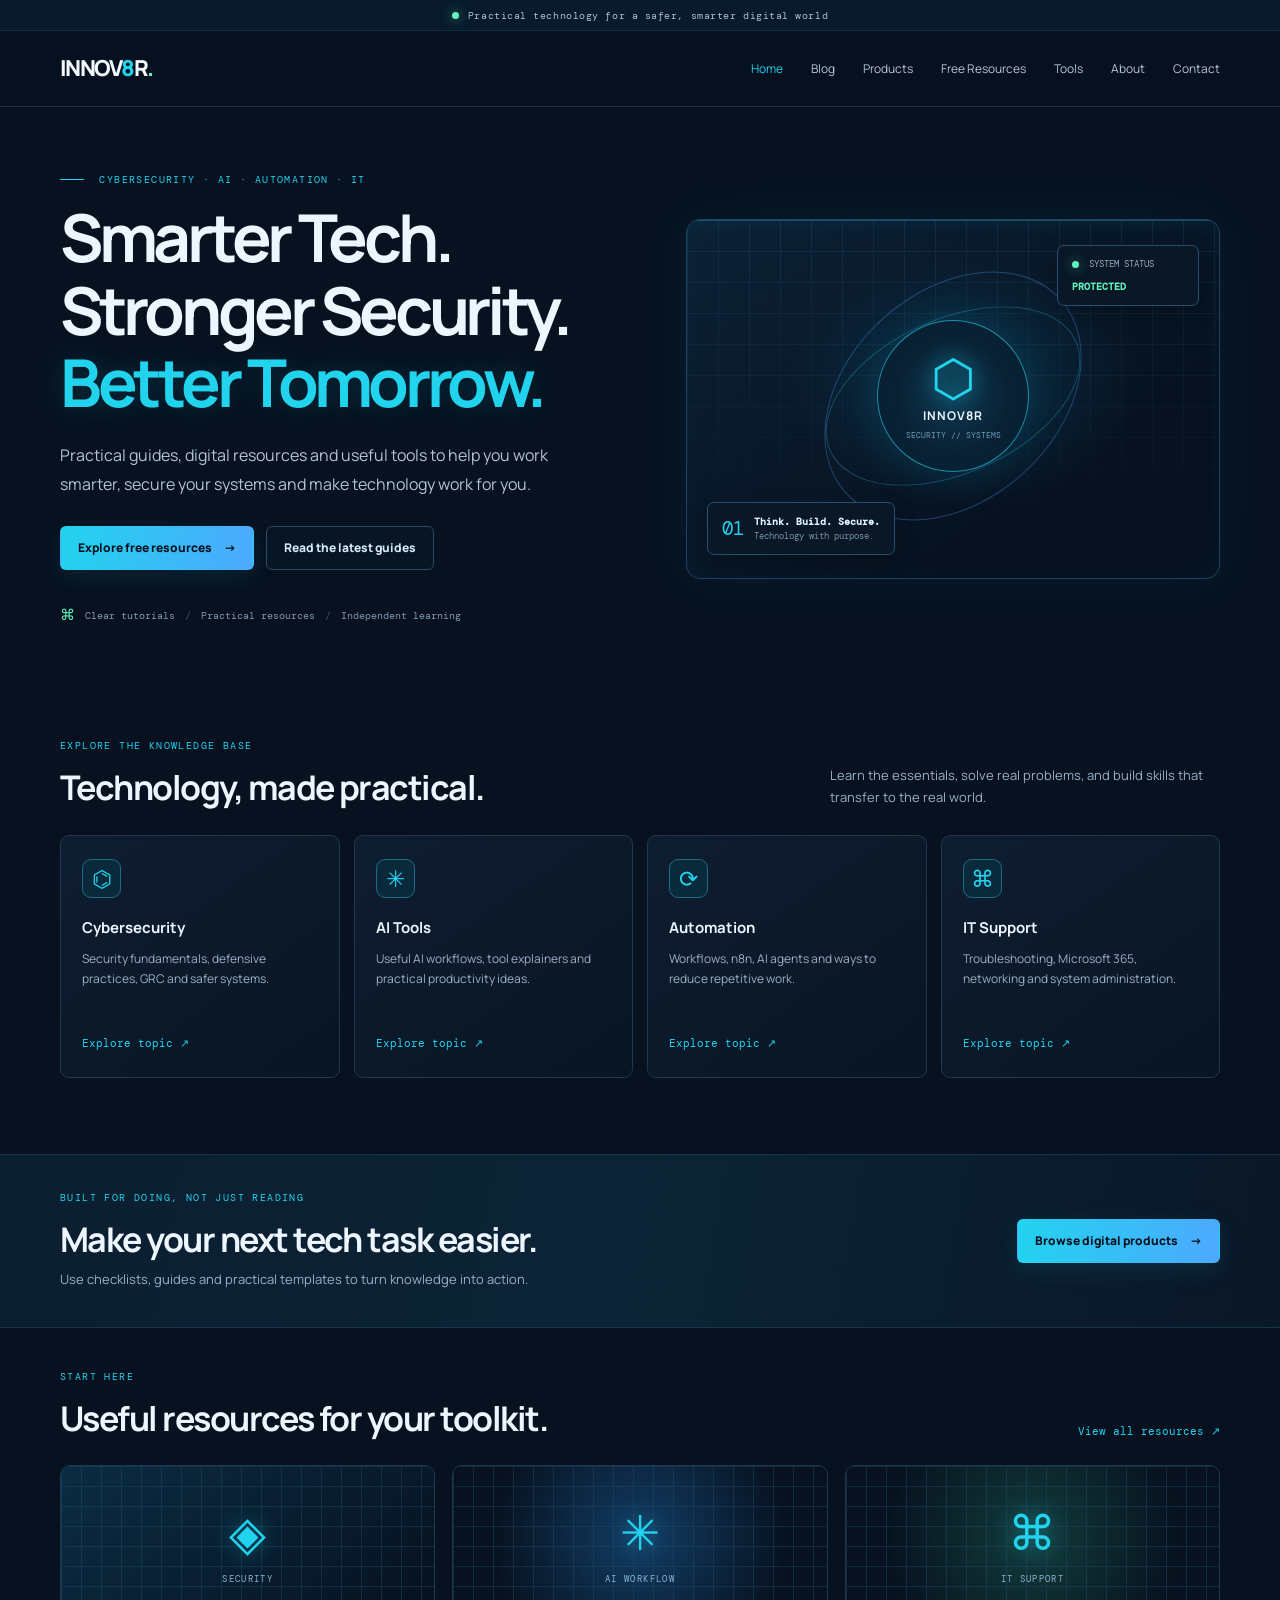
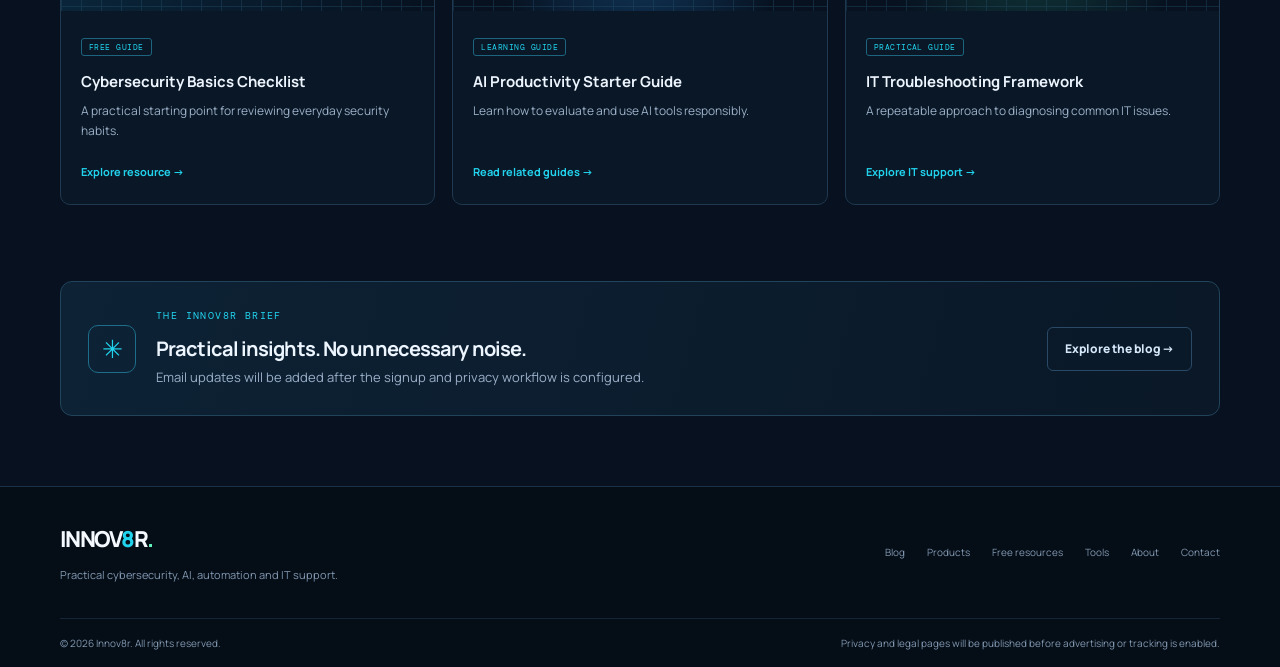
<file: index.html>
<!doctype html>
<html lang="en">
<head>
  <meta charset="utf-8">
  <meta name="viewport" content="width=device-width, initial-scale=1">
  <meta name="description" content="Practical cybersecurity, AI, automation and IT support guides, tools and digital resources from Innov8r.">
  <meta name="theme-color" content="#07111f">
  <title>Innov8r — Smarter Tech. Stronger Security.</title>
  <link rel="stylesheet" href="/assets/css/style.css">
</head>
<body>
  <div class="announcement"><span class="pulse"></span> Practical technology for a safer, smarter digital world</div>
  
  <header class="site-header">
    <a class="brand" href="/" aria-label="Innov8r home">INNOV<span>8</span>R<span class="brand-dot">.</span></a>
    <button class="menu-toggle" aria-label="Toggle navigation" aria-expanded="false">☰</button>
    <nav class="nav" aria-label="Main navigation"><a href="/" class="active" aria-current="page">Home</a><a href="/blog/">Blog</a><a href="/products/">Products</a><a href="/resources/">Free Resources</a><a href="/tools/">Tools</a><a href="/about/">About</a><a href="/contact/">Contact</a></nav>
  </header>

  <main>
    <section class="hero container">
      <div class="hero-copy">
        <p class="eyebrow"><span class="eyebrow-line"></span> CYBERSECURITY · AI · AUTOMATION · IT</p>
        <h1>Smarter Tech.<br>Stronger Security.<br><span class="gradient-text">Better Tomorrow.</span></h1>
        <p class="hero-text">Practical guides, digital resources and useful tools to help you work smarter, secure your systems and make technology work for you.</p>
        <div class="hero-actions">
          <a class="button button-primary" href="/free-resources/">Explore free resources <span aria-hidden="true">→</span></a>
          <a class="button button-ghost" href="/blog/">Read the latest guides</a>
        </div>
        <div class="hero-proof"><span class="proof-icon">⌘</span><span>Clear tutorials</span><span class="proof-sep">/</span><span>Practical resources</span><span class="proof-sep">/</span><span>Independent learning</span></div>
      </div>
      <div class="hero-visual" aria-label="Abstract cybersecurity dashboard illustration">
        <div class="visual-grid"></div>
        <div class="orbit orbit-one"></div><div class="orbit orbit-two"></div>
        <div class="core-shield"><span>⬡</span><b>INNOV8R</b><small>SECURITY // SYSTEMS</small></div>
        <div class="float-card float-card-top"><span class="status-dot"></span> SYSTEM STATUS <strong>PROTECTED</strong></div>
        <div class="float-card float-card-bottom"><span class="mini-code">01</span><div><strong>Think. Build. Secure.</strong><small>Technology with purpose.</small></div></div>
        <div class="scanline"></div>
      </div>
    </section>

    <section class="container section">
      <div class="section-heading">
        <div><p class="eyebrow">EXPLORE THE KNOWLEDGE BASE</p><h2>Technology, made practical.</h2></div>
        <p class="section-intro">Learn the essentials, solve real problems, and build skills that transfer to the real world.</p>
      </div>
      <div class="topic-grid">
        <a class="topic-card" href="/blog/#cybersecurity"><span class="topic-icon">⌬</span><h3>Cybersecurity</h3><p>Security fundamentals, defensive practices, GRC and safer systems.</p><span class="card-link">Explore topic ↗</span></a>
        <a class="topic-card" href="/blog/#ai"><span class="topic-icon">✳</span><h3>AI Tools</h3><p>Useful AI workflows, tool explainers and practical productivity ideas.</p><span class="card-link">Explore topic ↗</span></a>
        <a class="topic-card" href="/blog/#automation"><span class="topic-icon">⟳</span><h3>Automation</h3><p>Workflows, n8n, AI agents and ways to reduce repetitive work.</p><span class="card-link">Explore topic ↗</span></a>
        <a class="topic-card" href="/blog/#it-support"><span class="topic-icon">⌘</span><h3>IT Support</h3><p>Troubleshooting, Microsoft 365, networking and system administration.</p><span class="card-link">Explore topic ↗</span></a>
      </div>
    </section>

    <section class="feature-band">
      <div class="container feature-inner">
        <div><p class="eyebrow">BUILT FOR DOING, NOT JUST READING</p><h2>Make your next tech task easier.</h2><p class="muted">Use checklists, guides and practical templates to turn knowledge into action.</p></div>
        <a class="button button-primary" href="/products/">Browse digital products <span aria-hidden="true">→</span></a>
      </div>
    </section>

    <section class="container section">
      <div class="section-heading">
        <div><p class="eyebrow">START HERE</p><h2>Useful resources for your toolkit.</h2></div>
        <a class="text-link" href="/free-resources/">View all resources ↗</a>
      </div>
      <div class="resource-grid">
        <article class="resource-card"><div class="resource-art art-lock"><span>◈</span><small>SECURITY</small></div><div class="resource-content"><span class="pill">FREE GUIDE</span><h3>Cybersecurity Basics Checklist</h3><p>A practical starting point for reviewing everyday security habits.</p><a href="/free-resources/">Explore resource →</a></div></article>
        <article class="resource-card"><div class="resource-art art-ai"><span>✳</span><small>AI WORKFLOW</small></div><div class="resource-content"><span class="pill">LEARNING GUIDE</span><h3>AI Productivity Starter Guide</h3><p>Learn how to evaluate and use AI tools responsibly.</p><a href="/blog/#ai">Read related guides →</a></div></article>
        <article class="resource-card"><div class="resource-art art-network"><span>⌘</span><small>IT SUPPORT</small></div><div class="resource-content"><span class="pill">PRACTICAL GUIDE</span><h3>IT Troubleshooting Framework</h3><p>A repeatable approach to diagnosing common IT issues.</p><a href="/blog/#it-support">Explore IT support →</a></div></article>
      </div>
    </section>

    <section class="container newsletter">
      <div class="newsletter-mark">✳</div><div><p class="eyebrow">THE INNOV8R BRIEF</p><h2>Practical insights. No unnecessary noise.</h2><p class="muted">Email updates will be added after the signup and privacy workflow is configured.</p></div><a class="button button-ghost" href="/blog/">Explore the blog →</a>
    </section>
  </main>

  <footer class="site-footer">
    <div class="container footer-main">
      <div><a class="brand" href="/" aria-label="Innov8r home">INNOV<span>8</span>R<span class="brand-dot">.</span></a><p>Practical cybersecurity, AI, automation and IT support.</p></div>
      <div class="footer-links"><a href="/blog/">Blog</a><a href="/products/">Products</a><a href="/resources/">Free resources</a><a href="/tools/">Tools</a><a href="/about/">About</a><a href="/contact/">Contact</a></div>
    </div>
    <div class="container footer-bottom"><span>© 2026 Innov8r. All rights reserved.</span><span>Privacy and legal pages will be published before advertising or tracking is enabled.</span></div>
  </footer>
<script>
    const toggle = document.querySelector('.menu-toggle');
    const nav = document.querySelector('.nav');
    if (toggle && nav) {
      toggle.addEventListener('click', () => {
        const open = nav.classList.toggle('nav-open');
        toggle.setAttribute('aria-expanded', String(open));
      });
    }
  </script>
</body>
</html>
</file>
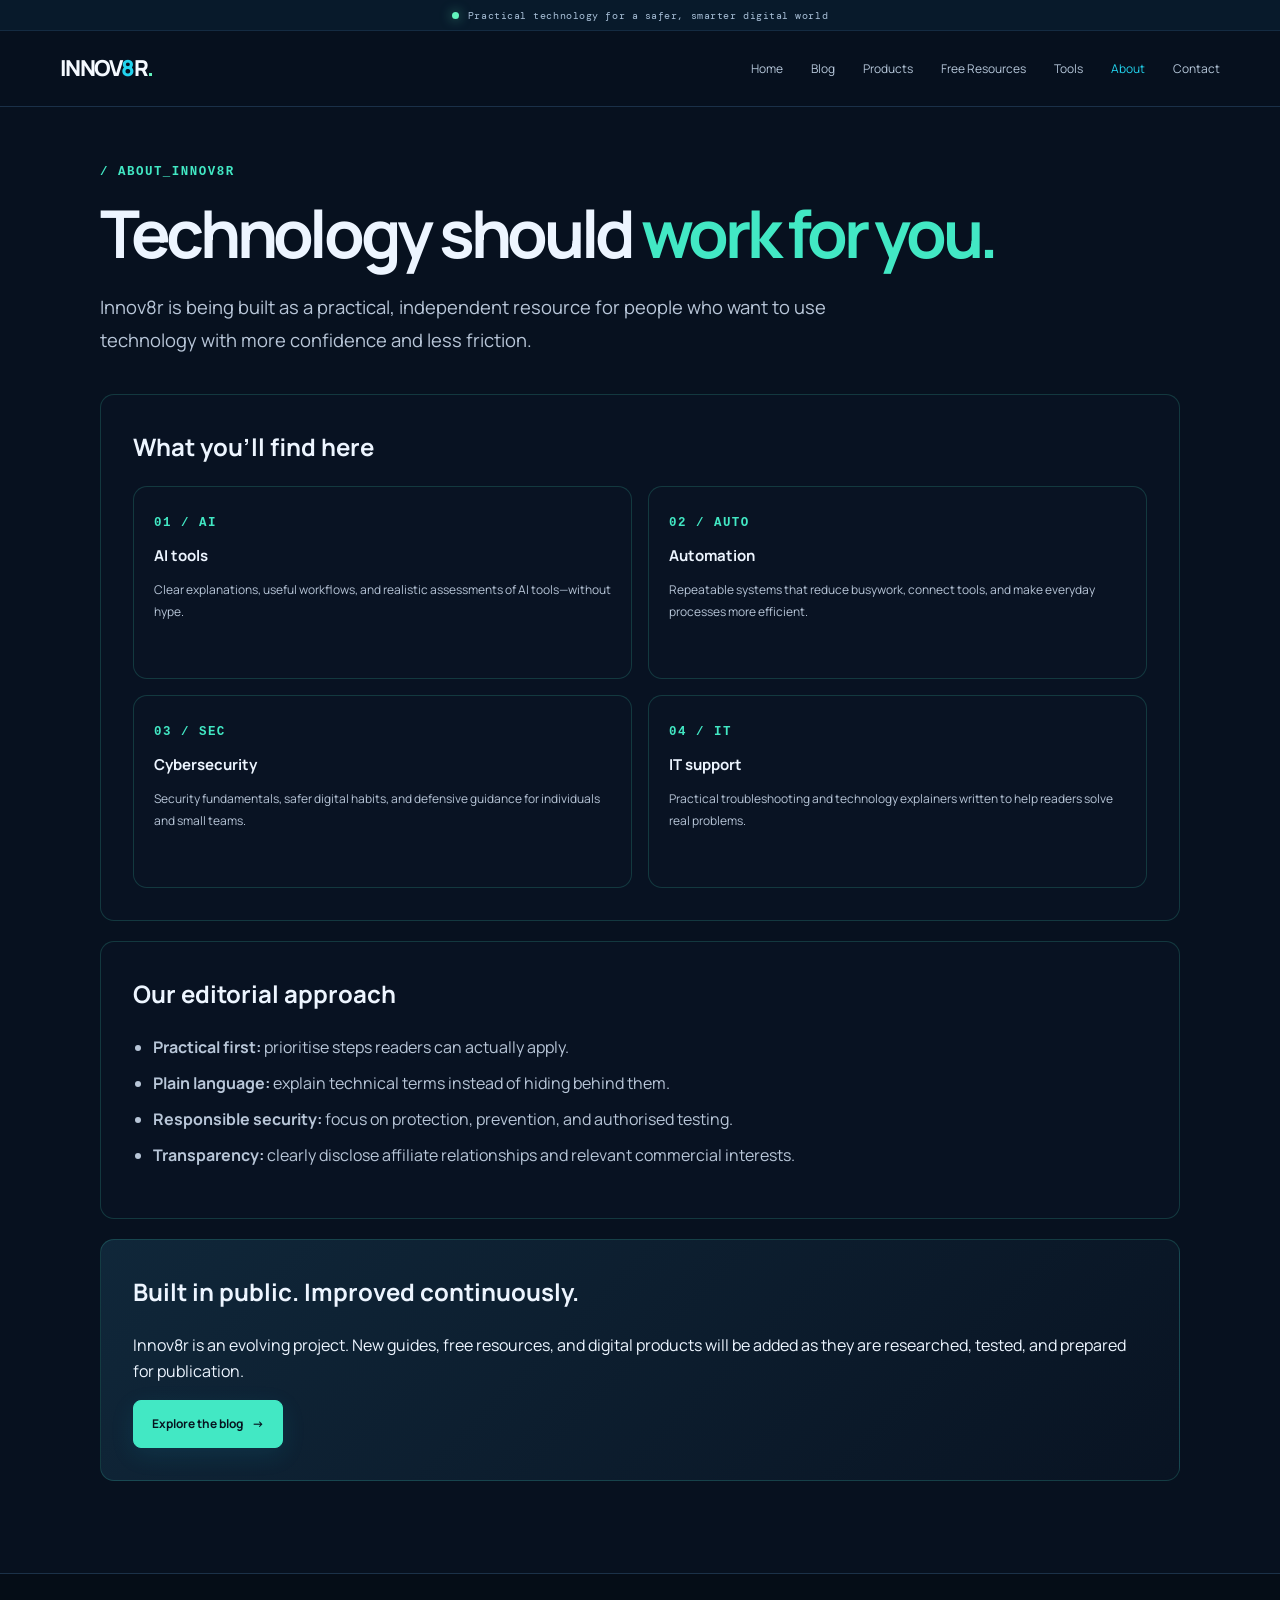
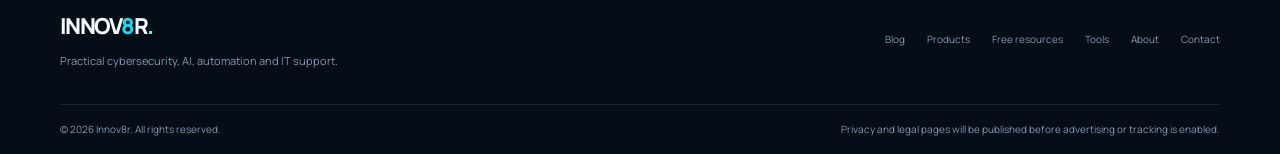
<file: about/index.html>
<!doctype html>
<html lang="en">
<head>
  <meta charset="utf-8">
  <meta name="viewport" content="width=device-width, initial-scale=1">
  <meta name="description" content="Learn about Innov8r: practical technology, AI, automation, cybersecurity, and IT support guides.">
  <title>About | Innov8r</title>
  <link rel="stylesheet" href="/assets/css/style.css">
  <link rel="stylesheet" href="/assets/css/batch2.css">
</head>
<body>
  <div class="announcement"><span class="pulse"></span> Practical technology for a safer, smarter digital world</div>
  
  <header class="site-header">
    <a class="brand" href="/" aria-label="Innov8r home">INNOV<span>8</span>R<span class="brand-dot">.</span></a>
    <button class="menu-toggle" aria-label="Toggle navigation" aria-expanded="false">☰</button>
    <nav class="nav" aria-label="Main navigation"><a href="/">Home</a><a href="/blog/">Blog</a><a href="/products/">Products</a><a href="/resources/">Free Resources</a><a href="/tools/">Tools</a><a href="/about/" class="active" aria-current="page">About</a><a href="/contact/">Contact</a></nav>
  </header>
  <main class="container page-shell">
    <p class="eyebrow">/ ABOUT_INNOV8R</p>
    <h1>Technology should <span class="accent-text">work for you.</span></h1>
    <p class="lead">Innov8r is being built as a practical, independent resource for people who want to use technology with more confidence and less friction.</p>
    <section class="info-panel">
      <h2>What you'll find here</h2>
      <div class="topic-grid">
        <article class="topic-card"><span class="topic-code">01 / AI</span><h3>AI tools</h3><p>Clear explanations, useful workflows, and realistic assessments of AI tools—without hype.</p></article>
        <article class="topic-card"><span class="topic-code">02 / AUTO</span><h3>Automation</h3><p>Repeatable systems that reduce busywork, connect tools, and make everyday processes more efficient.</p></article>
        <article class="topic-card"><span class="topic-code">03 / SEC</span><h3>Cybersecurity</h3><p>Security fundamentals, safer digital habits, and defensive guidance for individuals and small teams.</p></article>
        <article class="topic-card"><span class="topic-code">04 / IT</span><h3>IT support</h3><p>Practical troubleshooting and technology explainers written to help readers solve real problems.</p></article>
      </div>
    </section>
    <section class="info-panel">
      <h2>Our editorial approach</h2>
      <ul class="clean-list">
        <li><strong>Practical first:</strong> prioritise steps readers can actually apply.</li>
        <li><strong>Plain language:</strong> explain technical terms instead of hiding behind them.</li>
        <li><strong>Responsible security:</strong> focus on protection, prevention, and authorised testing.</li>
        <li><strong>Transparency:</strong> clearly disclose affiliate relationships and relevant commercial interests.</li>
      </ul>
    </section>
    <section class="callout-panel">
      <h2>Built in public. Improved continuously.</h2>
      <p>Innov8r is an evolving project. New guides, free resources, and digital products will be added as they are researched, tested, and prepared for publication.</p>
      <a class="button button-primary" href="/blog/">Explore the blog <span aria-hidden="true">→</span></a>
    </section>
  </main>
  <footer class="site-footer">
    <div class="container footer-main">
      <div><a class="brand" href="/" aria-label="Innov8r home">INNOV<span>8</span>R<span class="brand-dot">.</span></a><p>Practical cybersecurity, AI, automation and IT support.</p></div>
      <div class="footer-links"><a href="/blog/">Blog</a><a href="/products/">Products</a><a href="/resources/">Free resources</a><a href="/tools/">Tools</a><a href="/about/">About</a><a href="/contact/">Contact</a></div>
    </div>
    <div class="container footer-bottom"><span>© 2026 Innov8r. All rights reserved.</span><span>Privacy and legal pages will be published before advertising or tracking is enabled.</span></div>
  </footer>
<script>
    const toggle = document.querySelector('.menu-toggle');
    const nav = document.querySelector('.nav');
    if (toggle && nav) {
      toggle.addEventListener('click', () => {
        const open = nav.classList.toggle('nav-open');
        toggle.setAttribute('aria-expanded', String(open));
      });
    }
  </script>
</body>
</html>
</file>
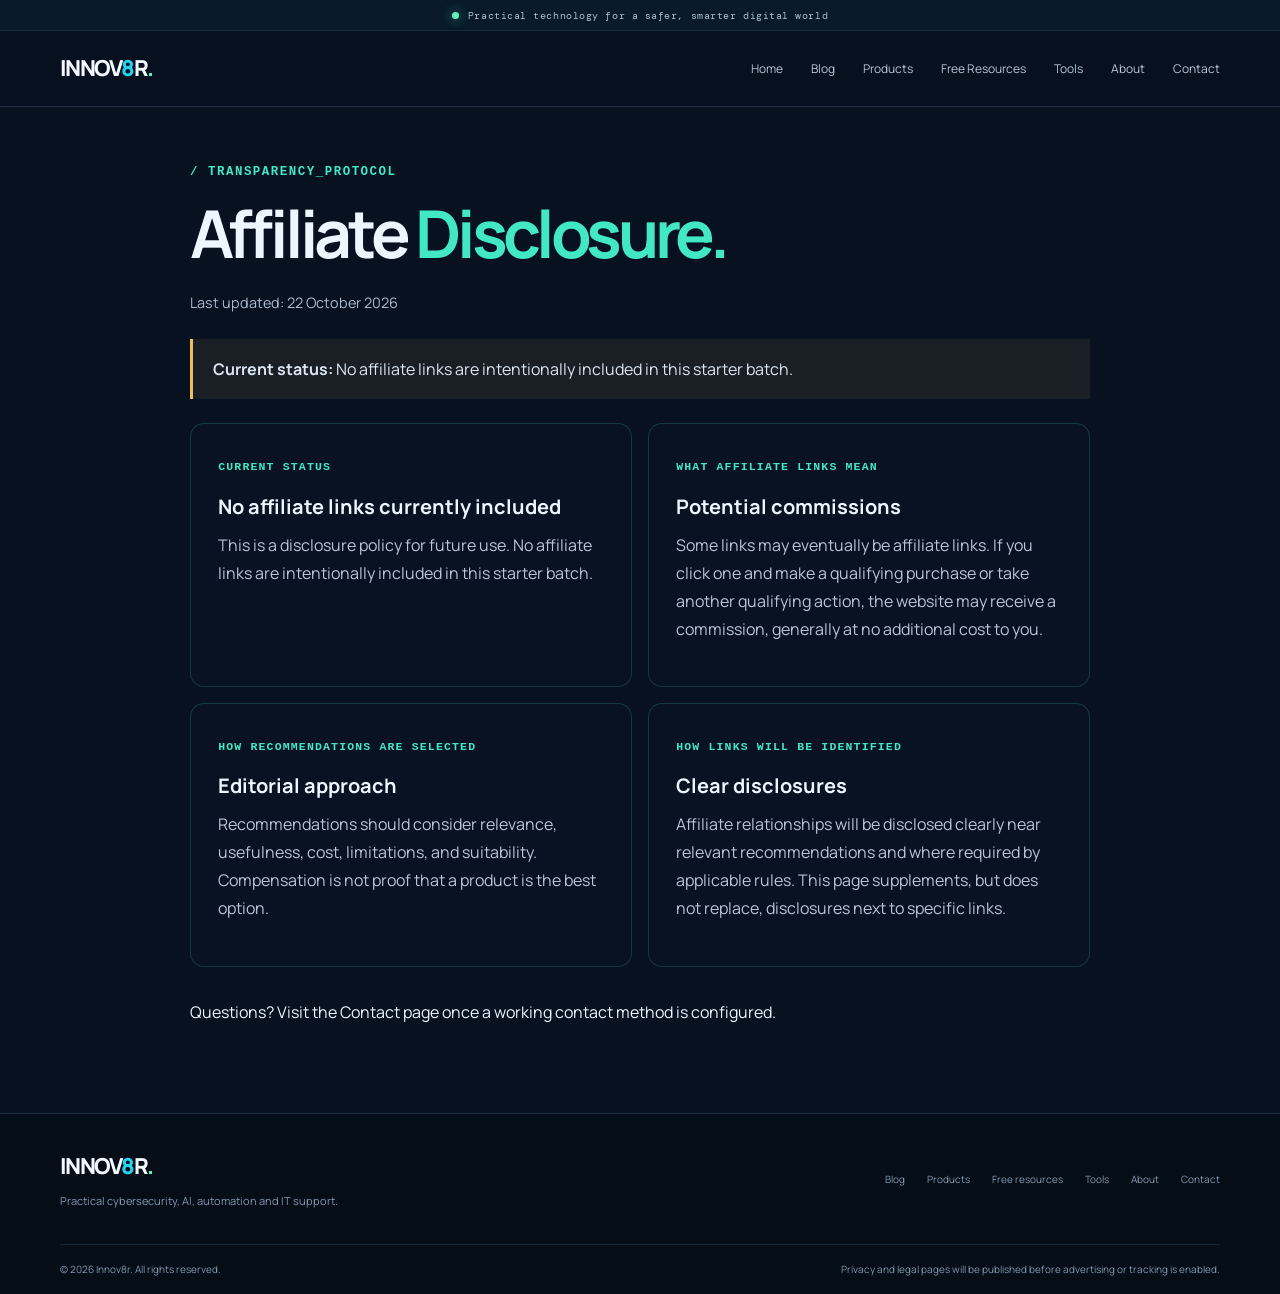
<file: affiliate-disclosure/index.html>
<!doctype html>
<html lang="en"><head><meta charset="utf-8"><meta name="viewport" content="width=device-width, initial-scale=1">
<meta name="description" content="Affiliate Disclosure on Innov8r.net.">
<title>Affiliate Disclosure | Innov8r</title>
<link rel="stylesheet" href="/assets/css/style.css"><link rel="stylesheet" href="/assets/css/batch2.css"><link rel="stylesheet" href="/assets/css/batch3.css"></head>
<body><div class="announcement"><span class="pulse"></span> Practical technology for a safer, smarter digital world</div>
  
  <header class="site-header">
    <a class="brand" href="/" aria-label="Innov8r home">INNOV<span>8</span>R<span class="brand-dot">.</span></a>
    <button class="menu-toggle" aria-label="Toggle navigation" aria-expanded="false">☰</button>
    <nav class="nav" aria-label="Main navigation"><a href="/">Home</a><a href="/blog/">Blog</a><a href="/products/">Products</a><a href="/resources/">Free Resources</a><a href="/tools/">Tools</a><a href="/about/">About</a><a href="/contact/">Contact</a></nav>
  </header>
<main class="container page-shell legal-page">
<p class="eyebrow">/ TRANSPARENCY_PROTOCOL</p><h1>Affiliate <span class="accent-text">Disclosure.</span></h1><p class="legal-updated">Last updated: 22 October 2026</p><div class="notice-panel"><strong>Current status:</strong> No affiliate links are intentionally included in this starter batch.</div>
<div class="resource-grid"><article class="resource-card"><span class="resource-tag">CURRENT STATUS</span><h2>No affiliate links currently included</h2><p>This is a disclosure policy for future use. No affiliate links are intentionally included in this starter batch.</p></article><article class="resource-card"><span class="resource-tag">WHAT AFFILIATE LINKS MEAN</span><h2>Potential commissions</h2><p>Some links may eventually be affiliate links. If you click one and make a qualifying purchase or take another qualifying action, the website may receive a commission, generally at no additional cost to you.</p></article><article class="resource-card"><span class="resource-tag">HOW RECOMMENDATIONS ARE SELECTED</span><h2>Editorial approach</h2><p>Recommendations should consider relevance, usefulness, cost, limitations, and suitability. Compensation is not proof that a product is the best option.</p></article><article class="resource-card"><span class="resource-tag">HOW LINKS WILL BE IDENTIFIED</span><h2>Clear disclosures</h2><p>Affiliate relationships will be disclosed clearly near relevant recommendations and where required by applicable rules. This page supplements, but does not replace, disclosures next to specific links.</p></article></div><p>Questions? Visit the <a href="/contact/">Contact page</a> once a working contact method is configured.</p>
</main><footer class="site-footer">
    <div class="container footer-main">
      <div><a class="brand" href="/" aria-label="Innov8r home">INNOV<span>8</span>R<span class="brand-dot">.</span></a><p>Practical cybersecurity, AI, automation and IT support.</p></div>
      <div class="footer-links"><a href="/blog/">Blog</a><a href="/products/">Products</a><a href="/resources/">Free resources</a><a href="/tools/">Tools</a><a href="/about/">About</a><a href="/contact/">Contact</a></div>
    </div>
    <div class="container footer-bottom"><span>© 2026 Innov8r. All rights reserved.</span><span>Privacy and legal pages will be published before advertising or tracking is enabled.</span></div>
  </footer><script>
    const toggle = document.querySelector('.menu-toggle');
    const nav = document.querySelector('.nav');
    if (toggle && nav) {
      toggle.addEventListener('click', () => {
        const open = nav.classList.toggle('nav-open');
        toggle.setAttribute('aria-expanded', String(open));
      });
    }
  </script>
</body></html>
</file>
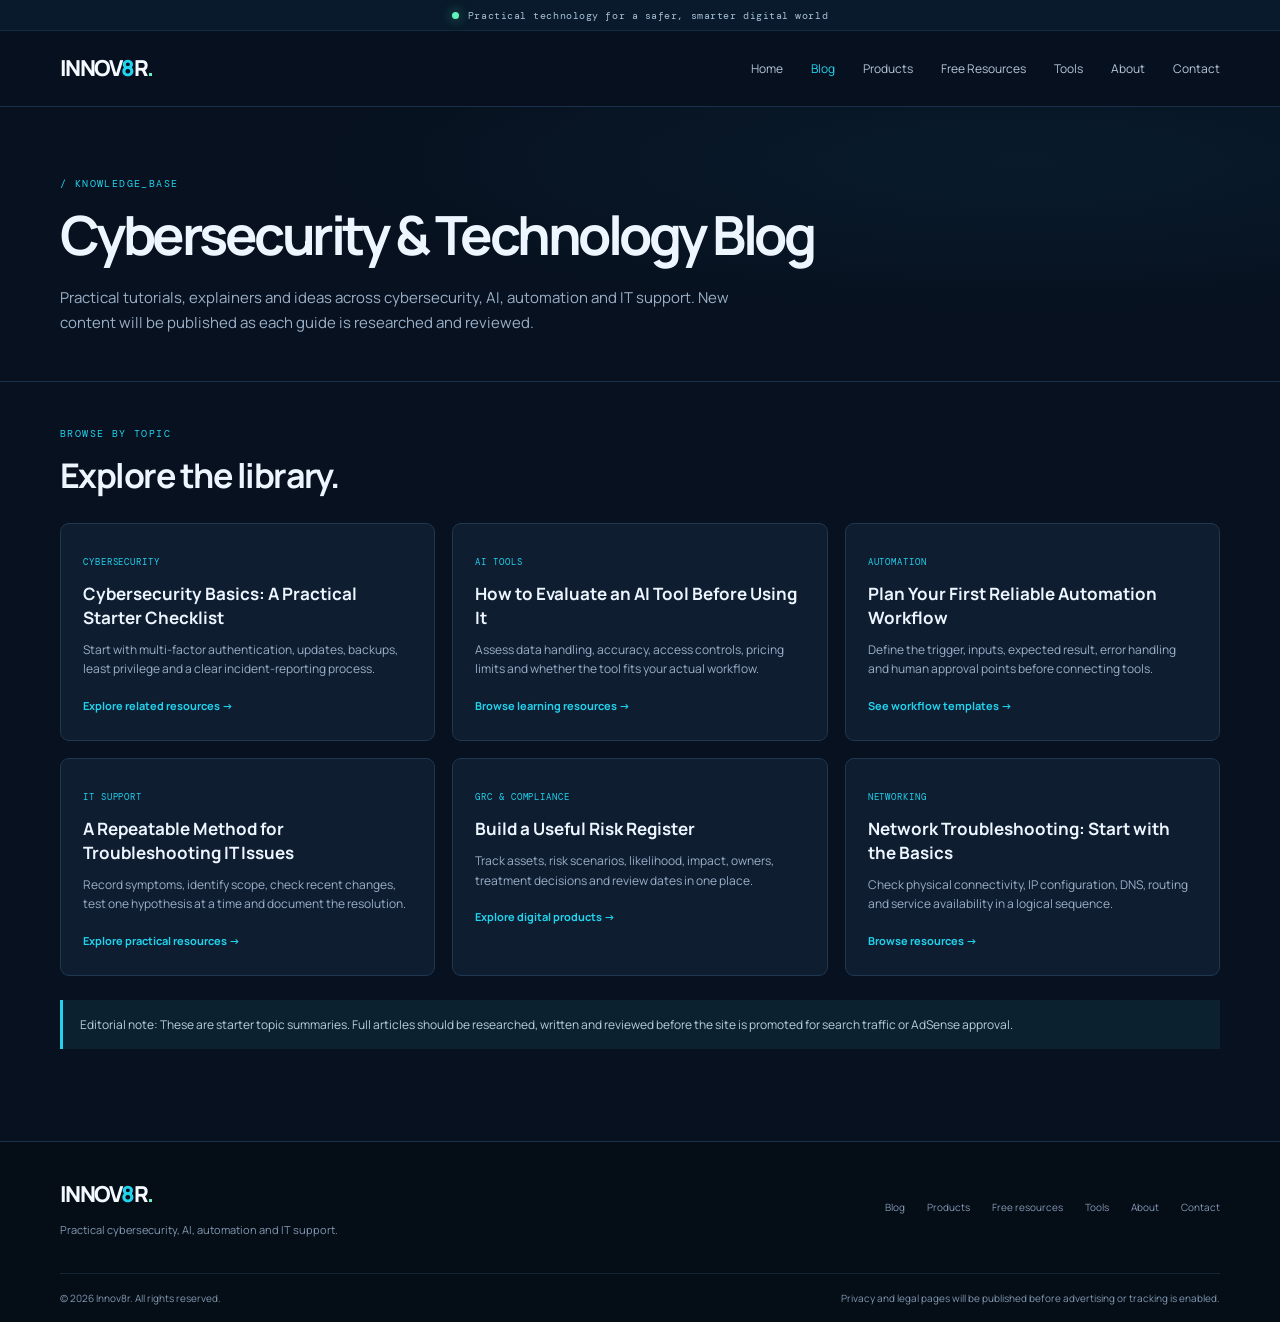
<file: blog/index.html>
<!doctype html>
<html lang="en">
<head>
  <meta charset="utf-8"><meta name="viewport" content="width=device-width, initial-scale=1">
  <meta name="description" content="Practical articles and tutorials about cybersecurity, AI tools, automation and IT support.">
  <meta name="theme-color" content="#07111f"><title>Blog — Innov8r</title><link rel="stylesheet" href="/assets/css/style.css">
</head>
<body>
  <div class="announcement"><span class="pulse"></span> Practical technology for a safer, smarter digital world</div>
  
  <header class="site-header">
    <a class="brand" href="/" aria-label="Innov8r home">INNOV<span>8</span>R<span class="brand-dot">.</span></a>
    <button class="menu-toggle" aria-label="Toggle navigation" aria-expanded="false">☰</button>
    <nav class="nav" aria-label="Main navigation"><a href="/">Home</a><a href="/blog/" class="active" aria-current="page">Blog</a><a href="/products/">Products</a><a href="/resources/">Free Resources</a><a href="/tools/">Tools</a><a href="/about/">About</a><a href="/contact/">Contact</a></nav>
  </header>
  <main>
    <section class="page-hero"><div class="container"><p class="eyebrow">/ KNOWLEDGE_BASE</p><h1>Cybersecurity & Technology Blog</h1><p>Practical tutorials, explainers and ideas across cybersecurity, AI, automation and IT support. New content will be published as each guide is researched and reviewed.</p></div></section>
    <section class="container content-section">
      <div class="section-heading"><div><p class="eyebrow">BROWSE BY TOPIC</p><h2>Explore the library.</h2></div></div>
      <div class="content-grid">
        <article class="content-card" id="cybersecurity"><span class="category">CYBERSECURITY</span><h2>Cybersecurity Basics: A Practical Starter Checklist</h2><p>Start with multi-factor authentication, updates, backups, least privilege and a clear incident-reporting process.</p><a href="/free-resources/">Explore related resources →</a></article>
        <article class="content-card" id="ai"><span class="category">AI TOOLS</span><h2>How to Evaluate an AI Tool Before Using It</h2><p>Assess data handling, accuracy, access controls, pricing limits and whether the tool fits your actual workflow.</p><a href="/free-resources/">Browse learning resources →</a></article>
        <article class="content-card" id="automation"><span class="category">AUTOMATION</span><h2>Plan Your First Reliable Automation Workflow</h2><p>Define the trigger, inputs, expected result, error handling and human approval points before connecting tools.</p><a href="/products/">See workflow templates →</a></article>
        <article class="content-card" id="it-support"><span class="category">IT SUPPORT</span><h2>A Repeatable Method for Troubleshooting IT Issues</h2><p>Record symptoms, identify scope, check recent changes, test one hypothesis at a time and document the resolution.</p><a href="/free-resources/">Explore practical resources →</a></article>
        <article class="content-card"><span class="category">GRC & COMPLIANCE</span><h2>Build a Useful Risk Register</h2><p>Track assets, risk scenarios, likelihood, impact, owners, treatment decisions and review dates in one place.</p><a href="/products/">Explore digital products →</a></article>
        <article class="content-card"><span class="category">NETWORKING</span><h2>Network Troubleshooting: Start with the Basics</h2><p>Check physical connectivity, IP configuration, DNS, routing and service availability in a logical sequence.</p><a href="/free-resources/">Browse resources →</a></article>
      </div>
      <p class="notice" style="margin-top:24px">Editorial note: These are starter topic summaries. Full articles should be researched, written and reviewed before the site is promoted for search traffic or AdSense approval.</p>
    </section>
  </main>
  <footer class="site-footer">
    <div class="container footer-main">
      <div><a class="brand" href="/" aria-label="Innov8r home">INNOV<span>8</span>R<span class="brand-dot">.</span></a><p>Practical cybersecurity, AI, automation and IT support.</p></div>
      <div class="footer-links"><a href="/blog/">Blog</a><a href="/products/">Products</a><a href="/resources/">Free resources</a><a href="/tools/">Tools</a><a href="/about/">About</a><a href="/contact/">Contact</a></div>
    </div>
    <div class="container footer-bottom"><span>© 2026 Innov8r. All rights reserved.</span><span>Privacy and legal pages will be published before advertising or tracking is enabled.</span></div>
  </footer>
  <script>const t=document.querySelector('.menu-toggle'),n=document.querySelector('.nav');t.addEventListener('click',()=>{const o=n.classList.toggle('nav-open');t.setAttribute('aria-expanded',String(o));});</script>
<script>
    const toggle = document.querySelector('.menu-toggle');
    const nav = document.querySelector('.nav');
    if (toggle && nav) {
      toggle.addEventListener('click', () => {
        const open = nav.classList.toggle('nav-open');
        toggle.setAttribute('aria-expanded', String(open));
      });
    }
  </script>
</body></html>
</file>
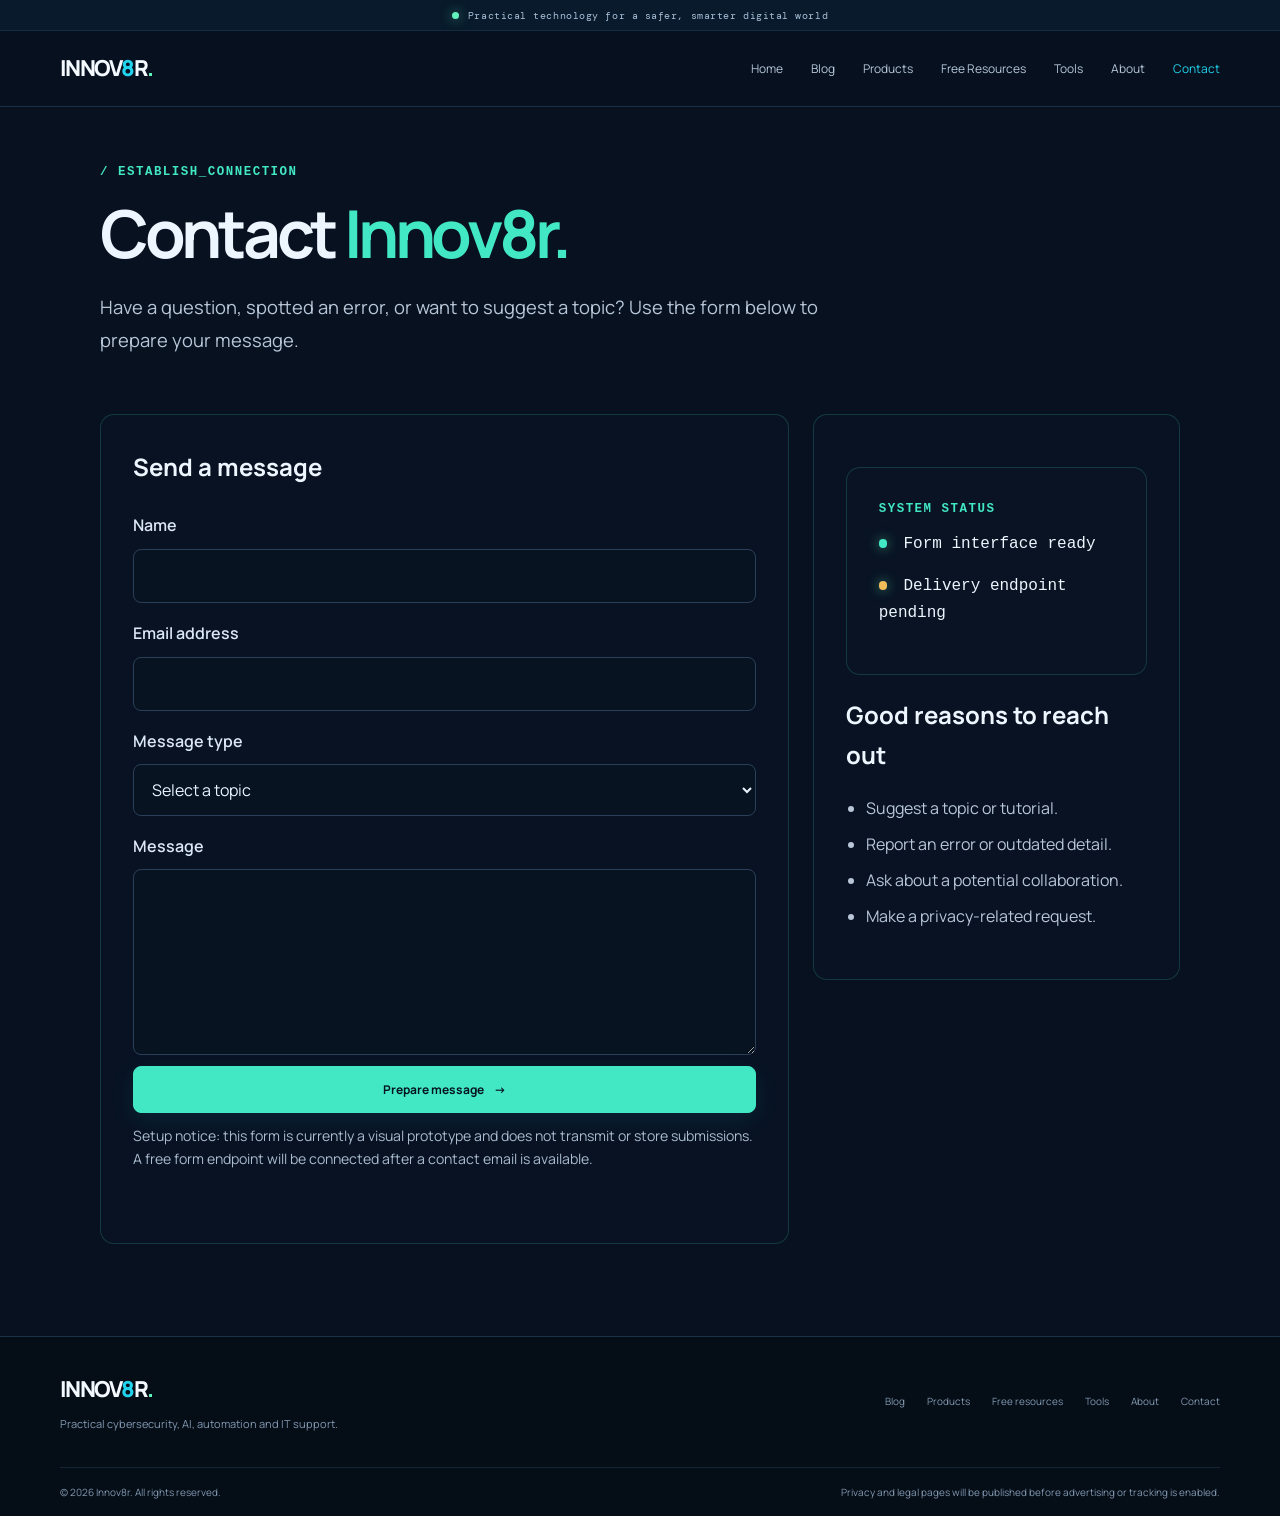
<file: contact/index.html>
<!doctype html>
<html lang="en">
<head>
  <meta charset="utf-8">
  <meta name="viewport" content="width=device-width, initial-scale=1">
  <meta name="description" content="Contact Innov8r with questions, corrections, collaboration ideas, or feedback.">
  <title>Contact | Innov8r</title>
  <link rel="stylesheet" href="/assets/css/style.css">
  <link rel="stylesheet" href="/assets/css/batch2.css">
</head>
<body>
  <div class="announcement"><span class="pulse"></span> Practical technology for a safer, smarter digital world</div>
  
  <header class="site-header">
    <a class="brand" href="/" aria-label="Innov8r home">INNOV<span>8</span>R<span class="brand-dot">.</span></a>
    <button class="menu-toggle" aria-label="Toggle navigation" aria-expanded="false">☰</button>
    <nav class="nav" aria-label="Main navigation"><a href="/">Home</a><a href="/blog/">Blog</a><a href="/products/">Products</a><a href="/resources/">Free Resources</a><a href="/tools/">Tools</a><a href="/about/">About</a><a href="/contact/" class="active" aria-current="page">Contact</a></nav>
  </header>
  <main class="container page-shell">
    <p class="eyebrow">/ ESTABLISH_CONNECTION</p>
    <h1>Contact <span class="accent-text">Innov8r.</span></h1>
    <p class="lead">Have a question, spotted an error, or want to suggest a topic? Use the form below to prepare your message.</p>
    <div class="contact-layout">
      <section class="info-panel">
        <h2>Send a message</h2>
        <form id="contact-form" class="contact-form">
          <label for="name">Name</label>
          <input id="name" name="name" type="text" autocomplete="name" maxlength="100" required>
          <label for="email">Email address</label>
          <input id="email" name="email" type="email" autocomplete="email" maxlength="254" required>
          <label for="topic">Message type</label>
          <select id="topic" name="topic" required>
            <option value="">Select a topic</option>
            <option>General question</option><option>Correction or feedback</option>
            <option>Partnership or collaboration</option><option>Privacy request</option><option>Other</option>
          </select>
          <label for="message">Message</label>
          <textarea id="message" name="message" rows="6" maxlength="5000" required></textarea>
          <button class="button button-primary" type="submit">Prepare message <span aria-hidden="true">→</span></button>
          <p class="form-note">Setup notice: this form is currently a visual prototype and does not transmit or store submissions. A free form endpoint will be connected after a contact email is available.</p>
          <p id="form-status" class="form-status" role="status" aria-live="polite"></p>
        </form>
      </section>
      <aside class="contact-aside">
        <div class="terminal-card"><p class="terminal-label">SYSTEM STATUS</p><p><span class="status-dot"></span> Form interface ready</p><p><span class="status-dot status-pending"></span> Delivery endpoint pending</p></div>
        <h2>Good reasons to reach out</h2>
        <ul class="clean-list"><li>Suggest a topic or tutorial.</li><li>Report an error or outdated detail.</li><li>Ask about a potential collaboration.</li><li>Make a privacy-related request.</li></ul>
      </aside>
    </div>
  </main>
  <footer class="site-footer">
    <div class="container footer-main">
      <div><a class="brand" href="/" aria-label="Innov8r home">INNOV<span>8</span>R<span class="brand-dot">.</span></a><p>Practical cybersecurity, AI, automation and IT support.</p></div>
      <div class="footer-links"><a href="/blog/">Blog</a><a href="/products/">Products</a><a href="/resources/">Free resources</a><a href="/tools/">Tools</a><a href="/about/">About</a><a href="/contact/">Contact</a></div>
    </div>
    <div class="container footer-bottom"><span>© 2026 Innov8r. All rights reserved.</span><span>Privacy and legal pages will be published before advertising or tracking is enabled.</span></div>
  </footer>
<script>
    const toggle = document.querySelector('.menu-toggle');
    const nav = document.querySelector('.nav');
    if (toggle && nav) {
      toggle.addEventListener('click', () => {
        const open = nav.classList.toggle('nav-open');
        toggle.setAttribute('aria-expanded', String(open));
      });
    }
  </script>
</body>
</html>
</file>
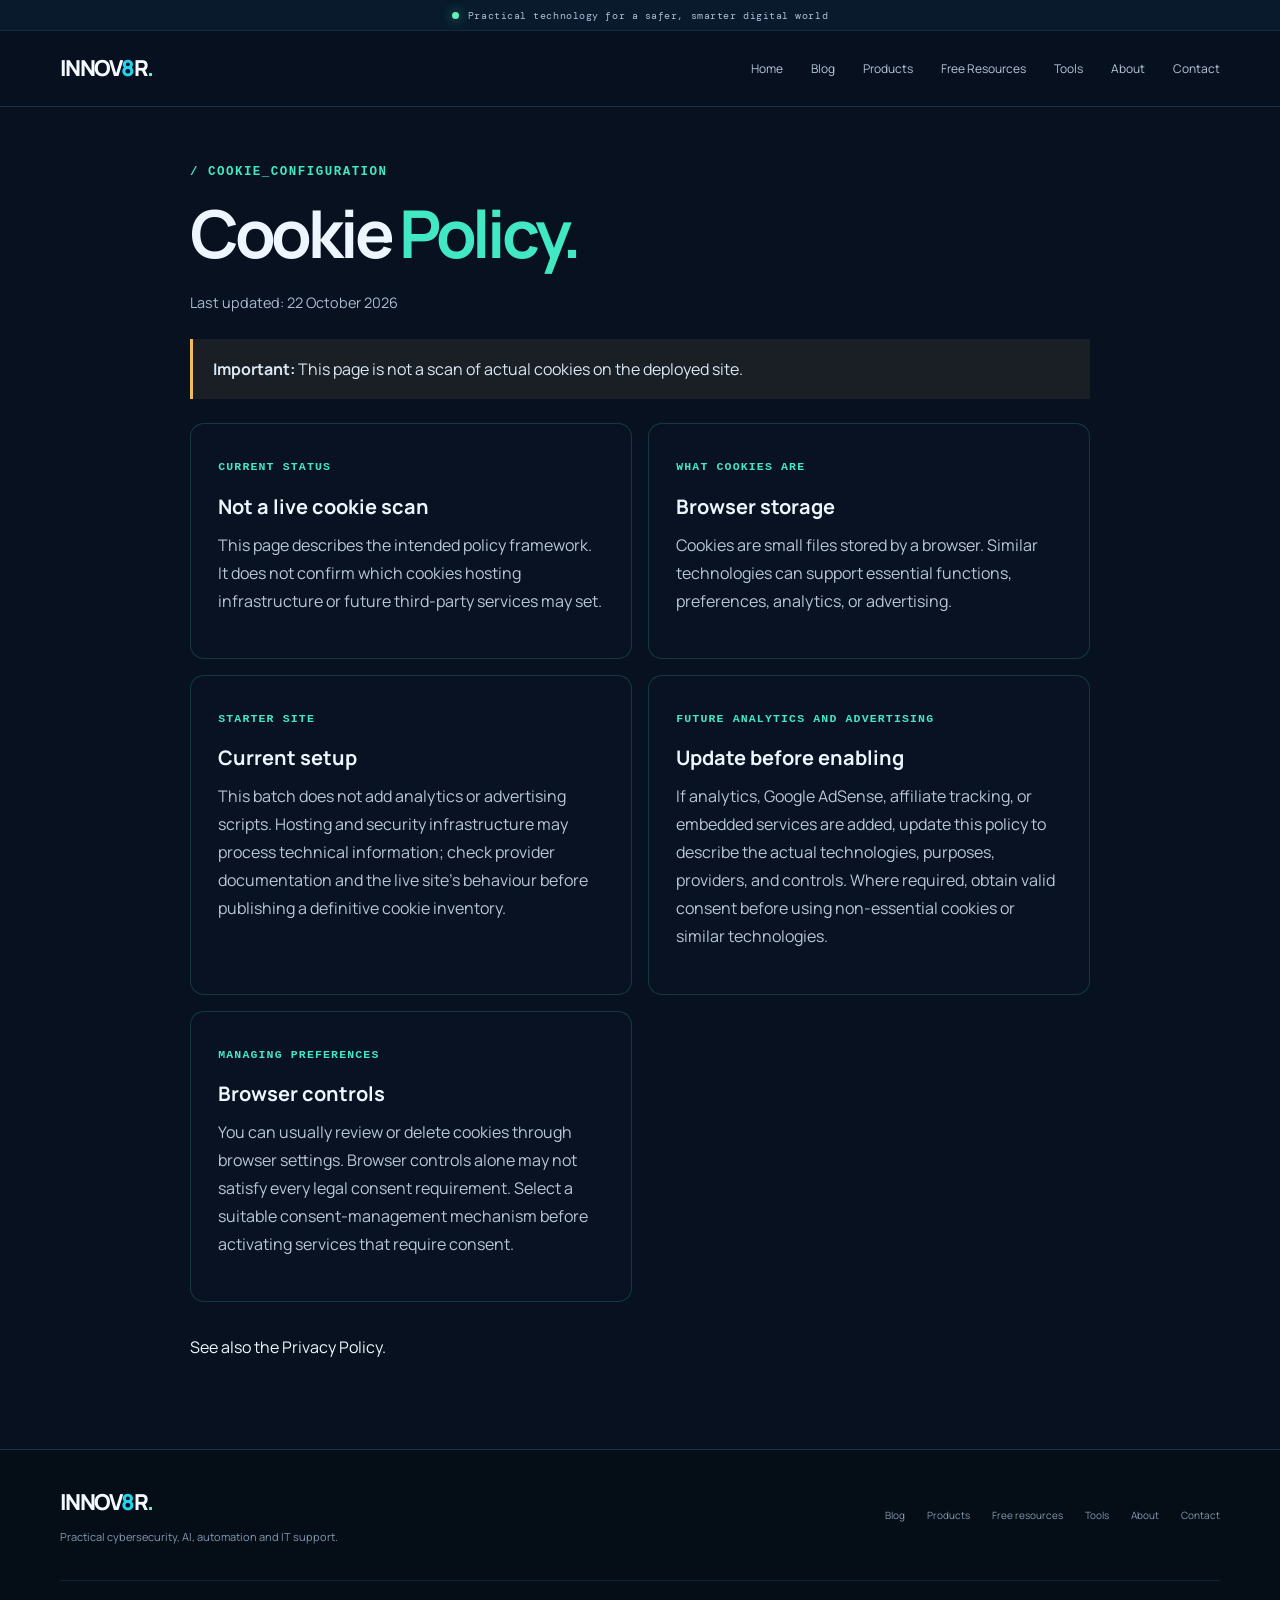
<file: cookies/index.html>
<!doctype html>
<html lang="en"><head><meta charset="utf-8"><meta name="viewport" content="width=device-width, initial-scale=1">
<meta name="description" content="Cookie Policy on Innov8r.net.">
<title>Cookie Policy | Innov8r</title>
<link rel="stylesheet" href="/assets/css/style.css"><link rel="stylesheet" href="/assets/css/batch2.css"><link rel="stylesheet" href="/assets/css/batch3.css"></head>
<body><div class="announcement"><span class="pulse"></span> Practical technology for a safer, smarter digital world</div>
  
  <header class="site-header">
    <a class="brand" href="/" aria-label="Innov8r home">INNOV<span>8</span>R<span class="brand-dot">.</span></a>
    <button class="menu-toggle" aria-label="Toggle navigation" aria-expanded="false">☰</button>
    <nav class="nav" aria-label="Main navigation"><a href="/">Home</a><a href="/blog/">Blog</a><a href="/products/">Products</a><a href="/resources/">Free Resources</a><a href="/tools/">Tools</a><a href="/about/">About</a><a href="/contact/">Contact</a></nav>
  </header>
<main class="container page-shell legal-page">
<p class="eyebrow">/ COOKIE_CONFIGURATION</p><h1>Cookie <span class="accent-text">Policy.</span></h1><p class="legal-updated">Last updated: 22 October 2026</p><div class="notice-panel"><strong>Important:</strong> This page is not a scan of actual cookies on the deployed site.</div>
<div class="resource-grid"><article class="resource-card"><span class="resource-tag">CURRENT STATUS</span><h2>Not a live cookie scan</h2><p>This page describes the intended policy framework. It does not confirm which cookies hosting infrastructure or future third-party services may set.</p></article><article class="resource-card"><span class="resource-tag">WHAT COOKIES ARE</span><h2>Browser storage</h2><p>Cookies are small files stored by a browser. Similar technologies can support essential functions, preferences, analytics, or advertising.</p></article><article class="resource-card"><span class="resource-tag">STARTER SITE</span><h2>Current setup</h2><p>This batch does not add analytics or advertising scripts. Hosting and security infrastructure may process technical information; check provider documentation and the live site&#x27;s behaviour before publishing a definitive cookie inventory.</p></article><article class="resource-card"><span class="resource-tag">FUTURE ANALYTICS AND ADVERTISING</span><h2>Update before enabling</h2><p>If analytics, Google AdSense, affiliate tracking, or embedded services are added, update this policy to describe the actual technologies, purposes, providers, and controls. Where required, obtain valid consent before using non-essential cookies or similar technologies.</p></article><article class="resource-card"><span class="resource-tag">MANAGING PREFERENCES</span><h2>Browser controls</h2><p>You can usually review or delete cookies through browser settings. Browser controls alone may not satisfy every legal consent requirement. Select a suitable consent-management mechanism before activating services that require consent.</p></article></div><p>See also the <a href="/privacy/">Privacy Policy</a>.</p>
</main><footer class="site-footer">
    <div class="container footer-main">
      <div><a class="brand" href="/" aria-label="Innov8r home">INNOV<span>8</span>R<span class="brand-dot">.</span></a><p>Practical cybersecurity, AI, automation and IT support.</p></div>
      <div class="footer-links"><a href="/blog/">Blog</a><a href="/products/">Products</a><a href="/resources/">Free resources</a><a href="/tools/">Tools</a><a href="/about/">About</a><a href="/contact/">Contact</a></div>
    </div>
    <div class="container footer-bottom"><span>© 2026 Innov8r. All rights reserved.</span><span>Privacy and legal pages will be published before advertising or tracking is enabled.</span></div>
  </footer><script>
    const toggle = document.querySelector('.menu-toggle');
    const nav = document.querySelector('.nav');
    if (toggle && nav) {
      toggle.addEventListener('click', () => {
        const open = nav.classList.toggle('nav-open');
        toggle.setAttribute('aria-expanded', String(open));
      });
    }
  </script>
</body></html>
</file>
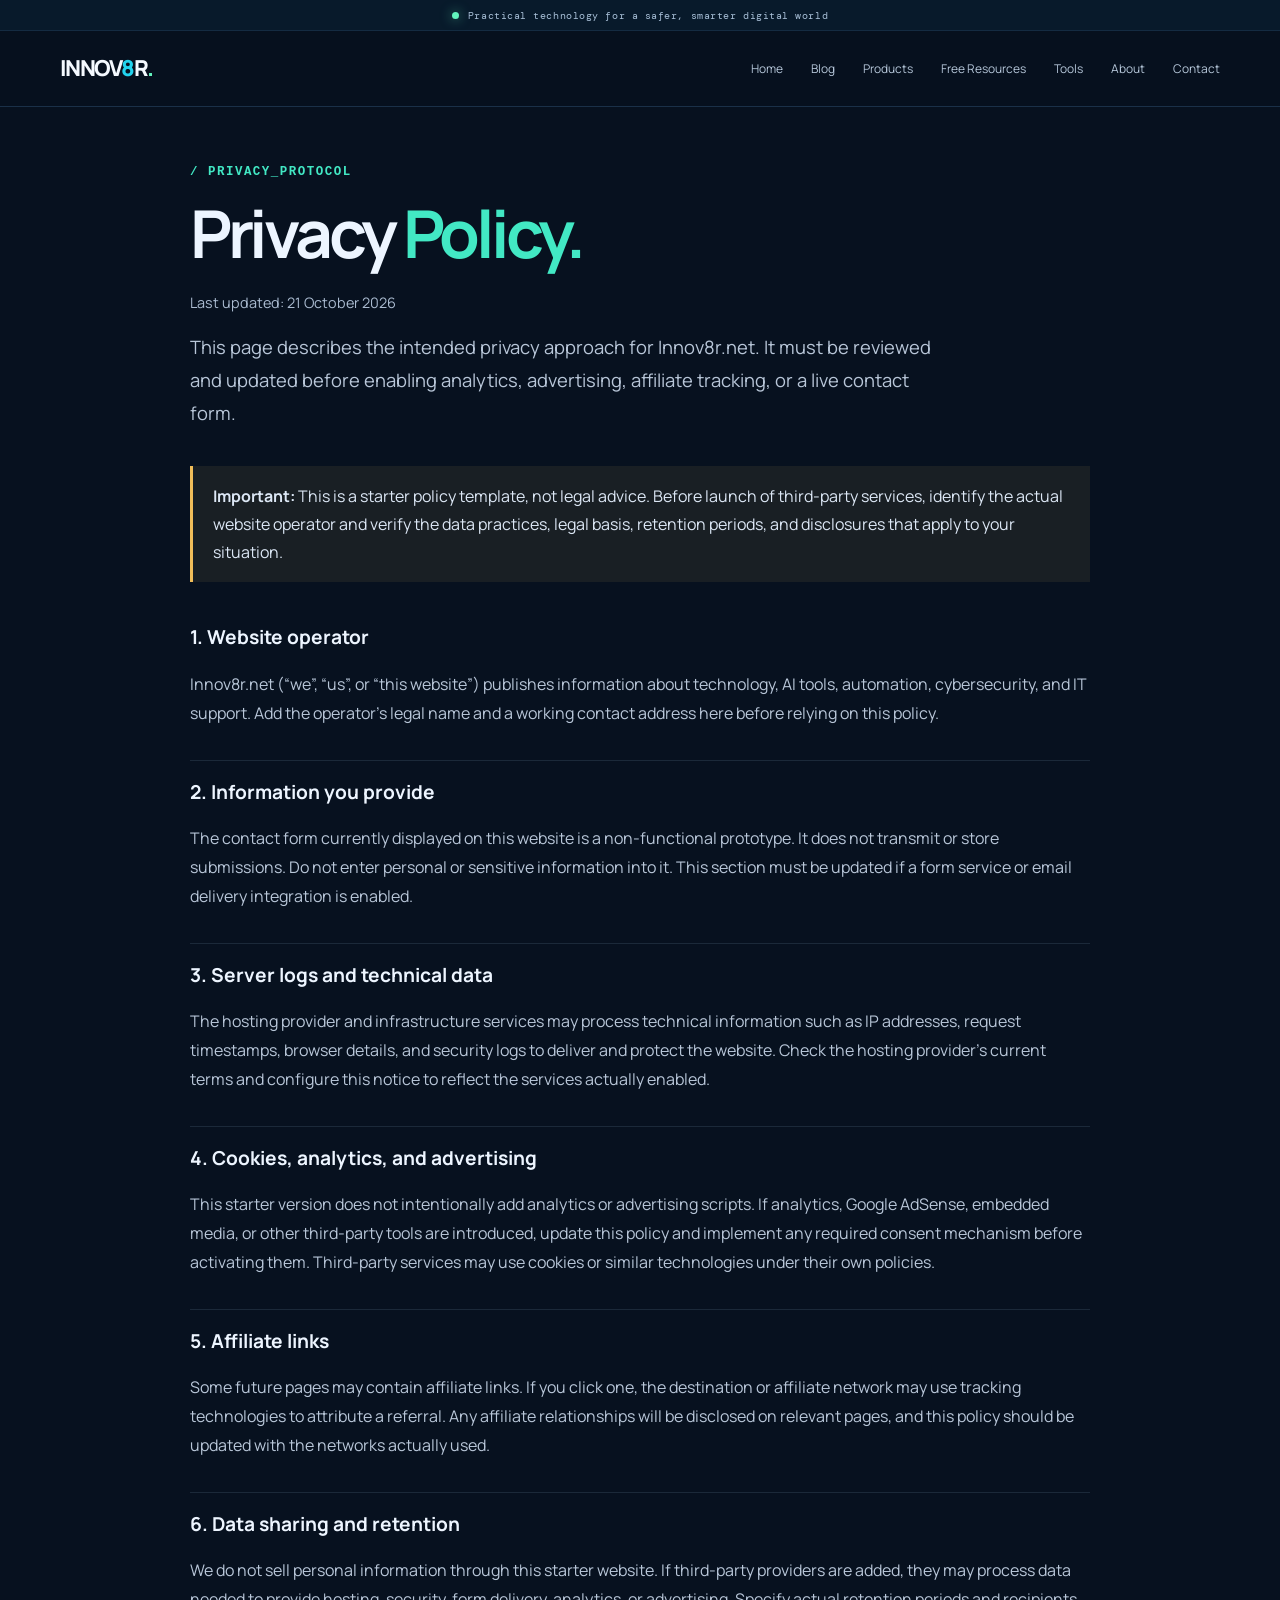
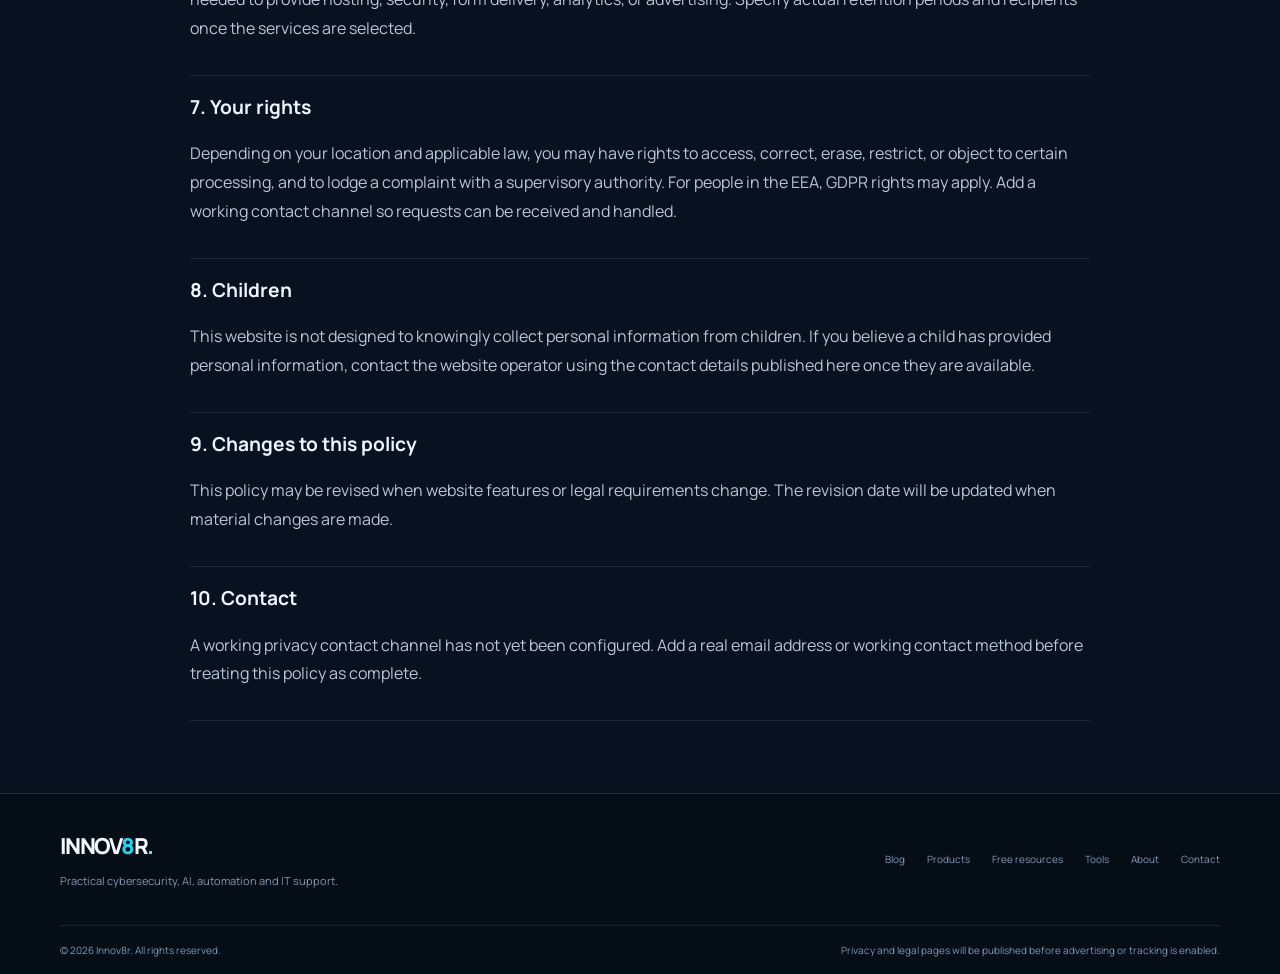
<file: privacy/index.html>
<!doctype html>
<html lang="en">
<head>
  <meta charset="utf-8">
  <meta name="viewport" content="width=device-width, initial-scale=1">
  <meta name="description" content="Read the Innov8r privacy policy and learn how personal data may be handled on this website.">
  <title>Privacy Policy | Innov8r</title>
  <link rel="stylesheet" href="/assets/css/style.css">
  <link rel="stylesheet" href="/assets/css/batch2.css">
</head>
<body>
  <div class="announcement"><span class="pulse"></span> Practical technology for a safer, smarter digital world</div>
  
  <header class="site-header">
    <a class="brand" href="/" aria-label="Innov8r home">INNOV<span>8</span>R<span class="brand-dot">.</span></a>
    <button class="menu-toggle" aria-label="Toggle navigation" aria-expanded="false">☰</button>
    <nav class="nav" aria-label="Main navigation"><a href="/">Home</a><a href="/blog/">Blog</a><a href="/products/">Products</a><a href="/resources/">Free Resources</a><a href="/tools/">Tools</a><a href="/about/">About</a><a href="/contact/">Contact</a></nav>
  </header>
  <main class="container page-shell legal-page">
    <p class="eyebrow">/ PRIVACY_PROTOCOL</p>
    <h1>Privacy <span class="accent-text">Policy.</span></h1>
    <p class="legal-updated">Last updated: 21 October 2026</p>
    <p class="lead">This page describes the intended privacy approach for Innov8r.net. It must be reviewed and updated before enabling analytics, advertising, affiliate tracking, or a live contact form.</p>
    <div class="notice-panel"><strong>Important:</strong> This is a starter policy template, not legal advice. Before launch of third-party services, identify the actual website operator and verify the data practices, legal basis, retention periods, and disclosures that apply to your situation.</div>
    <section class="legal-section"><h2>1. Website operator</h2><p>Innov8r.net (“we”, “us”, or “this website”) publishes information about technology, AI tools, automation, cybersecurity, and IT support. Add the operator’s legal name and a working contact address here before relying on this policy.</p></section>
    <section class="legal-section"><h2>2. Information you provide</h2><p>The contact form currently displayed on this website is a non-functional prototype. It does not transmit or store submissions. Do not enter personal or sensitive information into it. This section must be updated if a form service or email delivery integration is enabled.</p></section>
    <section class="legal-section"><h2>3. Server logs and technical data</h2><p>The hosting provider and infrastructure services may process technical information such as IP addresses, request timestamps, browser details, and security logs to deliver and protect the website. Check the hosting provider’s current terms and configure this notice to reflect the services actually enabled.</p></section>
    <section class="legal-section"><h2>4. Cookies, analytics, and advertising</h2><p>This starter version does not intentionally add analytics or advertising scripts. If analytics, Google AdSense, embedded media, or other third-party tools are introduced, update this policy and implement any required consent mechanism before activating them. Third-party services may use cookies or similar technologies under their own policies.</p></section>
    <section class="legal-section"><h2>5. Affiliate links</h2><p>Some future pages may contain affiliate links. If you click one, the destination or affiliate network may use tracking technologies to attribute a referral. Any affiliate relationships will be disclosed on relevant pages, and this policy should be updated with the networks actually used.</p></section>
    <section class="legal-section"><h2>6. Data sharing and retention</h2><p>We do not sell personal information through this starter website. If third-party providers are added, they may process data needed to provide hosting, security, form delivery, analytics, or advertising. Specify actual retention periods and recipients once the services are selected.</p></section>
    <section class="legal-section"><h2>7. Your rights</h2><p>Depending on your location and applicable law, you may have rights to access, correct, erase, restrict, or object to certain processing, and to lodge a complaint with a supervisory authority. For people in the EEA, GDPR rights may apply. Add a working contact channel so requests can be received and handled.</p></section>
    <section class="legal-section"><h2>8. Children</h2><p>This website is not designed to knowingly collect personal information from children. If you believe a child has provided personal information, contact the website operator using the contact details published here once they are available.</p></section>
    <section class="legal-section"><h2>9. Changes to this policy</h2><p>This policy may be revised when website features or legal requirements change. The revision date will be updated when material changes are made.</p></section>
    <section class="legal-section"><h2>10. Contact</h2><p>A working privacy contact channel has not yet been configured. Add a real email address or working contact method before treating this policy as complete.</p></section>
  </main>
  <footer class="site-footer">
    <div class="container footer-main">
      <div><a class="brand" href="/" aria-label="Innov8r home">INNOV<span>8</span>R<span class="brand-dot">.</span></a><p>Practical cybersecurity, AI, automation and IT support.</p></div>
      <div class="footer-links"><a href="/blog/">Blog</a><a href="/products/">Products</a><a href="/resources/">Free resources</a><a href="/tools/">Tools</a><a href="/about/">About</a><a href="/contact/">Contact</a></div>
    </div>
    <div class="container footer-bottom"><span>© 2026 Innov8r. All rights reserved.</span><span>Privacy and legal pages will be published before advertising or tracking is enabled.</span></div>
  </footer>
<script>
    const toggle = document.querySelector('.menu-toggle');
    const nav = document.querySelector('.nav');
    if (toggle && nav) {
      toggle.addEventListener('click', () => {
        const open = nav.classList.toggle('nav-open');
        toggle.setAttribute('aria-expanded', String(open));
      });
    }
  </script>
</body>
</html>
</file>
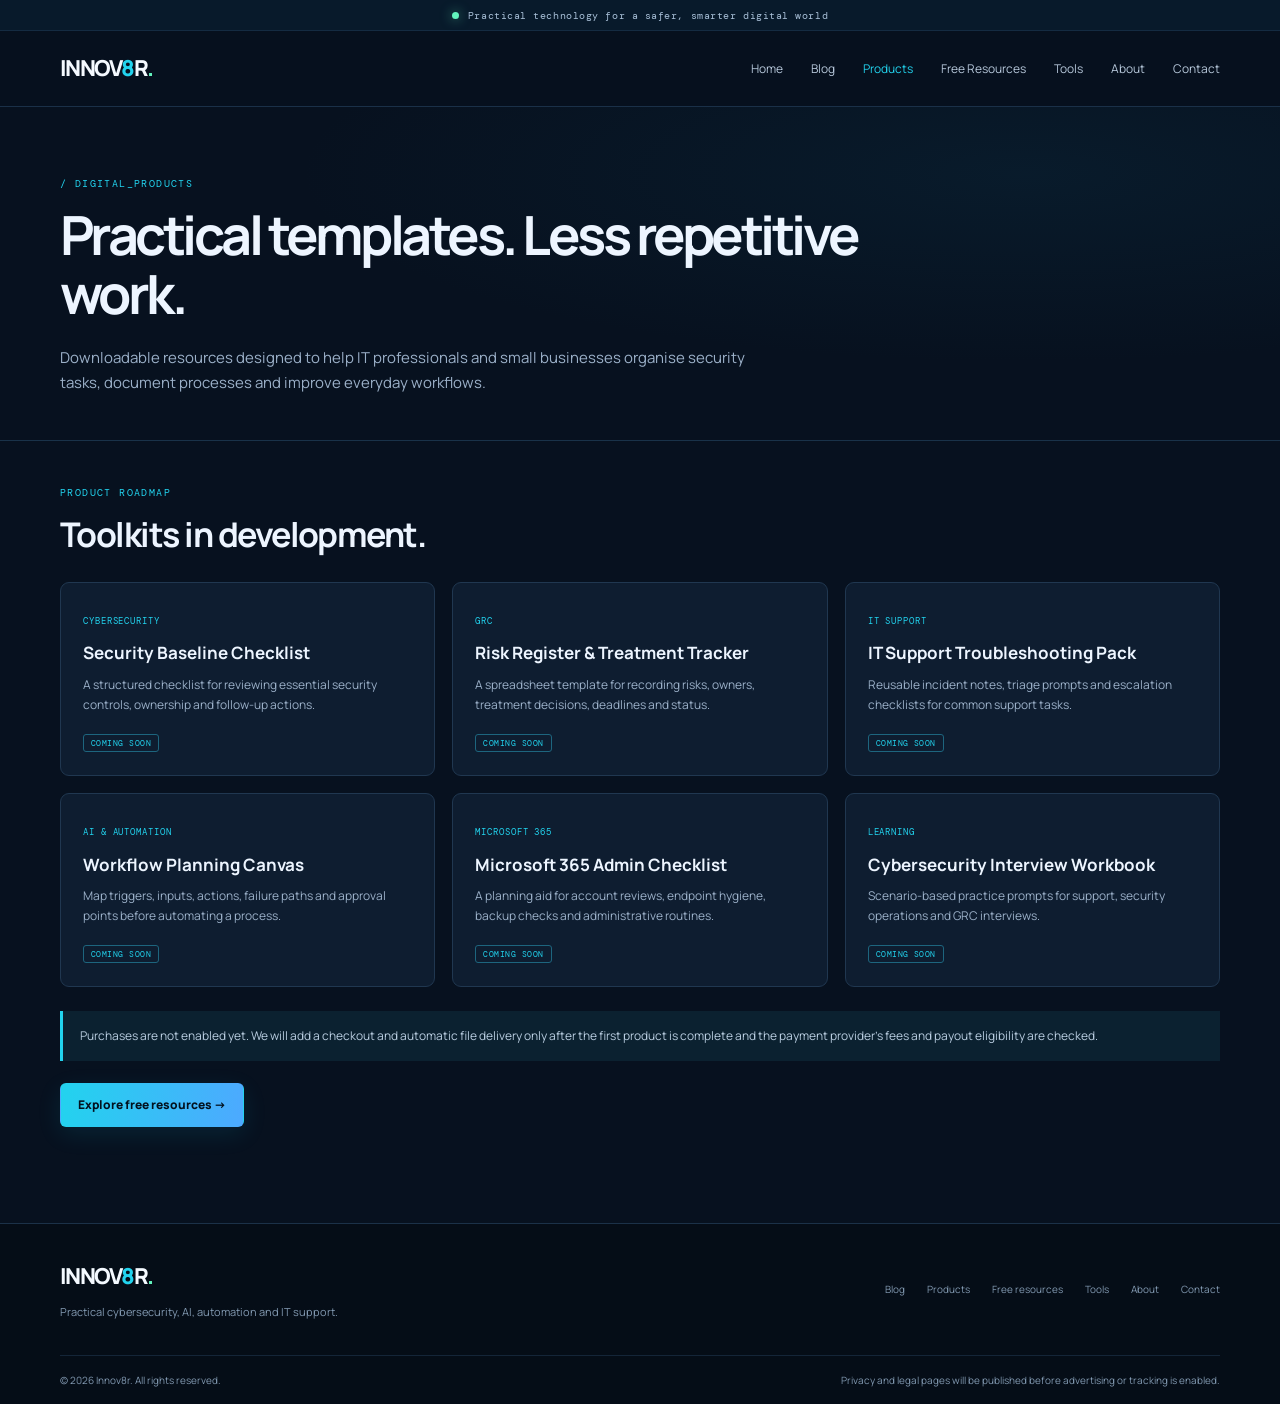
<file: products/index.html>
<!doctype html>
<html lang="en">
<head>
  <meta charset="utf-8"><meta name="viewport" content="width=device-width, initial-scale=1">
  <meta name="description" content="Practical digital templates and toolkits for cybersecurity, GRC, AI workflows and IT support.">
  <meta name="theme-color" content="#07111f"><title>Digital Products — Innov8r</title><link rel="stylesheet" href="/assets/css/style.css">
</head>
<body>
  <div class="announcement"><span class="pulse"></span> Practical technology for a safer, smarter digital world</div>
  
  <header class="site-header">
    <a class="brand" href="/" aria-label="Innov8r home">INNOV<span>8</span>R<span class="brand-dot">.</span></a>
    <button class="menu-toggle" aria-label="Toggle navigation" aria-expanded="false">☰</button>
    <nav class="nav" aria-label="Main navigation"><a href="/">Home</a><a href="/blog/">Blog</a><a href="/products/" class="active" aria-current="page">Products</a><a href="/resources/">Free Resources</a><a href="/tools/">Tools</a><a href="/about/">About</a><a href="/contact/">Contact</a></nav>
  </header>
  <main>
    <section class="page-hero"><div class="container"><p class="eyebrow">/ DIGITAL_PRODUCTS</p><h1>Practical templates. Less repetitive work.</h1><p>Downloadable resources designed to help IT professionals and small businesses organise security tasks, document processes and improve everyday workflows.</p></div></section>
    <section class="container content-section">
      <div class="section-heading"><div><p class="eyebrow">PRODUCT ROADMAP</p><h2>Toolkits in development.</h2></div></div>
      <div class="content-grid">
        <article class="content-card"><span class="category">CYBERSECURITY</span><h3>Security Baseline Checklist</h3><p>A structured checklist for reviewing essential security controls, ownership and follow-up actions.</p><span class="pill">COMING SOON</span></article>
        <article class="content-card"><span class="category">GRC</span><h3>Risk Register & Treatment Tracker</h3><p>A spreadsheet template for recording risks, owners, treatment decisions, deadlines and status.</p><span class="pill">COMING SOON</span></article>
        <article class="content-card"><span class="category">IT SUPPORT</span><h3>IT Support Troubleshooting Pack</h3><p>Reusable incident notes, triage prompts and escalation checklists for common support tasks.</p><span class="pill">COMING SOON</span></article>
        <article class="content-card"><span class="category">AI & AUTOMATION</span><h3>Workflow Planning Canvas</h3><p>Map triggers, inputs, actions, failure paths and approval points before automating a process.</p><span class="pill">COMING SOON</span></article>
        <article class="content-card"><span class="category">MICROSOFT 365</span><h3>Microsoft 365 Admin Checklist</h3><p>A planning aid for account reviews, endpoint hygiene, backup checks and administrative routines.</p><span class="pill">COMING SOON</span></article>
        <article class="content-card"><span class="category">LEARNING</span><h3>Cybersecurity Interview Workbook</h3><p>Scenario-based practice prompts for support, security operations and GRC interviews.</p><span class="pill">COMING SOON</span></article>
      </div>
      <div class="notice" style="margin-top:24px">Purchases are not enabled yet. We will add a checkout and automatic file delivery only after the first product is complete and the payment provider's fees and payout eligibility are checked.</div>
      <p style="margin-top:22px"><a class="button button-primary" href="/free-resources/">Explore free resources →</a></p>
    </section>
  </main>
  <footer class="site-footer">
    <div class="container footer-main">
      <div><a class="brand" href="/" aria-label="Innov8r home">INNOV<span>8</span>R<span class="brand-dot">.</span></a><p>Practical cybersecurity, AI, automation and IT support.</p></div>
      <div class="footer-links"><a href="/blog/">Blog</a><a href="/products/">Products</a><a href="/resources/">Free resources</a><a href="/tools/">Tools</a><a href="/about/">About</a><a href="/contact/">Contact</a></div>
    </div>
    <div class="container footer-bottom"><span>© 2026 Innov8r. All rights reserved.</span><span>Privacy and legal pages will be published before advertising or tracking is enabled.</span></div>
  </footer>
  <script>const t=document.querySelector('.menu-toggle'),n=document.querySelector('.nav');t.addEventListener('click',()=>{const o=n.classList.toggle('nav-open');t.setAttribute('aria-expanded',String(o));});</script>
<script>
    const toggle = document.querySelector('.menu-toggle');
    const nav = document.querySelector('.nav');
    if (toggle && nav) {
      toggle.addEventListener('click', () => {
        const open = nav.classList.toggle('nav-open');
        toggle.setAttribute('aria-expanded', String(open));
      });
    }
  </script>
</body></html>
</file>
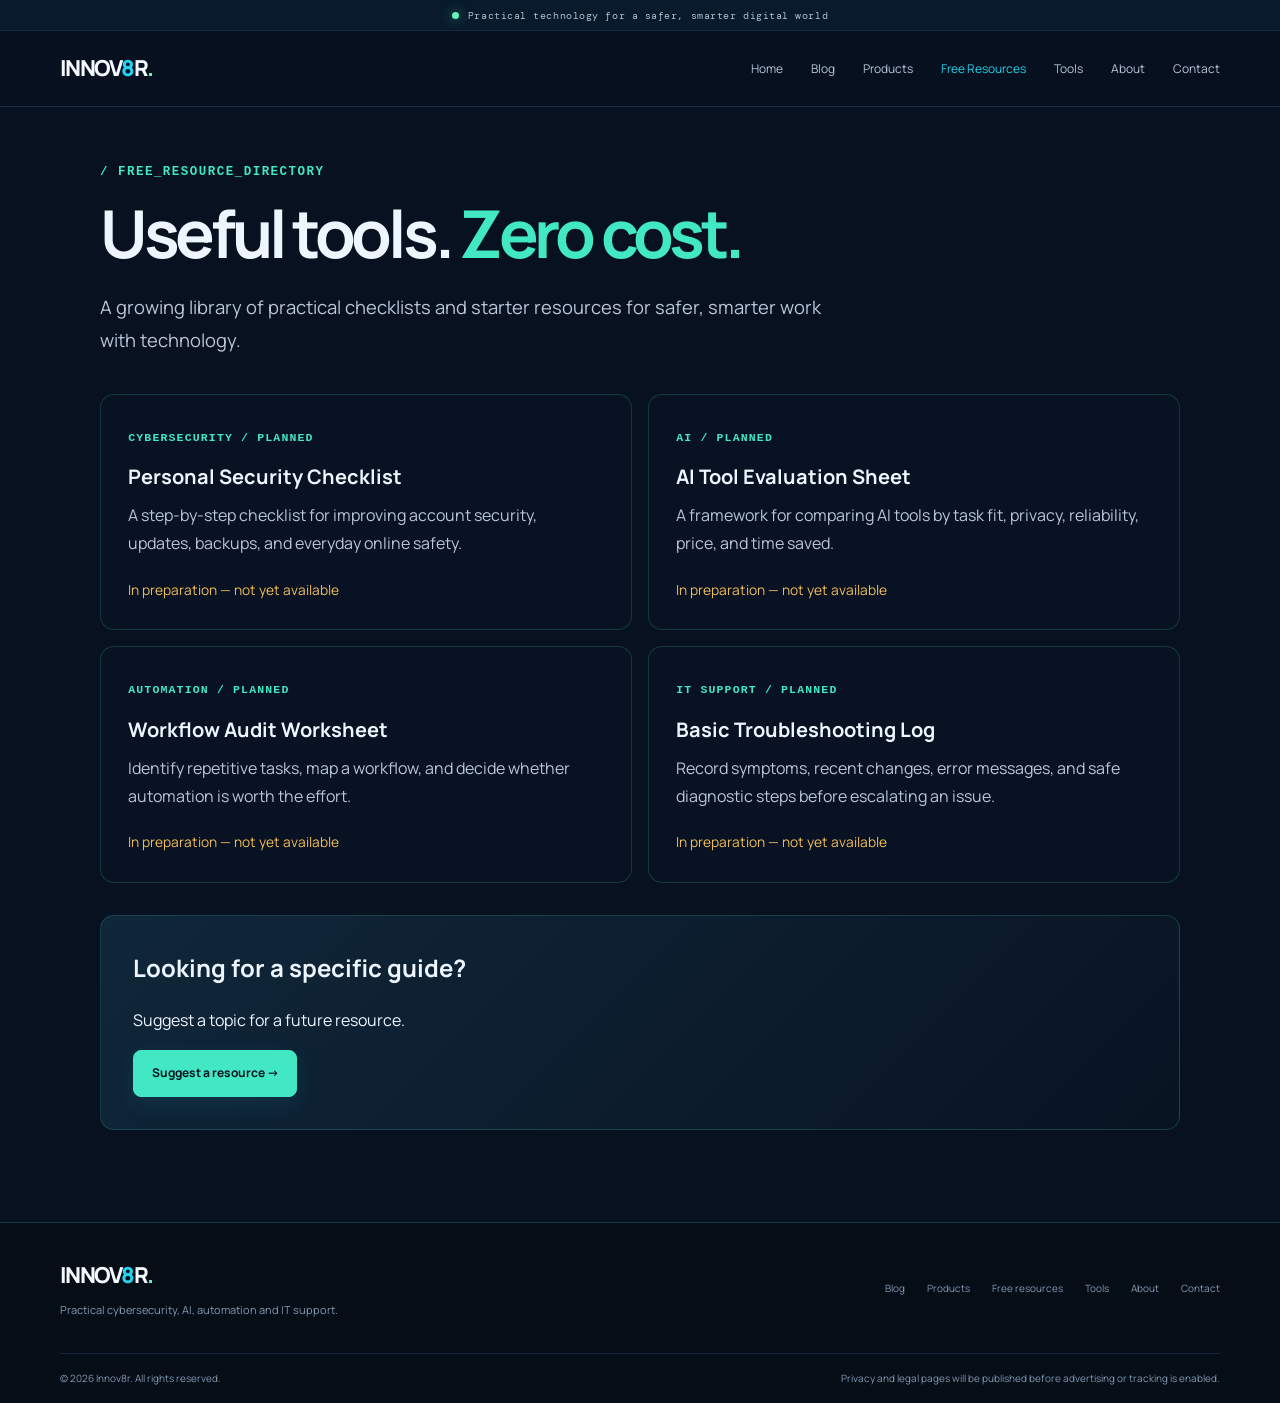
<file: resources/index.html>
<!doctype html>
<html lang="en"><head><meta charset="utf-8"><meta name="viewport" content="width=device-width, initial-scale=1">
<meta name="description" content="Free Resources on Innov8r.net.">
<title>Free Resources | Innov8r</title>
<link rel="stylesheet" href="/assets/css/style.css"><link rel="stylesheet" href="/assets/css/batch2.css"><link rel="stylesheet" href="/assets/css/batch3.css"></head>
<body><div class="announcement"><span class="pulse"></span> Practical technology for a safer, smarter digital world</div>
  
  <header class="site-header">
    <a class="brand" href="/" aria-label="Innov8r home">INNOV<span>8</span>R<span class="brand-dot">.</span></a>
    <button class="menu-toggle" aria-label="Toggle navigation" aria-expanded="false">☰</button>
    <nav class="nav" aria-label="Main navigation"><a href="/">Home</a><a href="/blog/">Blog</a><a href="/products/">Products</a><a href="/resources/" class="active" aria-current="page">Free Resources</a><a href="/tools/">Tools</a><a href="/about/">About</a><a href="/contact/">Contact</a></nav>
  </header>
<main class="container page-shell ">
<p class="eyebrow">/ FREE_RESOURCE_DIRECTORY</p><h1>Useful tools. <span class="accent-text">Zero cost.</span></h1><p class="lead">A growing library of practical checklists and starter resources for safer, smarter work with technology.</p>
<div class="resource-grid"><article class="resource-card"><span class="resource-tag">CYBERSECURITY / PLANNED</span><h2>Personal Security Checklist</h2><p>A step-by-step checklist for improving account security, updates, backups, and everyday online safety.</p><span class="resource-status">In preparation — not yet available</span></article><article class="resource-card"><span class="resource-tag">AI / PLANNED</span><h2>AI Tool Evaluation Sheet</h2><p>A framework for comparing AI tools by task fit, privacy, reliability, price, and time saved.</p><span class="resource-status">In preparation — not yet available</span></article><article class="resource-card"><span class="resource-tag">AUTOMATION / PLANNED</span><h2>Workflow Audit Worksheet</h2><p>Identify repetitive tasks, map a workflow, and decide whether automation is worth the effort.</p><span class="resource-status">In preparation — not yet available</span></article><article class="resource-card"><span class="resource-tag">IT SUPPORT / PLANNED</span><h2>Basic Troubleshooting Log</h2><p>Record symptoms, recent changes, error messages, and safe diagnostic steps before escalating an issue.</p><span class="resource-status">In preparation — not yet available</span></article></div><section class="callout-panel"><h2>Looking for a specific guide?</h2><p>Suggest a topic for a future resource.</p><a class="button button-primary" href="/contact/">Suggest a resource →</a></section>
</main><footer class="site-footer">
    <div class="container footer-main">
      <div><a class="brand" href="/" aria-label="Innov8r home">INNOV<span>8</span>R<span class="brand-dot">.</span></a><p>Practical cybersecurity, AI, automation and IT support.</p></div>
      <div class="footer-links"><a href="/blog/">Blog</a><a href="/products/">Products</a><a href="/resources/">Free resources</a><a href="/tools/">Tools</a><a href="/about/">About</a><a href="/contact/">Contact</a></div>
    </div>
    <div class="container footer-bottom"><span>© 2026 Innov8r. All rights reserved.</span><span>Privacy and legal pages will be published before advertising or tracking is enabled.</span></div>
  </footer><script>
    const toggle = document.querySelector('.menu-toggle');
    const nav = document.querySelector('.nav');
    if (toggle && nav) {
      toggle.addEventListener('click', () => {
        const open = nav.classList.toggle('nav-open');
        toggle.setAttribute('aria-expanded', String(open));
      });
    }
  </script>
</body></html>
</file>
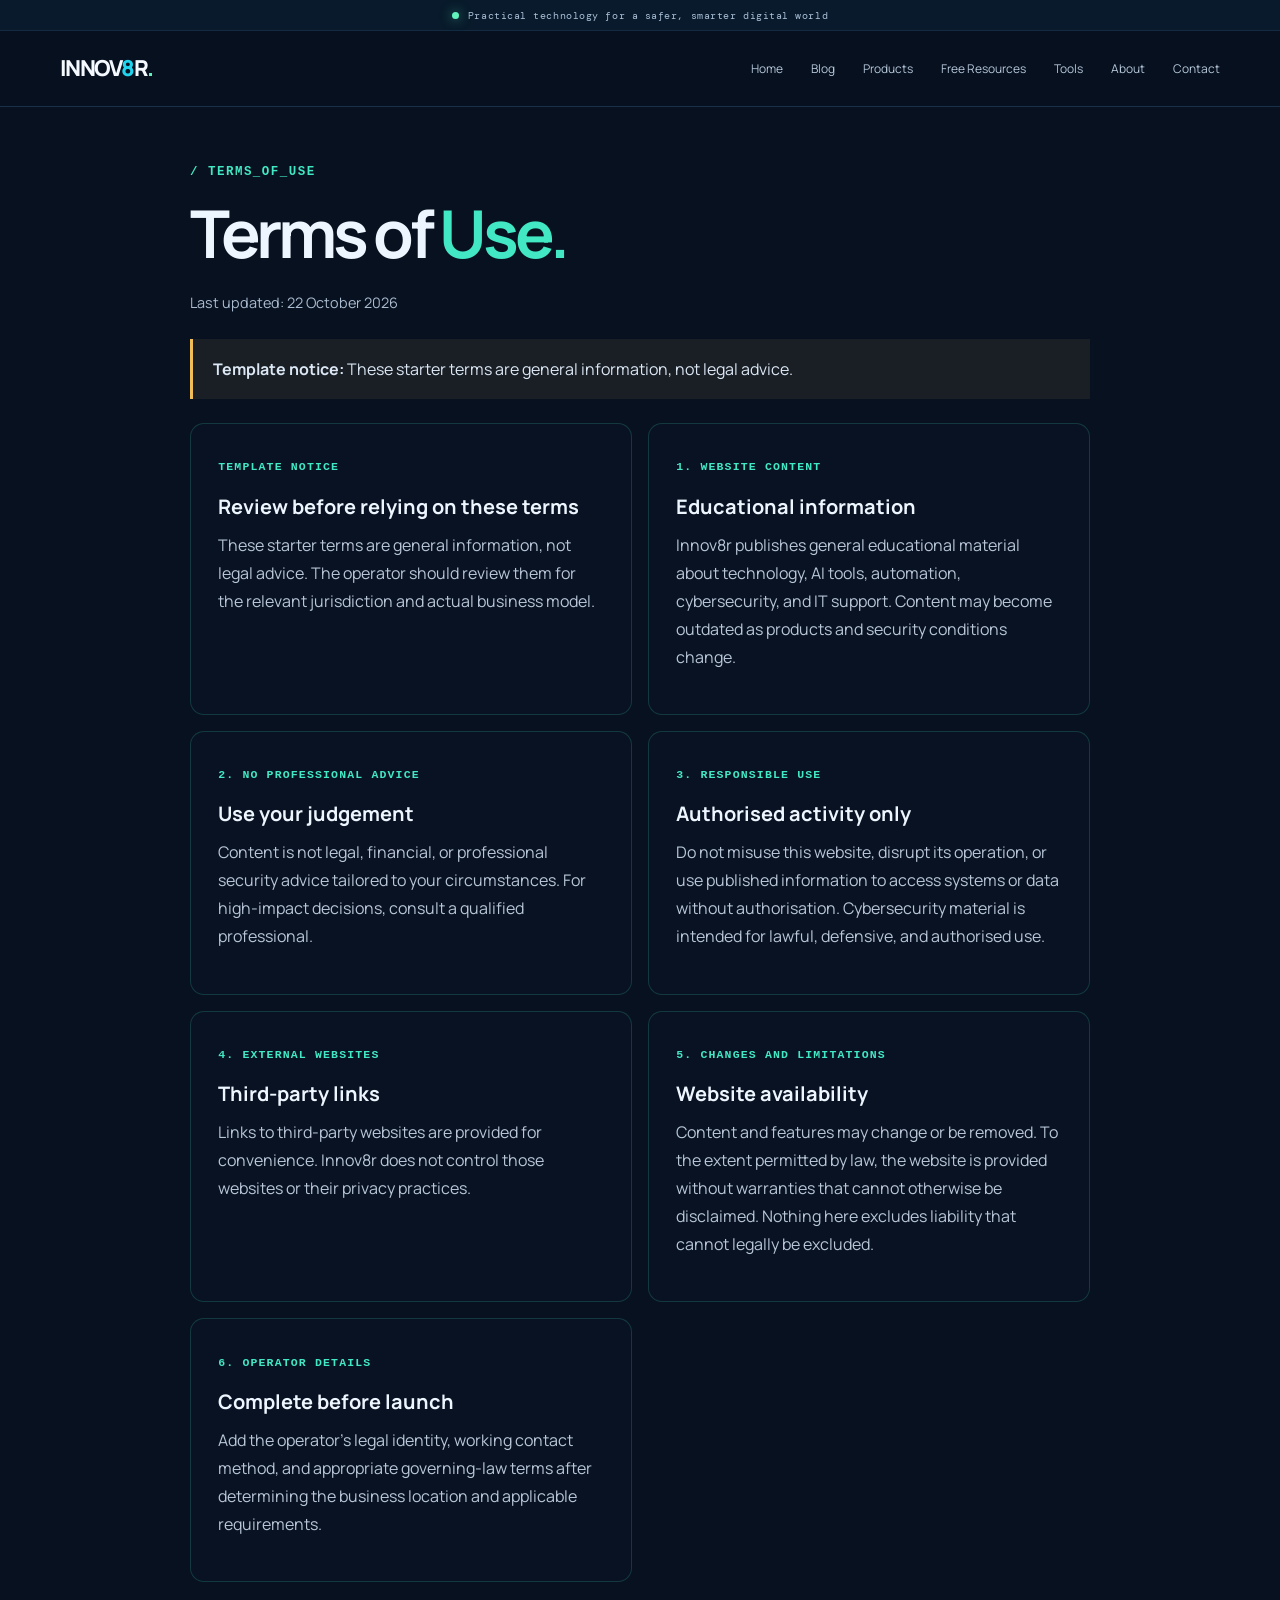
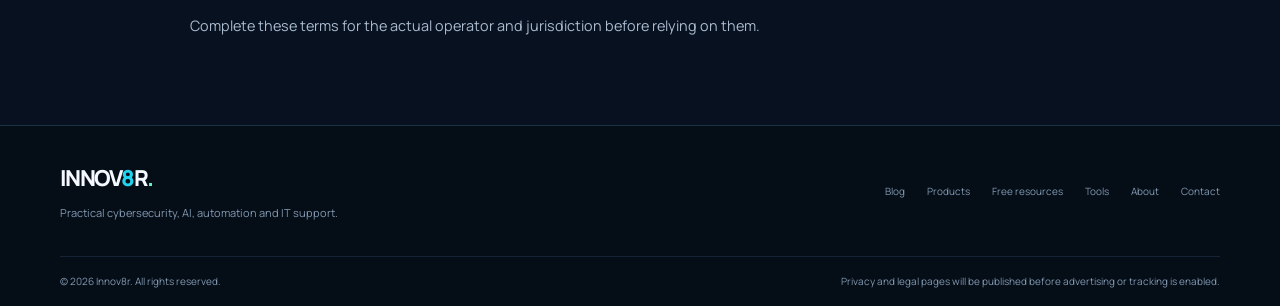
<file: terms/index.html>
<!doctype html>
<html lang="en"><head><meta charset="utf-8"><meta name="viewport" content="width=device-width, initial-scale=1">
<meta name="description" content="Terms of Use on Innov8r.net.">
<title>Terms of Use | Innov8r</title>
<link rel="stylesheet" href="/assets/css/style.css"><link rel="stylesheet" href="/assets/css/batch2.css"><link rel="stylesheet" href="/assets/css/batch3.css"></head>
<body><div class="announcement"><span class="pulse"></span> Practical technology for a safer, smarter digital world</div>
  
  <header class="site-header">
    <a class="brand" href="/" aria-label="Innov8r home">INNOV<span>8</span>R<span class="brand-dot">.</span></a>
    <button class="menu-toggle" aria-label="Toggle navigation" aria-expanded="false">☰</button>
    <nav class="nav" aria-label="Main navigation"><a href="/">Home</a><a href="/blog/">Blog</a><a href="/products/">Products</a><a href="/resources/">Free Resources</a><a href="/tools/">Tools</a><a href="/about/">About</a><a href="/contact/">Contact</a></nav>
  </header>
<main class="container page-shell legal-page">
<p class="eyebrow">/ TERMS_OF_USE</p><h1>Terms of <span class="accent-text">Use.</span></h1><p class="legal-updated">Last updated: 22 October 2026</p><div class="notice-panel"><strong>Template notice:</strong> These starter terms are general information, not legal advice.</div>
<div class="resource-grid"><article class="resource-card"><span class="resource-tag">TEMPLATE NOTICE</span><h2>Review before relying on these terms</h2><p>These starter terms are general information, not legal advice. The operator should review them for the relevant jurisdiction and actual business model.</p></article><article class="resource-card"><span class="resource-tag">1. WEBSITE CONTENT</span><h2>Educational information</h2><p>Innov8r publishes general educational material about technology, AI tools, automation, cybersecurity, and IT support. Content may become outdated as products and security conditions change.</p></article><article class="resource-card"><span class="resource-tag">2. NO PROFESSIONAL ADVICE</span><h2>Use your judgement</h2><p>Content is not legal, financial, or professional security advice tailored to your circumstances. For high-impact decisions, consult a qualified professional.</p></article><article class="resource-card"><span class="resource-tag">3. RESPONSIBLE USE</span><h2>Authorised activity only</h2><p>Do not misuse this website, disrupt its operation, or use published information to access systems or data without authorisation. Cybersecurity material is intended for lawful, defensive, and authorised use.</p></article><article class="resource-card"><span class="resource-tag">4. EXTERNAL WEBSITES</span><h2>Third-party links</h2><p>Links to third-party websites are provided for convenience. Innov8r does not control those websites or their privacy practices.</p></article><article class="resource-card"><span class="resource-tag">5. CHANGES AND LIMITATIONS</span><h2>Website availability</h2><p>Content and features may change or be removed. To the extent permitted by law, the website is provided without warranties that cannot otherwise be disclaimed. Nothing here excludes liability that cannot legally be excluded.</p></article><article class="resource-card"><span class="resource-tag">6. OPERATOR DETAILS</span><h2>Complete before launch</h2><p>Add the operator&#x27;s legal identity, working contact method, and appropriate governing-law terms after determining the business location and applicable requirements.</p></article></div><p class="small-print">Complete these terms for the actual operator and jurisdiction before relying on them.</p>
</main><footer class="site-footer">
    <div class="container footer-main">
      <div><a class="brand" href="/" aria-label="Innov8r home">INNOV<span>8</span>R<span class="brand-dot">.</span></a><p>Practical cybersecurity, AI, automation and IT support.</p></div>
      <div class="footer-links"><a href="/blog/">Blog</a><a href="/products/">Products</a><a href="/resources/">Free resources</a><a href="/tools/">Tools</a><a href="/about/">About</a><a href="/contact/">Contact</a></div>
    </div>
    <div class="container footer-bottom"><span>© 2026 Innov8r. All rights reserved.</span><span>Privacy and legal pages will be published before advertising or tracking is enabled.</span></div>
  </footer><script>
    const toggle = document.querySelector('.menu-toggle');
    const nav = document.querySelector('.nav');
    if (toggle && nav) {
      toggle.addEventListener('click', () => {
        const open = nav.classList.toggle('nav-open');
        toggle.setAttribute('aria-expanded', String(open));
      });
    }
  </script>
</body></html>
</file>
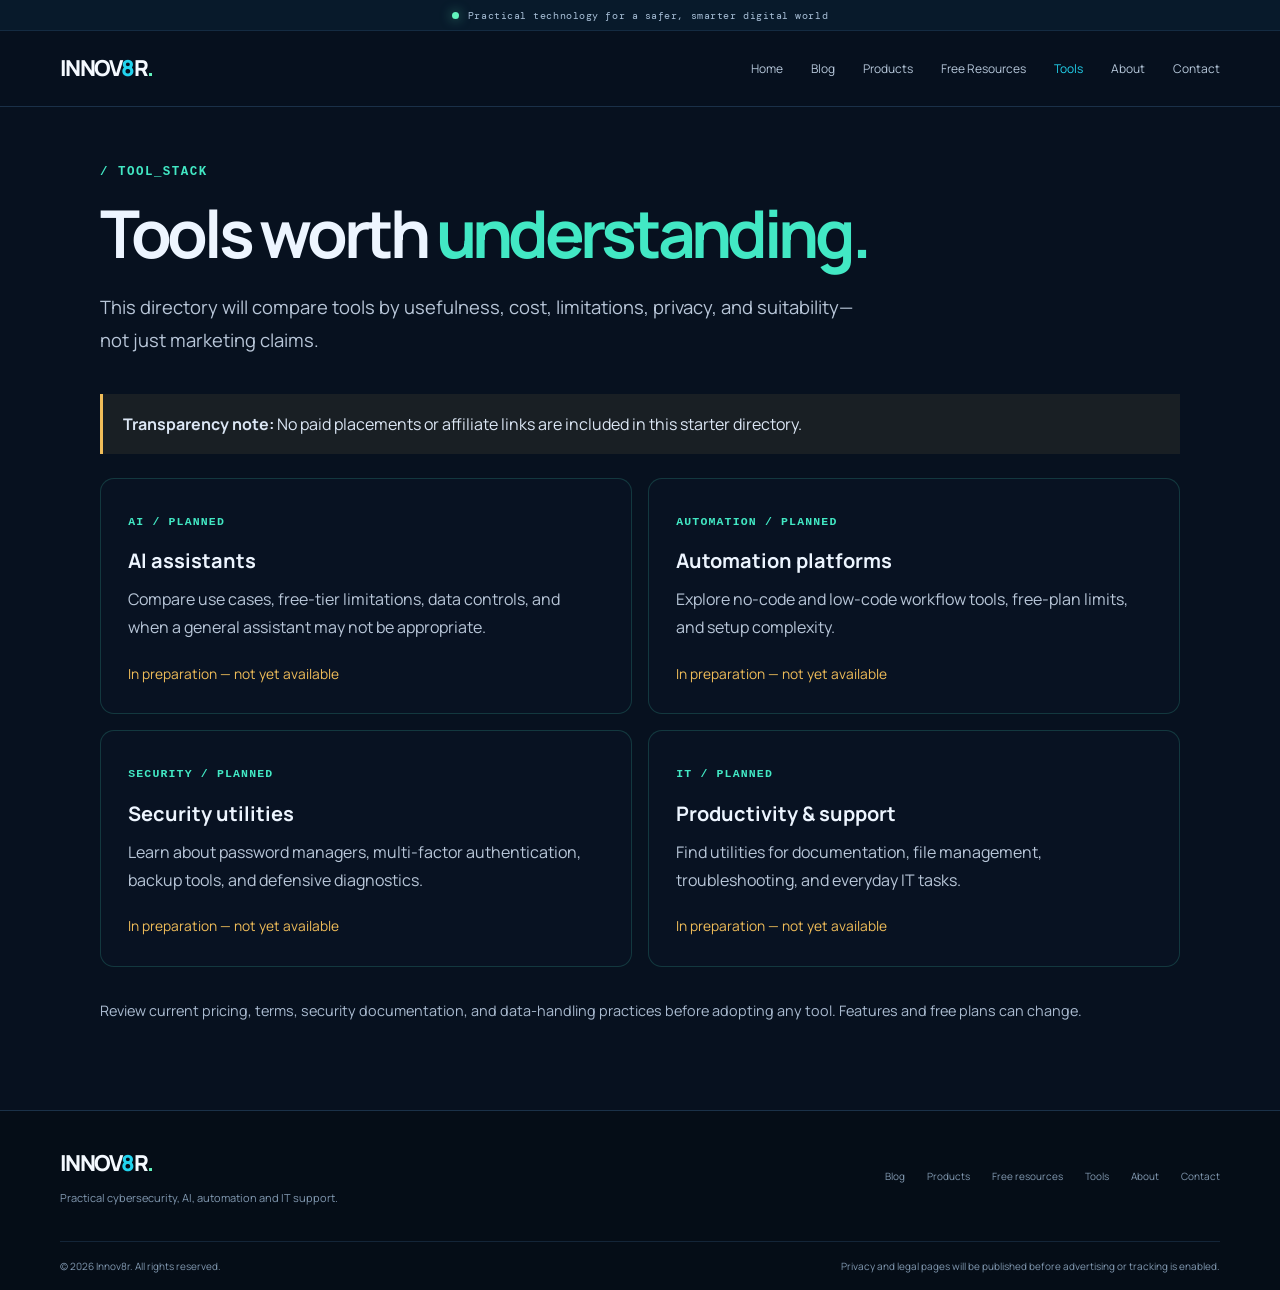
<file: tools/index.html>
<!doctype html>
<html lang="en"><head><meta charset="utf-8"><meta name="viewport" content="width=device-width, initial-scale=1">
<meta name="description" content="Tools &amp; Recommendations on Innov8r.net.">
<title>Tools &amp; Recommendations | Innov8r</title>
<link rel="stylesheet" href="/assets/css/style.css"><link rel="stylesheet" href="/assets/css/batch2.css"><link rel="stylesheet" href="/assets/css/batch3.css"></head>
<body><div class="announcement"><span class="pulse"></span> Practical technology for a safer, smarter digital world</div>
  
  <header class="site-header">
    <a class="brand" href="/" aria-label="Innov8r home">INNOV<span>8</span>R<span class="brand-dot">.</span></a>
    <button class="menu-toggle" aria-label="Toggle navigation" aria-expanded="false">☰</button>
    <nav class="nav" aria-label="Main navigation"><a href="/">Home</a><a href="/blog/">Blog</a><a href="/products/">Products</a><a href="/resources/">Free Resources</a><a href="/tools/" class="active" aria-current="page">Tools</a><a href="/about/">About</a><a href="/contact/">Contact</a></nav>
  </header>
<main class="container page-shell ">
<p class="eyebrow">/ TOOL_STACK</p><h1>Tools worth <span class="accent-text">understanding.</span></h1><p class="lead">This directory will compare tools by usefulness, cost, limitations, privacy, and suitability—not just marketing claims.</p><div class="notice-panel"><strong>Transparency note:</strong> No paid placements or affiliate links are included in this starter directory.</div>
<div class="resource-grid"><article class="resource-card"><span class="resource-tag">AI / PLANNED</span><h2>AI assistants</h2><p>Compare use cases, free-tier limitations, data controls, and when a general assistant may not be appropriate.</p><span class="resource-status">In preparation — not yet available</span></article><article class="resource-card"><span class="resource-tag">AUTOMATION / PLANNED</span><h2>Automation platforms</h2><p>Explore no-code and low-code workflow tools, free-plan limits, and setup complexity.</p><span class="resource-status">In preparation — not yet available</span></article><article class="resource-card"><span class="resource-tag">SECURITY / PLANNED</span><h2>Security utilities</h2><p>Learn about password managers, multi-factor authentication, backup tools, and defensive diagnostics.</p><span class="resource-status">In preparation — not yet available</span></article><article class="resource-card"><span class="resource-tag">IT / PLANNED</span><h2>Productivity &amp; support</h2><p>Find utilities for documentation, file management, troubleshooting, and everyday IT tasks.</p><span class="resource-status">In preparation — not yet available</span></article></div><p class="small-print">Review current pricing, terms, security documentation, and data-handling practices before adopting any tool. Features and free plans can change.</p>
</main><footer class="site-footer">
    <div class="container footer-main">
      <div><a class="brand" href="/" aria-label="Innov8r home">INNOV<span>8</span>R<span class="brand-dot">.</span></a><p>Practical cybersecurity, AI, automation and IT support.</p></div>
      <div class="footer-links"><a href="/blog/">Blog</a><a href="/products/">Products</a><a href="/resources/">Free resources</a><a href="/tools/">Tools</a><a href="/about/">About</a><a href="/contact/">Contact</a></div>
    </div>
    <div class="container footer-bottom"><span>© 2026 Innov8r. All rights reserved.</span><span>Privacy and legal pages will be published before advertising or tracking is enabled.</span></div>
  </footer><script>
    const toggle = document.querySelector('.menu-toggle');
    const nav = document.querySelector('.nav');
    if (toggle && nav) {
      toggle.addEventListener('click', () => {
        const open = nav.classList.toggle('nav-open');
        toggle.setAttribute('aria-expanded', String(open));
      });
    }
  </script>
</body></html>
</file>
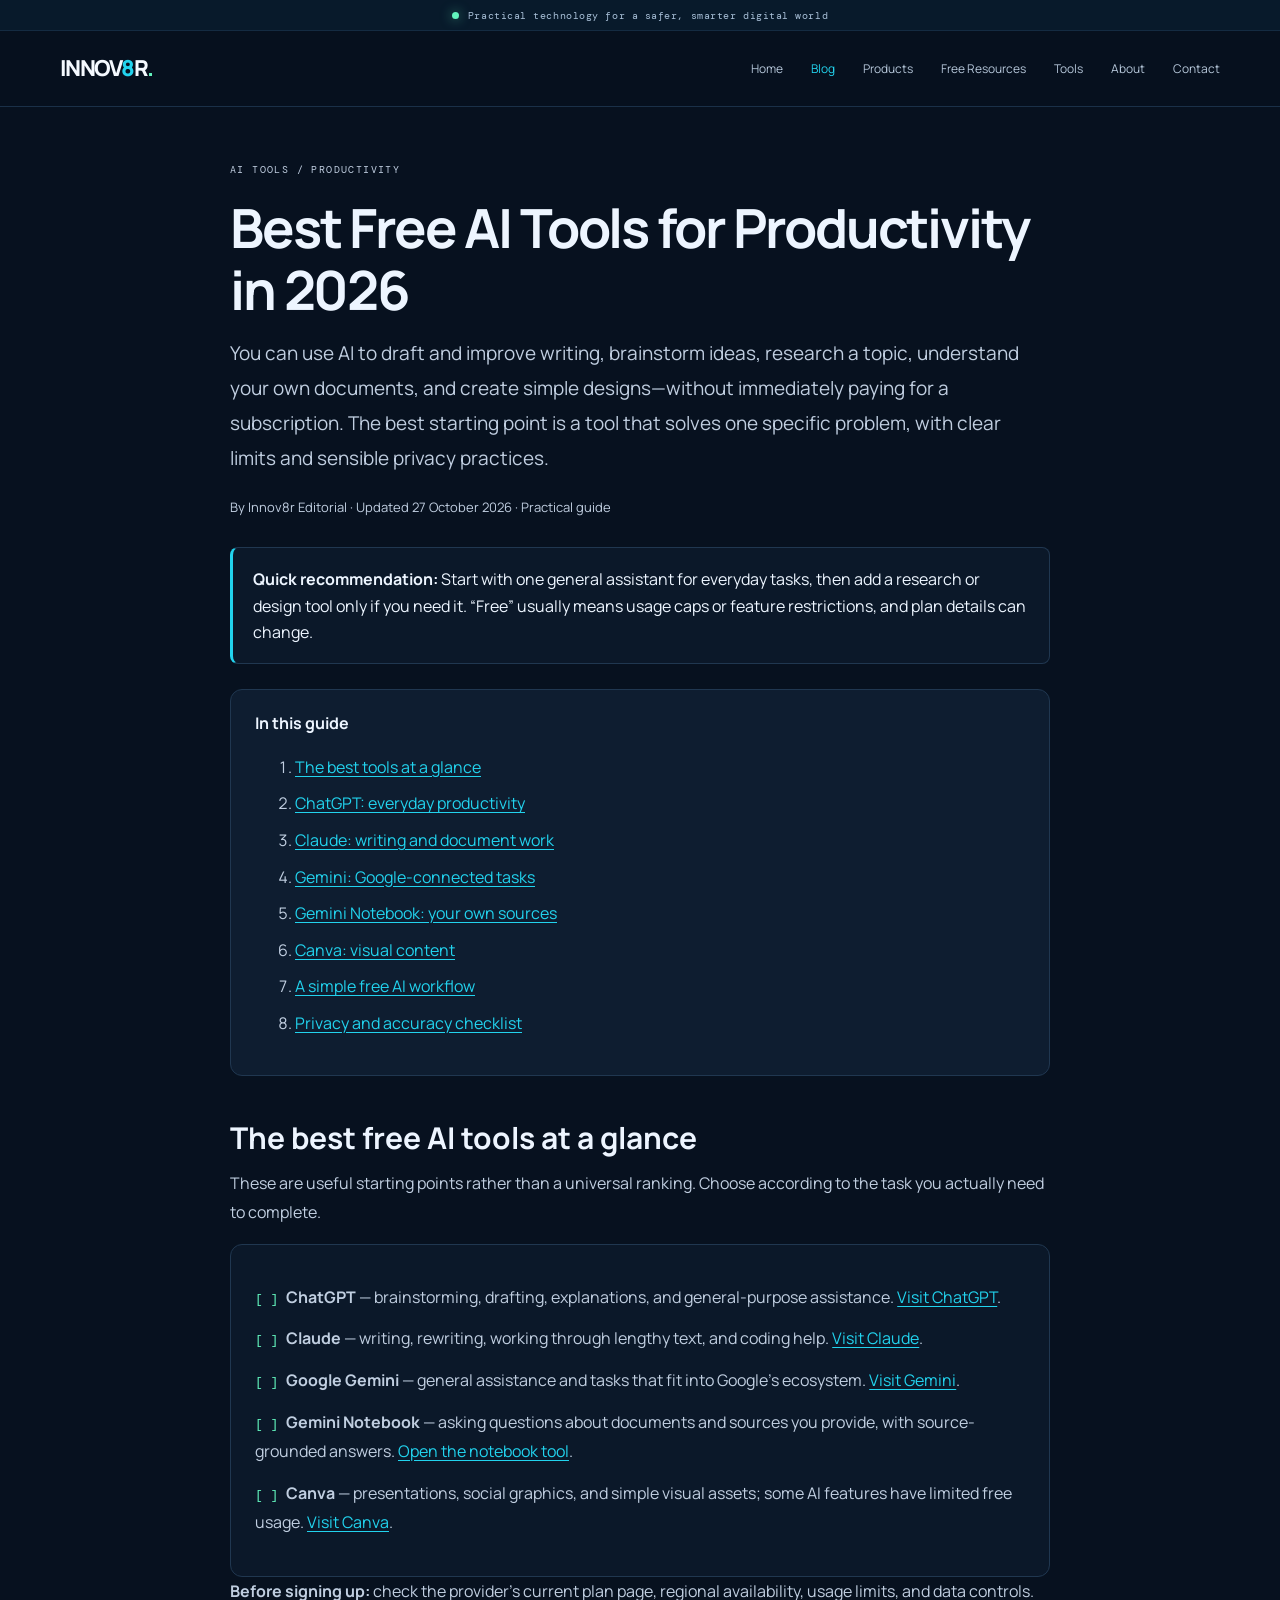
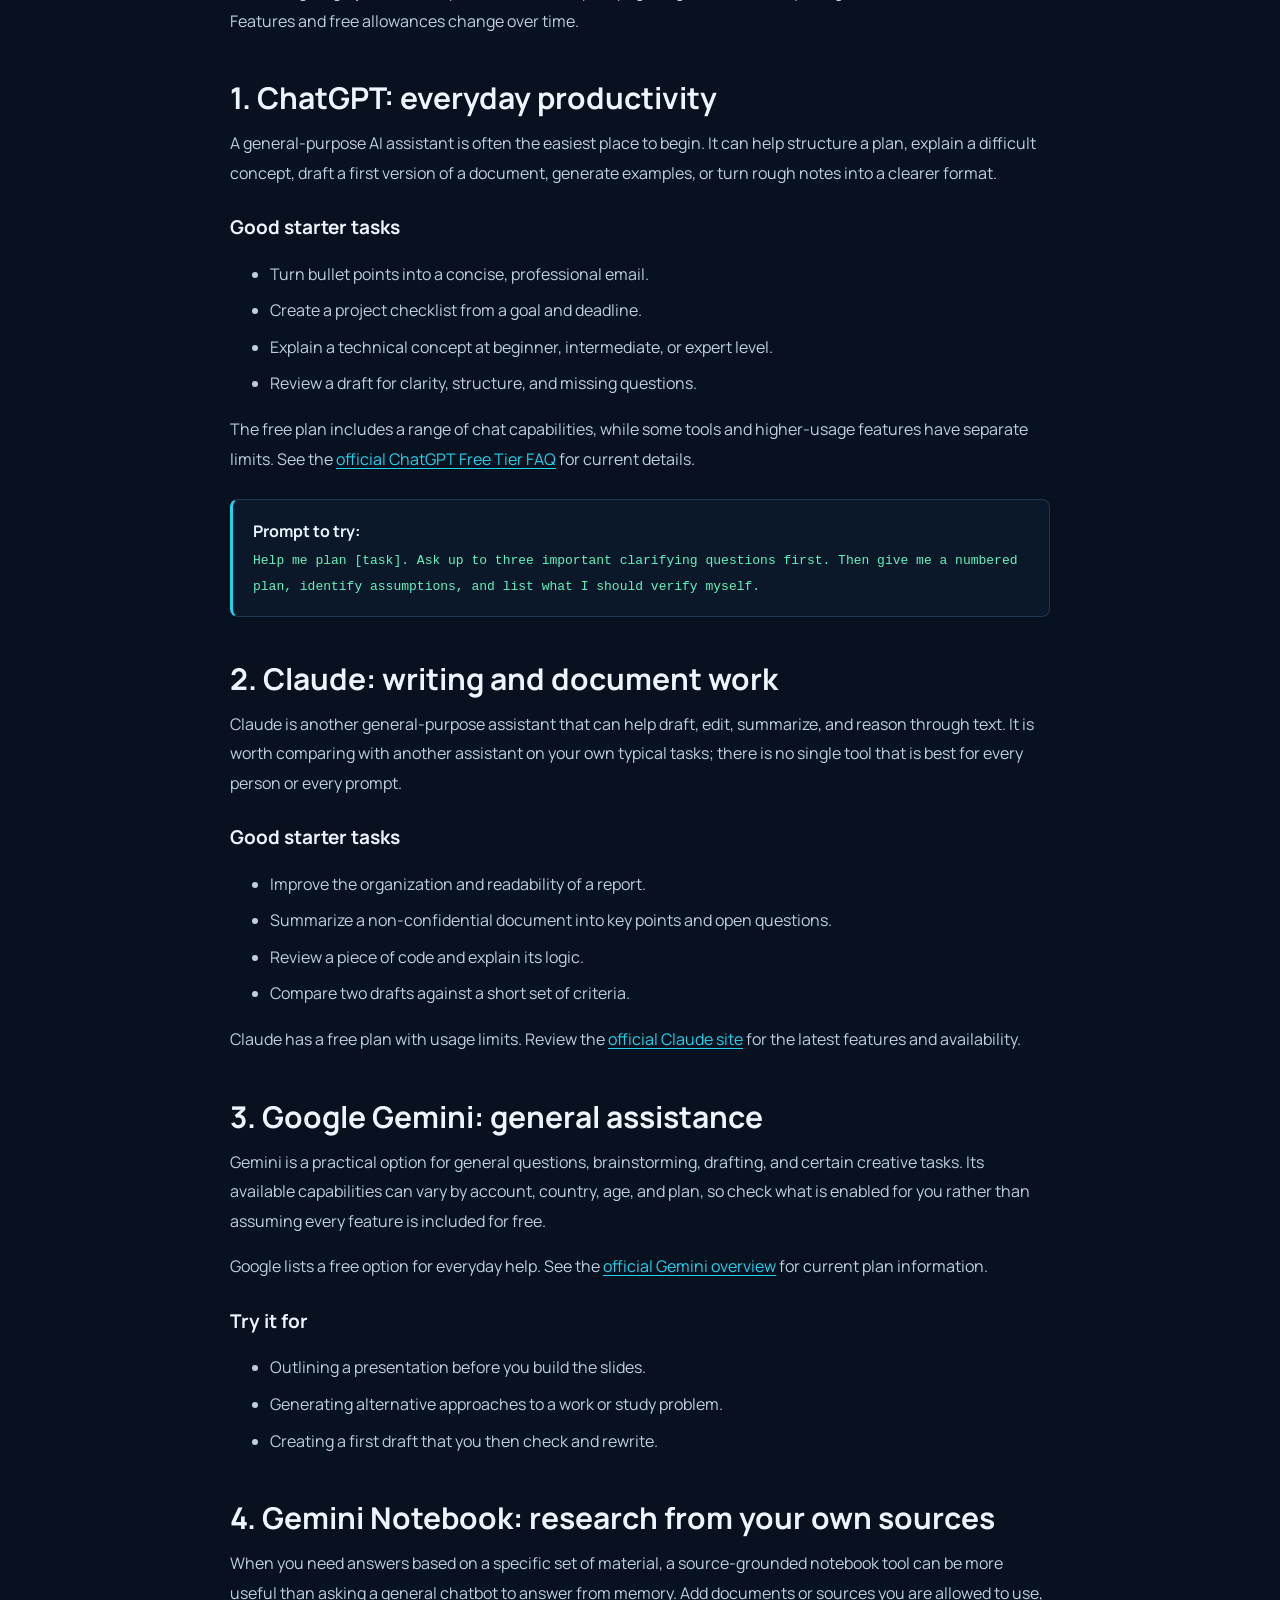
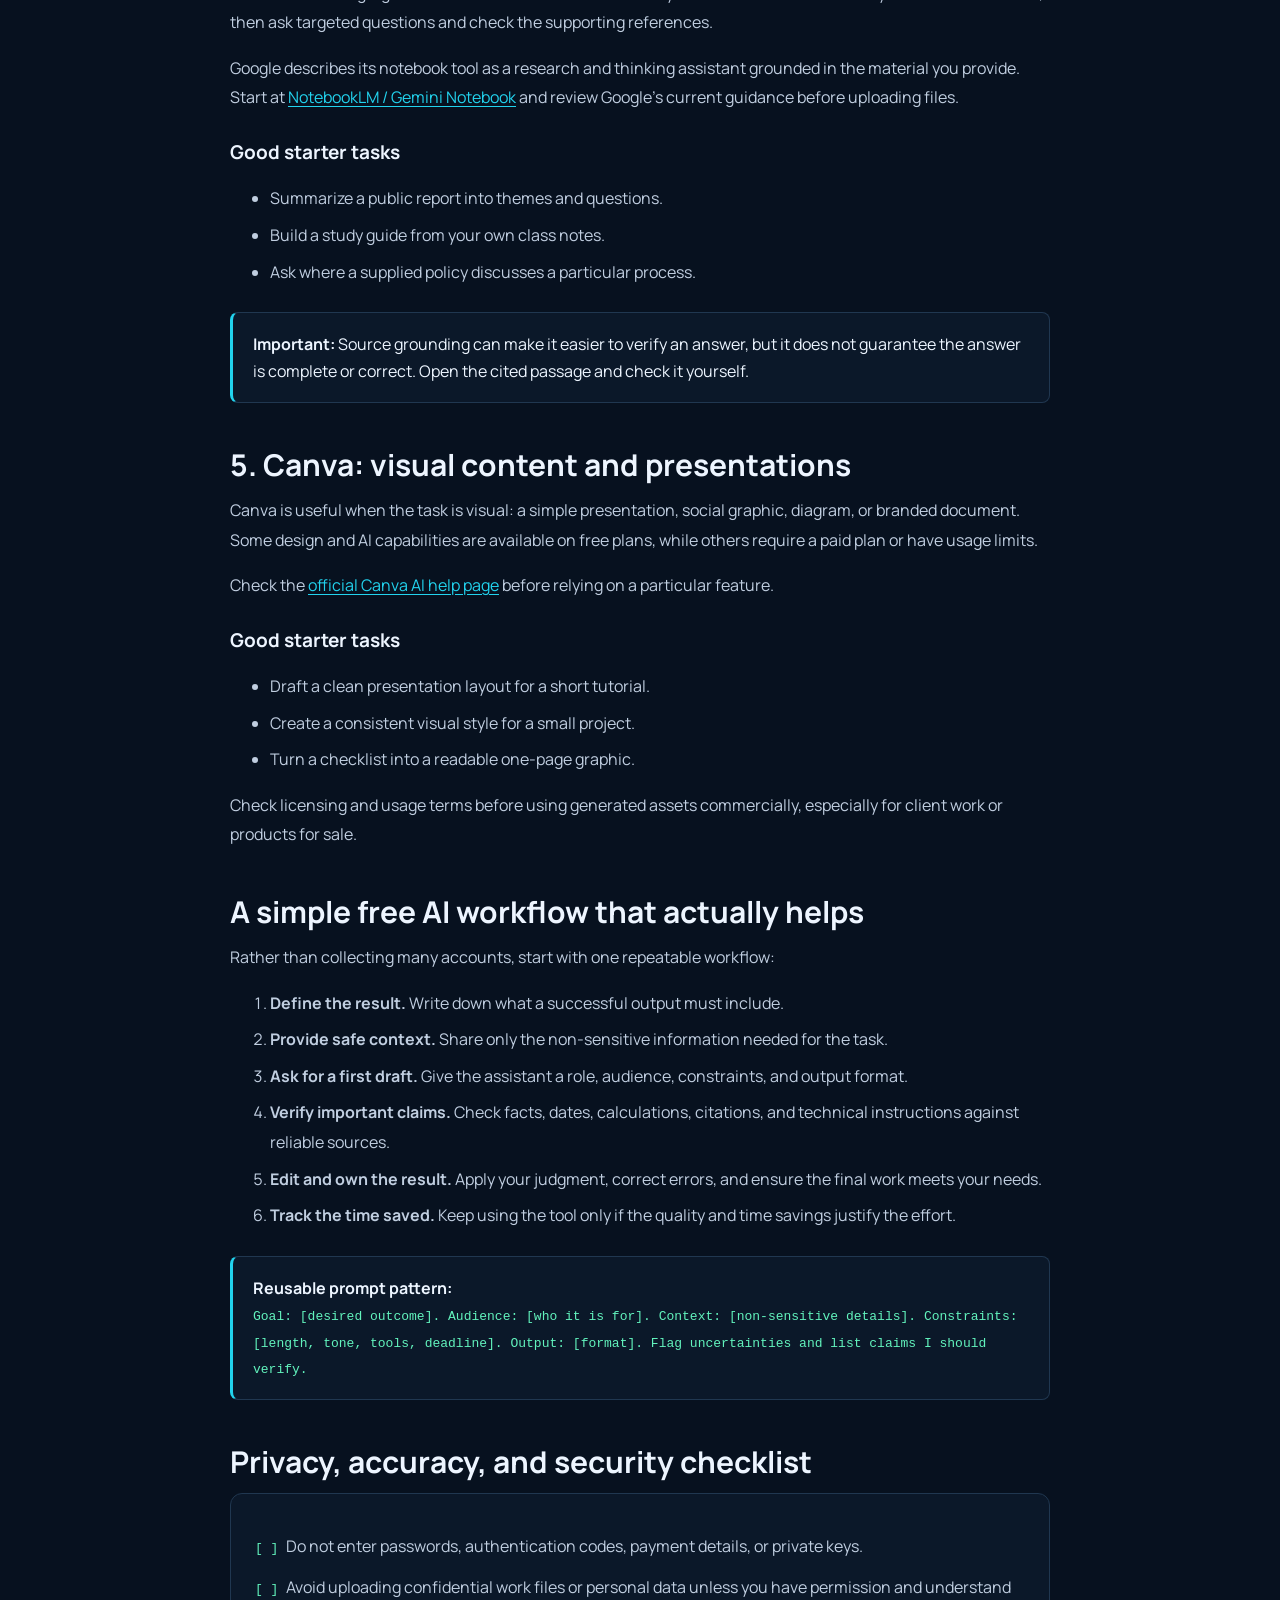
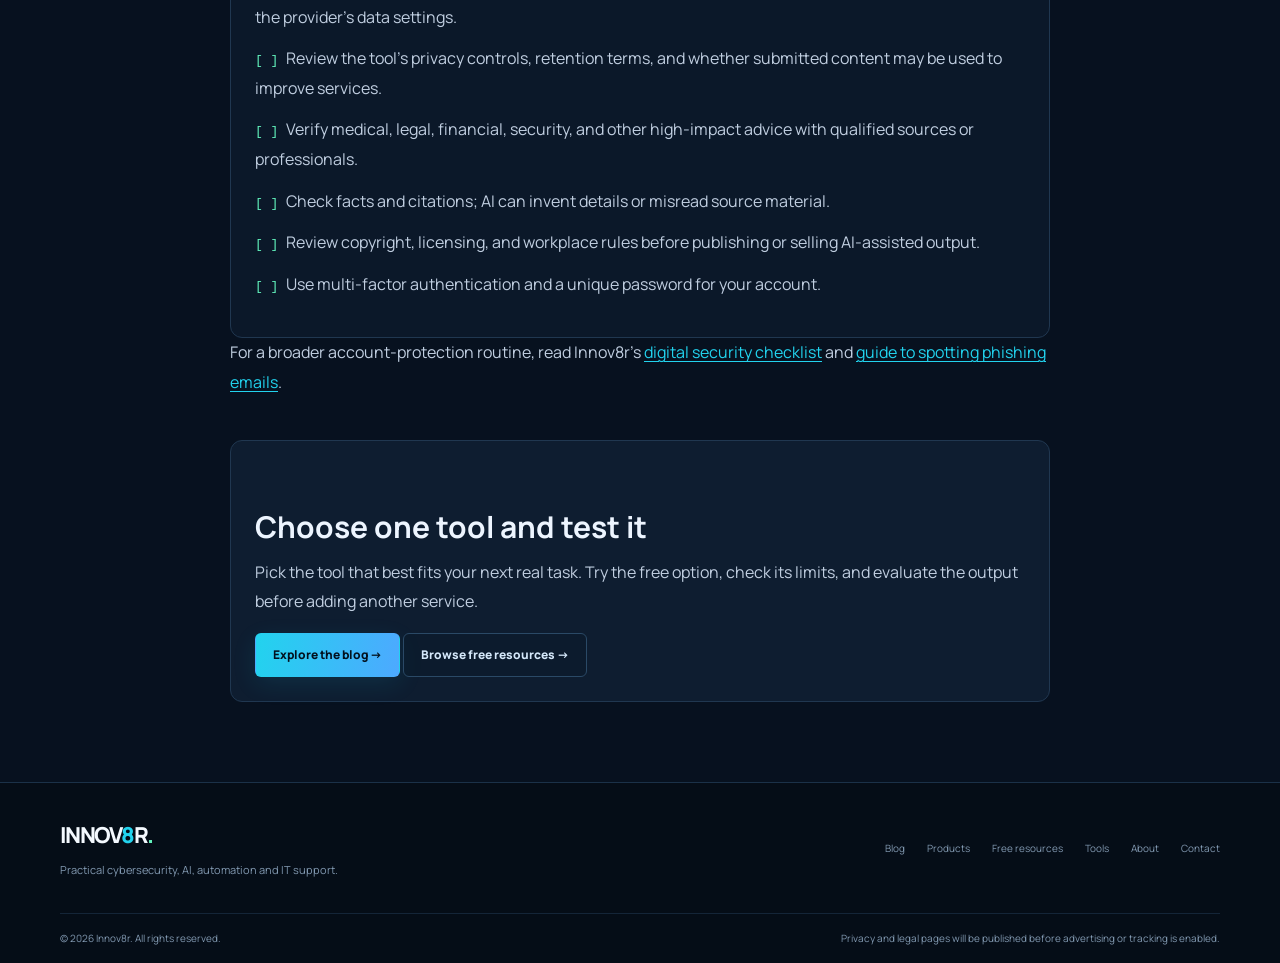
<file: blog/best-free-ai-tools/index.html>
<!doctype html>
<html lang="en">
<head>
  <meta charset="utf-8">
  <meta name="viewport" content="width=device-width, initial-scale=1">
  <meta name="theme-color" content="#07111f">
  <meta name="description" content="Compare useful free AI tools for writing, research, productivity, and design, with practical examples, limitations, and privacy checks.">
  <meta property="og:title" content="Best Free AI Tools for Productivity in 2026 | Innov8r">
  <meta property="og:description" content="A practical guide to free AI tools for everyday productivity, research, writing, and visual content.">
  <meta property="og:type" content="article">
  <link rel="canonical" href="https://innov8r.net/blog/best-free-ai-tools/">
  <link rel="stylesheet" href="/assets/css/style.css">
  <title>Best Free AI Tools for Productivity in 2026 | Innov8r</title>
  <style>
    .article-wrap { width:min(820px,calc(100% - 44px)); margin:0 auto; padding:54px 0 80px; }
    .article-meta { color:var(--muted); font-size:13px; margin:12px 0 28px; }
    .article-wrap h1 { font-size:clamp(34px,5vw,54px); line-height:1.15; letter-spacing:-.04em; margin:16px 0; }
    .article-wrap h2 { margin:42px 0 12px; font-size:clamp(23px,3vw,30px); line-height:1.3; }
    .article-wrap h3 { margin:24px 0 8px; font-size:19px; }
    .article-wrap p,.article-wrap li { color:#c0cee0; line-height:1.85; }
    .article-wrap li { margin:7px 0; }
    .article-intro { font-size:19px; }
    .article-note { padding:18px 20px; border:1px solid var(--line); border-left:3px solid var(--cyan); border-radius:8px; background:var(--bg-soft); margin:25px 0; }
    .article-checklist { padding:22px 24px; border:1px solid var(--line); background:var(--bg-soft); border-radius:12px; }
    .article-checklist ul { list-style:none; padding-left:0; }
    .article-checklist li { margin:12px 0; }
    .article-checklist li::before { content:"[ ] "; color:var(--green); font-family:monospace; }
    .article-toc { padding:20px 24px; border:1px solid var(--line); border-radius:12px; background:var(--panel); }
    .article-toc a,.article-wrap a.inline-link { color:var(--cyan); text-decoration:underline; text-underline-offset:3px; }
    .article-toc li { margin:7px 0; }
    .article-cta { margin-top:42px; padding:24px; border:1px solid var(--line); border-radius:12px; background:var(--panel); }
    .article-wrap code { color:var(--green); overflow-wrap:anywhere; }
    @media(max-width:600px) { .article-wrap { padding-top:36px; } .article-intro { font-size:17px; } }
  </style>
  <script type="application/ld+json">
  {
    "@context": "https://schema.org",
    "@type": "Article",
    "headline": "Best Free AI Tools for Productivity in 2026",
    "description": "A practical guide to free AI tools for everyday productivity, research, writing, and visual content.",
    "author": {"@type": "Organization", "name": "Innov8r"},
    "publisher": {"@type": "Organization", "name": "Innov8r", "url": "https://innov8r.net/"},
    "mainEntityOfPage": {"@type": "WebPage", "@id": "https://innov8r.net/blog/best-free-ai-tools/"},
    "dateModified": "2026-10-27",
    "inLanguage": "en"
  }
  </script>
</head>
<body>
  <div class="announcement"><span class="pulse"></span> Practical technology for a safer, smarter digital world</div>

  <header class="site-header">
    <a class="brand" href="/" aria-label="Innov8r home">INNOV<span>8</span>R<span class="brand-dot">.</span></a>
    <button class="menu-toggle" aria-label="Toggle navigation" aria-expanded="false">☰</button>
    <nav class="nav" aria-label="Main navigation">
      <a href="/">Home</a>
      <a class="active" href="/blog/" aria-current="page">Blog</a>
      <a href="/products/">Products</a>
      <a href="/resources/">Free Resources</a>
      <a href="/tools/">Tools</a>
      <a href="/about/">About</a>
      <a href="/contact/">Contact</a>
    </nav>
  </header>

  <main class="article-wrap">
    <p class="eyebrow">AI TOOLS / PRODUCTIVITY</p>
    <h1>Best Free AI Tools for Productivity in 2026</h1>
    <p class="article-intro">You can use AI to draft and improve writing, brainstorm ideas, research a topic, understand your own documents, and create simple designs—without immediately paying for a subscription. The best starting point is a tool that solves one specific problem, with clear limits and sensible privacy practices.</p>
    <p class="article-meta">By Innov8r Editorial · Updated 27 October 2026 · Practical guide</p>

    <div class="article-note">
      <strong>Quick recommendation:</strong> Start with one general assistant for everyday tasks, then add a research or design tool only if you need it. “Free” usually means usage caps or feature restrictions, and plan details can change.
    </div>

    <nav class="article-toc" aria-label="Article contents">
      <strong>In this guide</strong>
      <ol>
        <li><a href="#quick-list">The best tools at a glance</a></li>
        <li><a href="#chatgpt">ChatGPT: everyday productivity</a></li>
        <li><a href="#claude">Claude: writing and document work</a></li>
        <li><a href="#gemini">Gemini: Google-connected tasks</a></li>
        <li><a href="#notebook">Gemini Notebook: your own sources</a></li>
        <li><a href="#canva">Canva: visual content</a></li>
        <li><a href="#workflow">A simple free AI workflow</a></li>
        <li><a href="#privacy">Privacy and accuracy checklist</a></li>
      </ol>
    </nav>

    <section id="quick-list">
      <h2>The best free AI tools at a glance</h2>
      <p>These are useful starting points rather than a universal ranking. Choose according to the task you actually need to complete.</p>
      <div class="article-checklist">
        <ul>
          <li><strong>ChatGPT</strong> — brainstorming, drafting, explanations, and general-purpose assistance. <a class="inline-link" href="https://chatgpt.com/" target="_blank" rel="noopener noreferrer">Visit ChatGPT</a>.</li>
          <li><strong>Claude</strong> — writing, rewriting, working through lengthy text, and coding help. <a class="inline-link" href="https://claude.ai/" target="_blank" rel="noopener noreferrer">Visit Claude</a>.</li>
          <li><strong>Google Gemini</strong> — general assistance and tasks that fit into Google's ecosystem. <a class="inline-link" href="https://gemini.google.com/" target="_blank" rel="noopener noreferrer">Visit Gemini</a>.</li>
          <li><strong>Gemini Notebook</strong> — asking questions about documents and sources you provide, with source-grounded answers. <a class="inline-link" href="https://notebooklm.google.com/" target="_blank" rel="noopener noreferrer">Open the notebook tool</a>.</li>
          <li><strong>Canva</strong> — presentations, social graphics, and simple visual assets; some AI features have limited free usage. <a class="inline-link" href="https://www.canva.com/" target="_blank" rel="noopener noreferrer">Visit Canva</a>.</li>
        </ul>
      </div>
      <p><strong>Before signing up:</strong> check the provider's current plan page, regional availability, usage limits, and data controls. Features and free allowances change over time.</p>
    </section>

    <section id="chatgpt">
      <h2>1. ChatGPT: everyday productivity</h2>
      <p>A general-purpose AI assistant is often the easiest place to begin. It can help structure a plan, explain a difficult concept, draft a first version of a document, generate examples, or turn rough notes into a clearer format.</p>
      <h3>Good starter tasks</h3>
      <ul>
        <li>Turn bullet points into a concise, professional email.</li>
        <li>Create a project checklist from a goal and deadline.</li>
        <li>Explain a technical concept at beginner, intermediate, or expert level.</li>
        <li>Review a draft for clarity, structure, and missing questions.</li>
      </ul>
      <p>The free plan includes a range of chat capabilities, while some tools and higher-usage features have separate limits. See the <a class="inline-link" href="https://help.openai.com/en/articles/9275245-using-chatgpt-with-images" target="_blank" rel="noopener noreferrer">official ChatGPT Free Tier FAQ</a> for current details.</p>
      <div class="article-note"><strong>Prompt to try:</strong><br><code>Help me plan [task]. Ask up to three important clarifying questions first. Then give me a numbered plan, identify assumptions, and list what I should verify myself.</code></div>
    </section>

    <section id="claude">
      <h2>2. Claude: writing and document work</h2>
      <p>Claude is another general-purpose assistant that can help draft, edit, summarize, and reason through text. It is worth comparing with another assistant on your own typical tasks; there is no single tool that is best for every person or every prompt.</p>
      <h3>Good starter tasks</h3>
      <ul>
        <li>Improve the organization and readability of a report.</li>
        <li>Summarize a non-confidential document into key points and open questions.</li>
        <li>Review a piece of code and explain its logic.</li>
        <li>Compare two drafts against a short set of criteria.</li>
      </ul>
      <p>Claude has a free plan with usage limits. Review the <a class="inline-link" href="https://claude.com/" target="_blank" rel="noopener noreferrer">official Claude site</a> for the latest features and availability.</p>
    </section>

    <section id="gemini">
      <h2>3. Google Gemini: general assistance</h2>
      <p>Gemini is a practical option for general questions, brainstorming, drafting, and certain creative tasks. Its available capabilities can vary by account, country, age, and plan, so check what is enabled for you rather than assuming every feature is included for free.</p>
      <p>Google lists a free option for everyday help. See the <a class="inline-link" href="https://gemini.google/about/" target="_blank" rel="noopener noreferrer">official Gemini overview</a> for current plan information.</p>
      <h3>Try it for</h3>
      <ul>
        <li>Outlining a presentation before you build the slides.</li>
        <li>Generating alternative approaches to a work or study problem.</li>
        <li>Creating a first draft that you then check and rewrite.</li>
      </ul>
    </section>

    <section id="notebook">
      <h2>4. Gemini Notebook: research from your own sources</h2>
      <p>When you need answers based on a specific set of material, a source-grounded notebook tool can be more useful than asking a general chatbot to answer from memory. Add documents or sources you are allowed to use, then ask targeted questions and check the supporting references.</p>
      <p>Google describes its notebook tool as a research and thinking assistant grounded in the material you provide. Start at <a class="inline-link" href="https://notebooklm.google.com/" target="_blank" rel="noopener noreferrer">NotebookLM / Gemini Notebook</a> and review Google's current guidance before uploading files.</p>
      <h3>Good starter tasks</h3>
      <ul>
        <li>Summarize a public report into themes and questions.</li>
        <li>Build a study guide from your own class notes.</li>
        <li>Ask where a supplied policy discusses a particular process.</li>
      </ul>
      <div class="article-note"><strong>Important:</strong> Source grounding can make it easier to verify an answer, but it does not guarantee the answer is complete or correct. Open the cited passage and check it yourself.</div>
    </section>

    <section id="canva">
      <h2>5. Canva: visual content and presentations</h2>
      <p>Canva is useful when the task is visual: a simple presentation, social graphic, diagram, or branded document. Some design and AI capabilities are available on free plans, while others require a paid plan or have usage limits.</p>
      <p>Check the <a class="inline-link" href="https://www.canva.com/help/using-canva-ai/" target="_blank" rel="noopener noreferrer">official Canva AI help page</a> before relying on a particular feature.</p>
      <h3>Good starter tasks</h3>
      <ul>
        <li>Draft a clean presentation layout for a short tutorial.</li>
        <li>Create a consistent visual style for a small project.</li>
        <li>Turn a checklist into a readable one-page graphic.</li>
      </ul>
      <p>Check licensing and usage terms before using generated assets commercially, especially for client work or products for sale.</p>
    </section>

    <section id="workflow">
      <h2>A simple free AI workflow that actually helps</h2>
      <p>Rather than collecting many accounts, start with one repeatable workflow:</p>
      <ol>
        <li><strong>Define the result.</strong> Write down what a successful output must include.</li>
        <li><strong>Provide safe context.</strong> Share only the non-sensitive information needed for the task.</li>
        <li><strong>Ask for a first draft.</strong> Give the assistant a role, audience, constraints, and output format.</li>
        <li><strong>Verify important claims.</strong> Check facts, dates, calculations, citations, and technical instructions against reliable sources.</li>
        <li><strong>Edit and own the result.</strong> Apply your judgment, correct errors, and ensure the final work meets your needs.</li>
        <li><strong>Track the time saved.</strong> Keep using the tool only if the quality and time savings justify the effort.</li>
      </ol>
      <div class="article-note"><strong>Reusable prompt pattern:</strong><br><code>Goal: [desired outcome]. Audience: [who it is for]. Context: [non-sensitive details]. Constraints: [length, tone, tools, deadline]. Output: [format]. Flag uncertainties and list claims I should verify.</code></div>
    </section>

    <section id="privacy">
      <h2>Privacy, accuracy, and security checklist</h2>
      <div class="article-checklist">
        <ul>
          <li>Do not enter passwords, authentication codes, payment details, or private keys.</li>
          <li>Avoid uploading confidential work files or personal data unless you have permission and understand the provider's data settings.</li>
          <li>Review the tool's privacy controls, retention terms, and whether submitted content may be used to improve services.</li>
          <li>Verify medical, legal, financial, security, and other high-impact advice with qualified sources or professionals.</li>
          <li>Check facts and citations; AI can invent details or misread source material.</li>
          <li>Review copyright, licensing, and workplace rules before publishing or selling AI-assisted output.</li>
          <li>Use multi-factor authentication and a unique password for your account.</li>
        </ul>
      </div>
      <p>For a broader account-protection routine, read Innov8r's <a class="inline-link" href="/blog/secure-your-digital-life/">digital security checklist</a> and <a class="inline-link" href="/blog/spot-phishing-emails/">guide to spotting phishing emails</a>.</p>
    </section>

    <div class="article-cta">
      <h2>Choose one tool and test it</h2>
      <p>Pick the tool that best fits your next real task. Try the free option, check its limits, and evaluate the output before adding another service.</p>
      <a class="button button-primary" href="/blog/">Explore the blog →</a>
      <a class="button button-ghost" href="/resources/">Browse free resources →</a>
    </div>
  </main>
  <footer class="site-footer">
    <div class="container footer-main">
      <div>
        <a class="brand" href="/" aria-label="Innov8r home">INNOV<span>8</span>R<span class="brand-dot">.</span></a>
        <p>Practical cybersecurity, AI, automation and IT support.</p>
      </div>
      <div class="footer-links">
        <a href="/blog/">Blog</a>
        <a href="/products/">Products</a>
        <a href="/resources/">Free resources</a>
        <a href="/tools/">Tools</a>
        <a href="/about/">About</a>
        <a href="/contact/">Contact</a>
      </div>
    </div>
    <div class="container footer-bottom">
      <span>© 2026 Innov8r. All rights reserved.</span>
      <span>Privacy and legal pages will be published before advertising or tracking is enabled.</span>
    </div>
  </footer>

  <script>
    const toggle = document.querySelector('.menu-toggle');
    const nav = document.querySelector('.nav');
    if (toggle && nav) {
      toggle.addEventListener('click', () => {
        const open = nav.classList.toggle('nav-open');
        toggle.setAttribute('aria-expanded', String(open));
      });
    }
  </script>
  <!-- Innov8r floating back-to-top button -->
<button class="back-to-top" id="backToTop" type="button"
  aria-label="Back to top" title="Back to top">
  <svg viewBox="0 0 24 24" fill="none" aria-hidden="true">
    <path d="M12 19V5M5.5 11.5 12 5l6.5 6.5"
      stroke="currentColor" stroke-width="2" stroke-linecap="round"
      stroke-linejoin="round"/>
  </svg>
</button>
<script>
  (() => {
    const button = document.getElementById('backToTop');
    if (!button) return;

    const updateVisibility = () => {
      button.classList.toggle('is-visible', window.scrollY > 320);
    };

    window.addEventListener('scroll', updateVisibility, { passive: true });
    updateVisibility();

    button.addEventListener('click', () => {
      window.scrollTo({
        top: 0,
        behavior: window.matchMedia('(prefers-reduced-motion: reduce)').matches
          ? 'auto'
          : 'smooth'
      });
    });
  })();
</script>
</body>
</html>
</file>
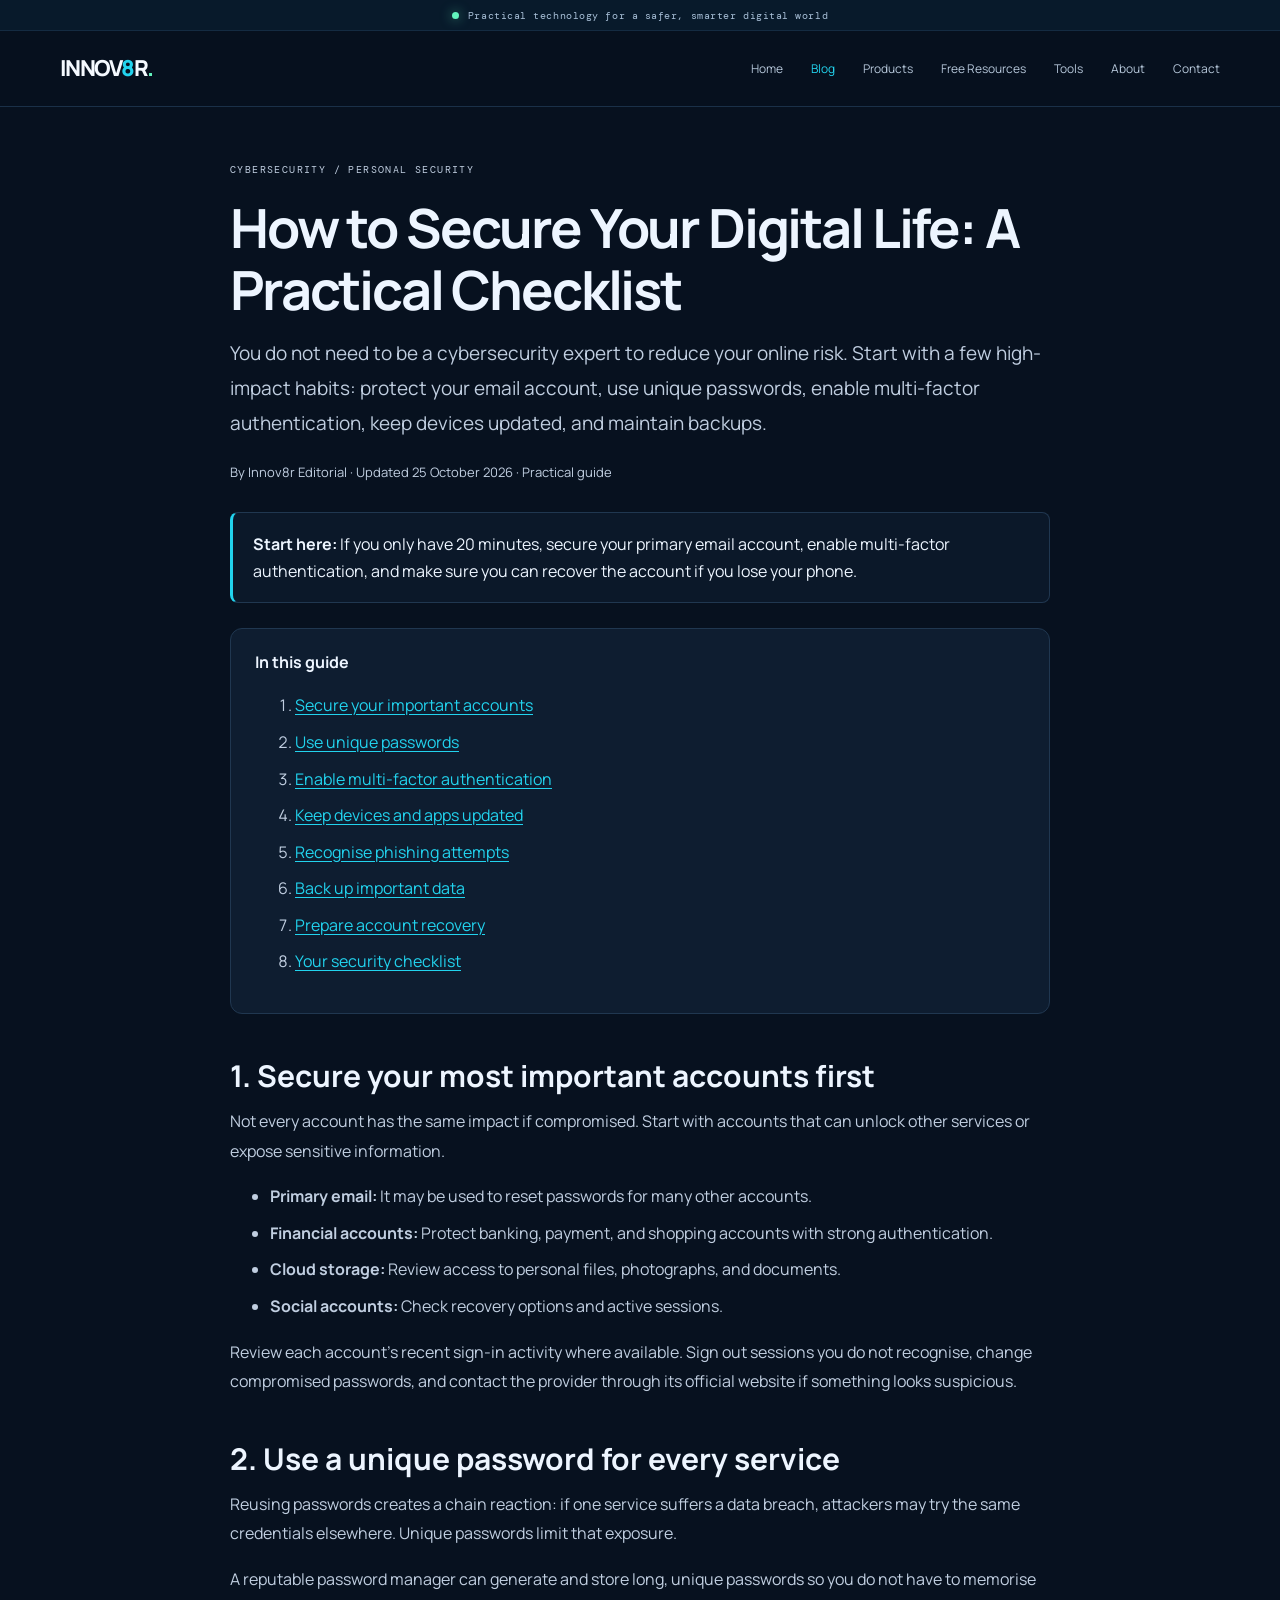
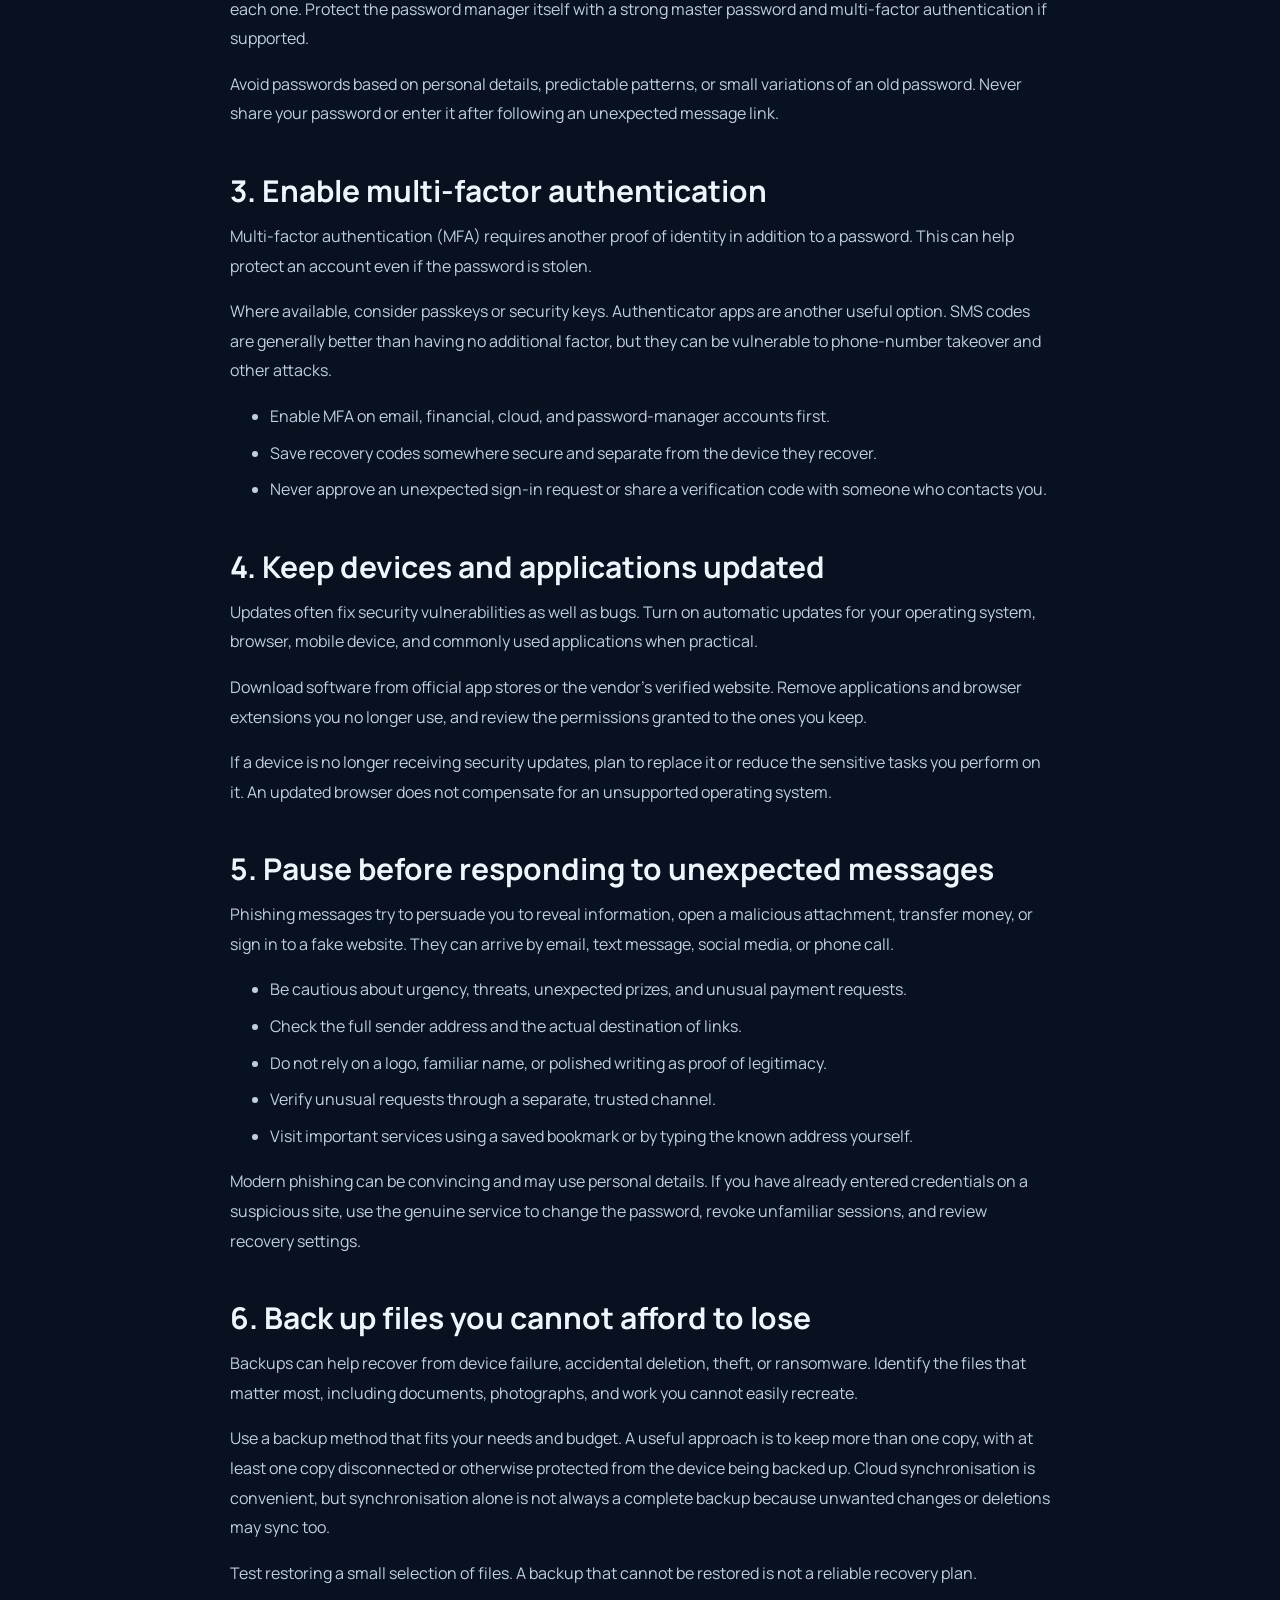
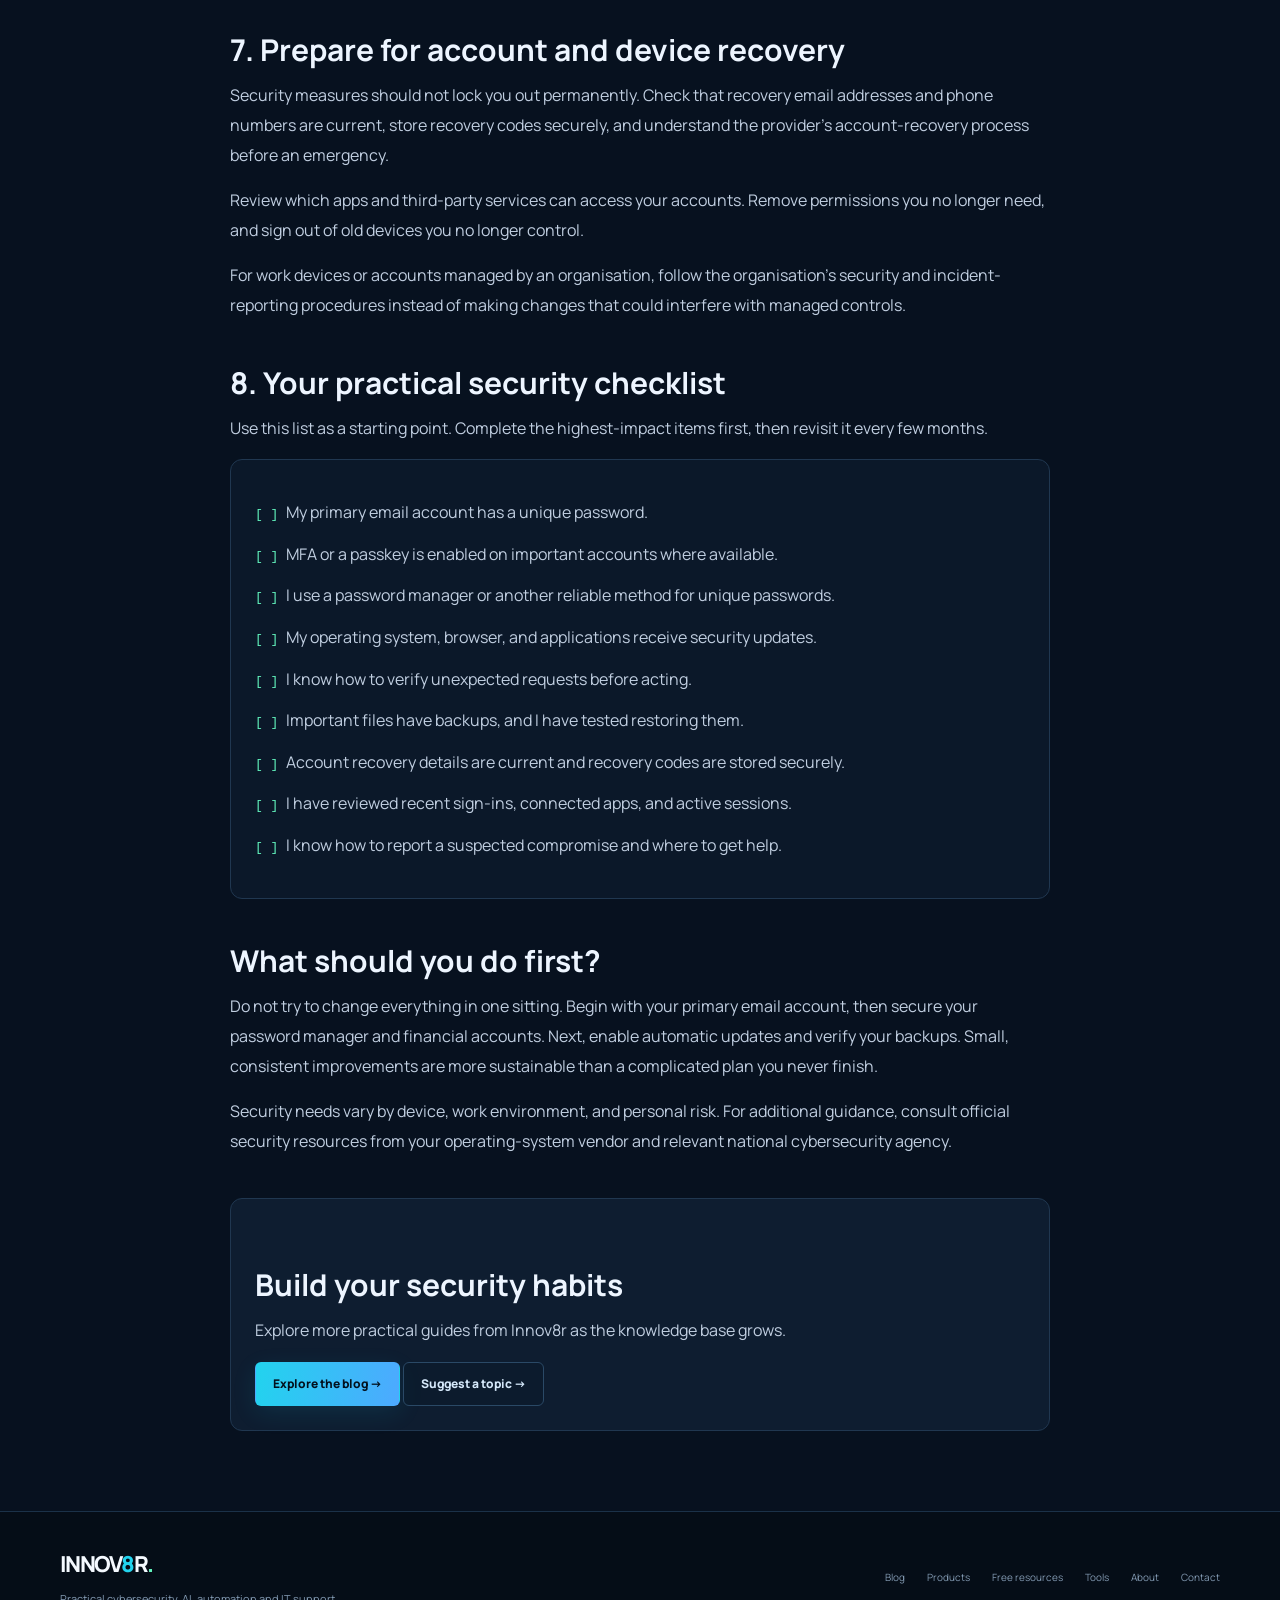
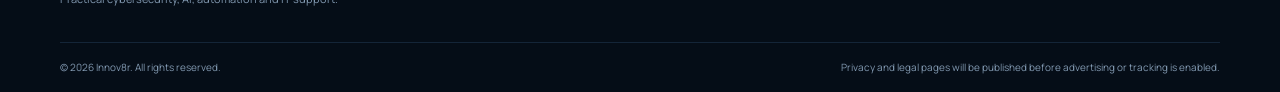
<file: blog/secure-your-digital-life/index.html>
<!doctype html>
<html lang="en">
<head>
  <meta charset="utf-8">
  <meta name="viewport" content="width=device-width, initial-scale=1">
  <meta name="theme-color" content="#07111f">
  <meta name="description" content="Learn how to secure your digital life with practical steps for passwords, MFA, software updates, backups, phishing protection, and account recovery.">
  <meta property="og:title" content="How to Secure Your Digital Life | Innov8r">
  <meta property="og:description" content="A practical cybersecurity checklist for protecting your accounts, devices, and personal data.">
  <meta property="og:type" content="article">
  <link rel="canonical" href="https://innov8r.net/blog/secure-your-digital-life/">
  <link rel="stylesheet" href="/assets/css/style.css">
  <title>How to Secure Your Digital Life: A Practical Checklist | Innov8r</title>
  <style>
    .article-wrap { width:min(820px,calc(100% - 44px)); margin:0 auto; padding:54px 0 80px; }
    .article-meta { color:var(--muted); font-size:13px; margin:12px 0 28px; }
    .article-wrap h1 { font-size:clamp(34px,5vw,54px); line-height:1.15; letter-spacing:-.04em; margin:16px 0; }
    .article-wrap h2 { margin:42px 0 12px; font-size:clamp(23px,3vw,30px); line-height:1.3; }
    .article-wrap h3 { margin:24px 0 8px; font-size:19px; }
    .article-wrap p,.article-wrap li { color:#c0cee0; line-height:1.85; }
    .article-wrap li { margin:7px 0; }
    .article-intro { font-size:19px; }
    .article-note { padding:18px 20px; border:1px solid var(--line); border-left:3px solid var(--cyan); border-radius:8px; background:var(--bg-soft); margin:25px 0; }
    .article-checklist { padding:22px 24px; border:1px solid var(--line); background:var(--bg-soft); border-radius:12px; }
    .article-checklist ul { list-style:none; padding-left:0; }
    .article-checklist li { margin:12px 0; }
    .article-checklist li::before { content:"[ ] "; color:var(--green); font-family:monospace; }
    .article-toc { padding:20px 24px; border:1px solid var(--line); border-radius:12px; background:var(--panel); }
    .article-toc a,.article-wrap a.inline-link { color:var(--cyan); text-decoration:underline; text-underline-offset:3px; }
    .article-toc li { margin:7px 0; }
    .article-cta { margin-top:42px; padding:24px; border:1px solid var(--line); border-radius:12px; background:var(--panel); }
    .article-wrap code { color:var(--green); overflow-wrap:anywhere; }
    @media(max-width:600px) { .article-wrap { padding-top:36px; } .article-intro { font-size:17px; } }
  </style>
</head>
<body>
  <div class="announcement"><span class="pulse"></span> Practical technology for a safer, smarter digital world</div>

  <header class="site-header">
    <a class="brand" href="/" aria-label="Innov8r home">INNOV<span>8</span>R<span class="brand-dot">.</span></a>
    <button class="menu-toggle" aria-label="Toggle navigation" aria-expanded="false">☰</button>
    <nav class="nav" aria-label="Main navigation">
      <a href="/">Home</a>
      <a class="active" href="/blog/" aria-current="page">Blog</a>
      <a href="/products/">Products</a>
      <a href="/free-resources/">Free Resources</a>
      <a href="/tools/">Tools</a>
      <a href="/about/">About</a>
      <a href="/contact/">Contact</a>
    </nav>
  </header>

  <main class="article-wrap">
    <p class="eyebrow">CYBERSECURITY / PERSONAL SECURITY</p>
    <h1>How to Secure Your Digital Life: A Practical Checklist</h1>
    <p class="article-intro">You do not need to be a cybersecurity expert to reduce your online risk. Start with a few high-impact habits: protect your email account, use unique passwords, enable multi-factor authentication, keep devices updated, and maintain backups.</p>
    <p class="article-meta">By Innov8r Editorial · Updated 25 October 2026 · Practical guide</p>

    <div class="article-note">
      <strong>Start here:</strong> If you only have 20 minutes, secure your primary email account, enable multi-factor authentication, and make sure you can recover the account if you lose your phone.
    </div>

    <nav class="article-toc" aria-label="Article contents">
      <strong>In this guide</strong>
      <ol>
        <li><a href="#accounts">Secure your important accounts</a></li>
        <li><a href="#passwords">Use unique passwords</a></li>
        <li><a href="#mfa">Enable multi-factor authentication</a></li>
        <li><a href="#updates">Keep devices and apps updated</a></li>
        <li><a href="#phishing">Recognise phishing attempts</a></li>
        <li><a href="#backups">Back up important data</a></li>
        <li><a href="#recovery">Prepare account recovery</a></li>
        <li><a href="#checklist">Your security checklist</a></li>
      </ol>
    </nav>

    <section id="accounts">
      <h2>1. Secure your most important accounts first</h2>
      <p>Not every account has the same impact if compromised. Start with accounts that can unlock other services or expose sensitive information.</p>
      <ul>
        <li><strong>Primary email:</strong> It may be used to reset passwords for many other accounts.</li>
        <li><strong>Financial accounts:</strong> Protect banking, payment, and shopping accounts with strong authentication.</li>
        <li><strong>Cloud storage:</strong> Review access to personal files, photographs, and documents.</li>
        <li><strong>Social accounts:</strong> Check recovery options and active sessions.</li>
      </ul>
      <p>Review each account's recent sign-in activity where available. Sign out sessions you do not recognise, change compromised passwords, and contact the provider through its official website if something looks suspicious.</p>
    </section>

    <section id="passwords">
      <h2>2. Use a unique password for every service</h2>
      <p>Reusing passwords creates a chain reaction: if one service suffers a data breach, attackers may try the same credentials elsewhere. Unique passwords limit that exposure.</p>
      <p>A reputable password manager can generate and store long, unique passwords so you do not have to memorise each one. Protect the password manager itself with a strong master password and multi-factor authentication if supported.</p>
      <p>Avoid passwords based on personal details, predictable patterns, or small variations of an old password. Never share your password or enter it after following an unexpected message link.</p>
    </section>

    <section id="mfa">
      <h2>3. Enable multi-factor authentication</h2>
      <p>Multi-factor authentication (MFA) requires another proof of identity in addition to a password. This can help protect an account even if the password is stolen.</p>
      <p>Where available, consider passkeys or security keys. Authenticator apps are another useful option. SMS codes are generally better than having no additional factor, but they can be vulnerable to phone-number takeover and other attacks.</p>
      <ul>
        <li>Enable MFA on email, financial, cloud, and password-manager accounts first.</li>
        <li>Save recovery codes somewhere secure and separate from the device they recover.</li>
        <li>Never approve an unexpected sign-in request or share a verification code with someone who contacts you.</li>
      </ul>
    </section>

    <section id="updates">
      <h2>4. Keep devices and applications updated</h2>
      <p>Updates often fix security vulnerabilities as well as bugs. Turn on automatic updates for your operating system, browser, mobile device, and commonly used applications when practical.</p>
      <p>Download software from official app stores or the vendor's verified website. Remove applications and browser extensions you no longer use, and review the permissions granted to the ones you keep.</p>
      <p>If a device is no longer receiving security updates, plan to replace it or reduce the sensitive tasks you perform on it. An updated browser does not compensate for an unsupported operating system.</p>
    </section>

    <section id="phishing">
      <h2>5. Pause before responding to unexpected messages</h2>
      <p>Phishing messages try to persuade you to reveal information, open a malicious attachment, transfer money, or sign in to a fake website. They can arrive by email, text message, social media, or phone call.</p>
      <ul>
        <li>Be cautious about urgency, threats, unexpected prizes, and unusual payment requests.</li>
        <li>Check the full sender address and the actual destination of links.</li>
        <li>Do not rely on a logo, familiar name, or polished writing as proof of legitimacy.</li>
        <li>Verify unusual requests through a separate, trusted channel.</li>
        <li>Visit important services using a saved bookmark or by typing the known address yourself.</li>
      </ul>
      <p>Modern phishing can be convincing and may use personal details. If you have already entered credentials on a suspicious site, use the genuine service to change the password, revoke unfamiliar sessions, and review recovery settings.</p>
    </section>

    <section id="backups">
      <h2>6. Back up files you cannot afford to lose</h2>
      <p>Backups can help recover from device failure, accidental deletion, theft, or ransomware. Identify the files that matter most, including documents, photographs, and work you cannot easily recreate.</p>
      <p>Use a backup method that fits your needs and budget. A useful approach is to keep more than one copy, with at least one copy disconnected or otherwise protected from the device being backed up. Cloud synchronisation is convenient, but synchronisation alone is not always a complete backup because unwanted changes or deletions may sync too.</p>
      <p>Test restoring a small selection of files. A backup that cannot be restored is not a reliable recovery plan.</p>
    </section>

    <section id="recovery">
      <h2>7. Prepare for account and device recovery</h2>
      <p>Security measures should not lock you out permanently. Check that recovery email addresses and phone numbers are current, store recovery codes securely, and understand the provider's account-recovery process before an emergency.</p>
      <p>Review which apps and third-party services can access your accounts. Remove permissions you no longer need, and sign out of old devices you no longer control.</p>
      <p>For work devices or accounts managed by an organisation, follow the organisation's security and incident-reporting procedures instead of making changes that could interfere with managed controls.</p>
    </section>

    <section id="checklist">
      <h2>8. Your practical security checklist</h2>
      <p>Use this list as a starting point. Complete the highest-impact items first, then revisit it every few months.</p>
      <div class="article-checklist">
        <ul>
          <li>My primary email account has a unique password.</li>
          <li>MFA or a passkey is enabled on important accounts where available.</li>
          <li>I use a password manager or another reliable method for unique passwords.</li>
          <li>My operating system, browser, and applications receive security updates.</li>
          <li>I know how to verify unexpected requests before acting.</li>
          <li>Important files have backups, and I have tested restoring them.</li>
          <li>Account recovery details are current and recovery codes are stored securely.</li>
          <li>I have reviewed recent sign-ins, connected apps, and active sessions.</li>
          <li>I know how to report a suspected compromise and where to get help.</li>
        </ul>
      </div>
    </section>

    <section>
      <h2>What should you do first?</h2>
      <p>Do not try to change everything in one sitting. Begin with your primary email account, then secure your password manager and financial accounts. Next, enable automatic updates and verify your backups. Small, consistent improvements are more sustainable than a complicated plan you never finish.</p>
      <p>Security needs vary by device, work environment, and personal risk. For additional guidance, consult official security resources from your operating-system vendor and relevant national cybersecurity agency.</p>
    </section>

    <div class="article-cta">
      <h2>Build your security habits</h2>
      <p>Explore more practical guides from Innov8r as the knowledge base grows.</p>
      <a class="button button-primary" href="/blog/">Explore the blog →</a>
      <a class="button button-ghost" href="/contact/">Suggest a topic →</a>
    </div>
  </main>

  <footer class="site-footer">
    <div class="container footer-main">
      <div>
        <a class="brand" href="/" aria-label="Innov8r home">INNOV<span>8</span>R<span class="brand-dot">.</span></a>
        <p>Practical cybersecurity, AI, automation and IT support.</p>
      </div>
      <div class="footer-links">
        <a href="/blog/">Blog</a>
        <a href="/products/">Products</a>
        <a href="/free-resources/">Free resources</a>
        <a href="/tools/">Tools</a>
        <a href="/about/">About</a>
        <a href="/contact/">Contact</a>
      </div>
    </div>
    <div class="container footer-bottom">
      <span>© 2026 Innov8r. All rights reserved.</span>
      <span>Privacy and legal pages will be published before advertising or tracking is enabled.</span>
    </div>
  </footer>

  <script>
    const toggle = document.querySelector('.menu-toggle');
    const nav = document.querySelector('.nav');
    if (toggle && nav) {
      toggle.addEventListener('click', () => {
        const open = nav.classList.toggle('nav-open');
        toggle.setAttribute('aria-expanded', String(open));
      });
    }
  </script>
  <!-- Innov8r floating back-to-top button -->
<button class="back-to-top" id="backToTop" type="button"
  aria-label="Back to top" title="Back to top">
  <svg viewBox="0 0 24 24" fill="none" aria-hidden="true">
    <path d="M12 19V5M5.5 11.5 12 5l6.5 6.5"
      stroke="currentColor" stroke-width="2" stroke-linecap="round"
      stroke-linejoin="round"/>
  </svg>
</button>
<script>
  (() => {
    const button = document.getElementById('backToTop');
    if (!button) return;

    const updateVisibility = () => {
      button.classList.toggle('is-visible', window.scrollY > 320);
    };

    window.addEventListener('scroll', updateVisibility, { passive: true });
    updateVisibility();

    button.addEventListener('click', () => {
      window.scrollTo({
        top: 0,
        behavior: window.matchMedia('(prefers-reduced-motion: reduce)').matches
          ? 'auto'
          : 'smooth'
      });
    });
  })();
</script>
</body>
</html>
</file>
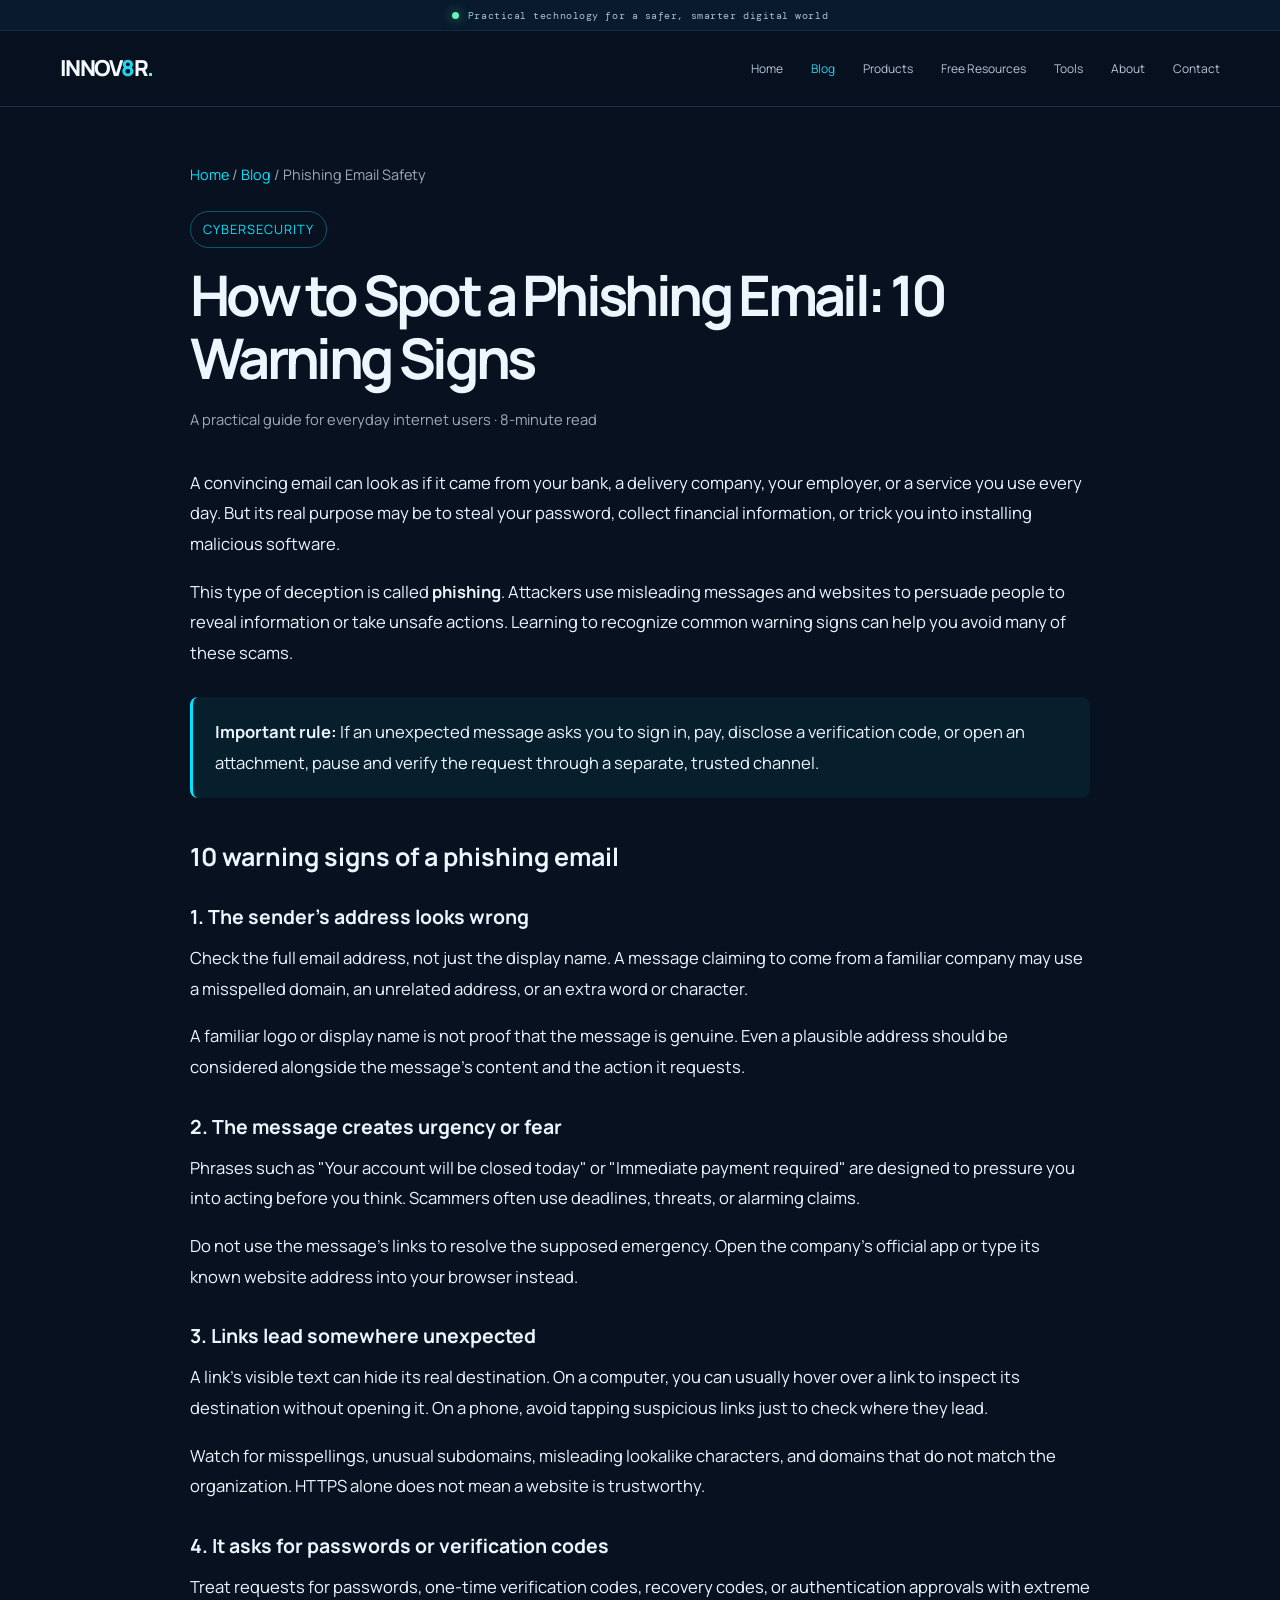
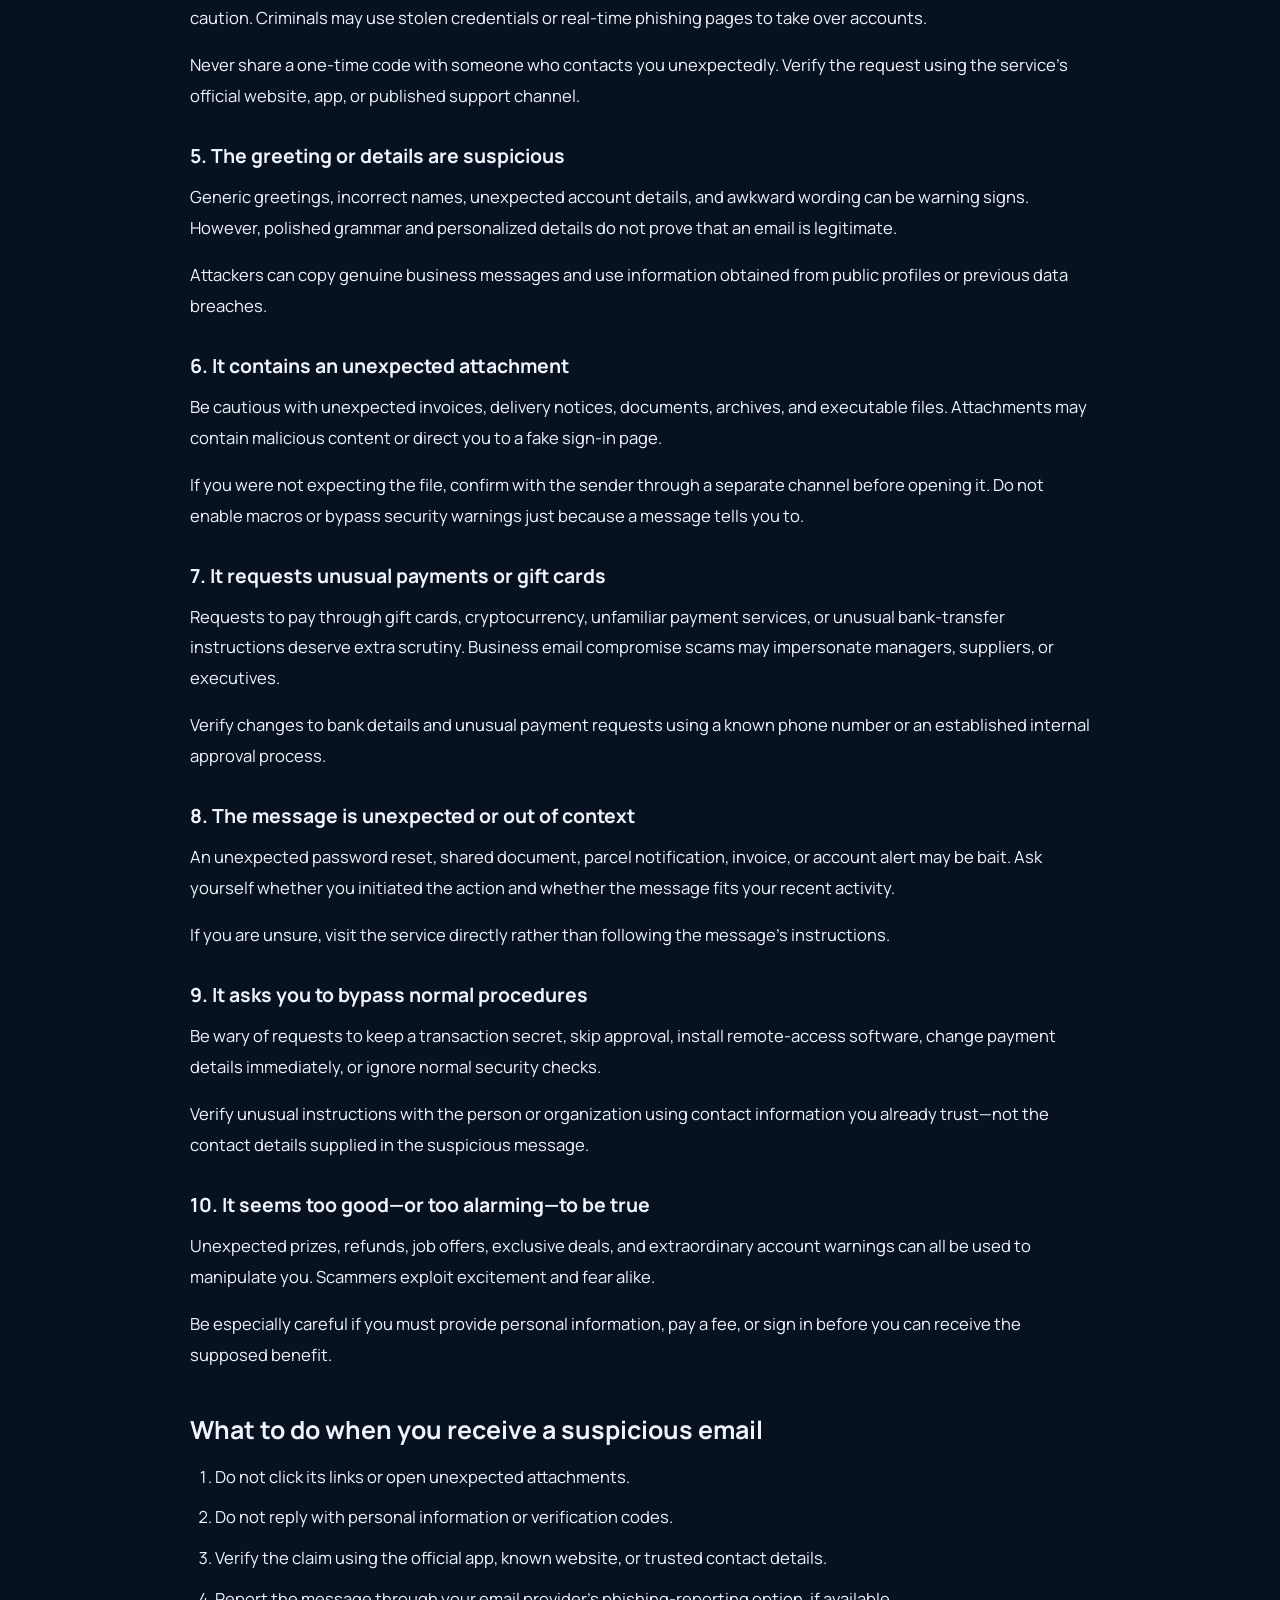
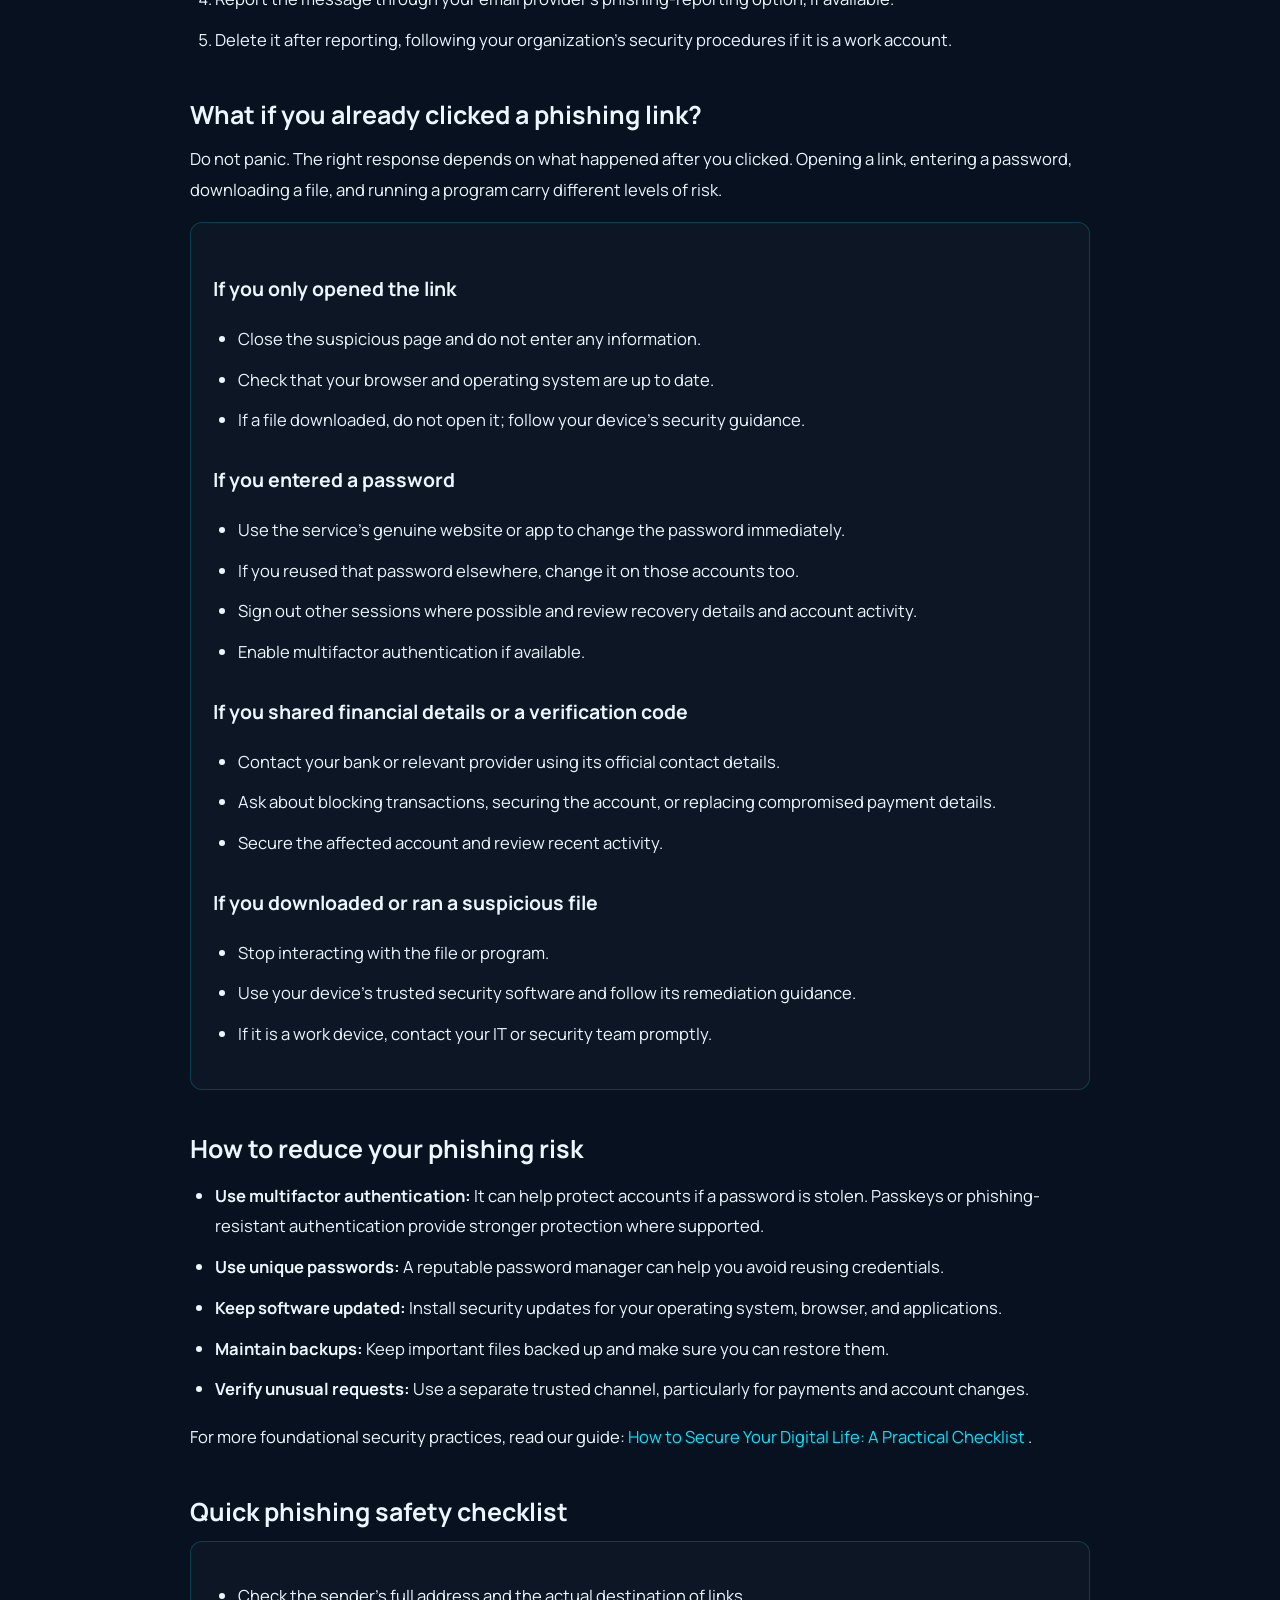
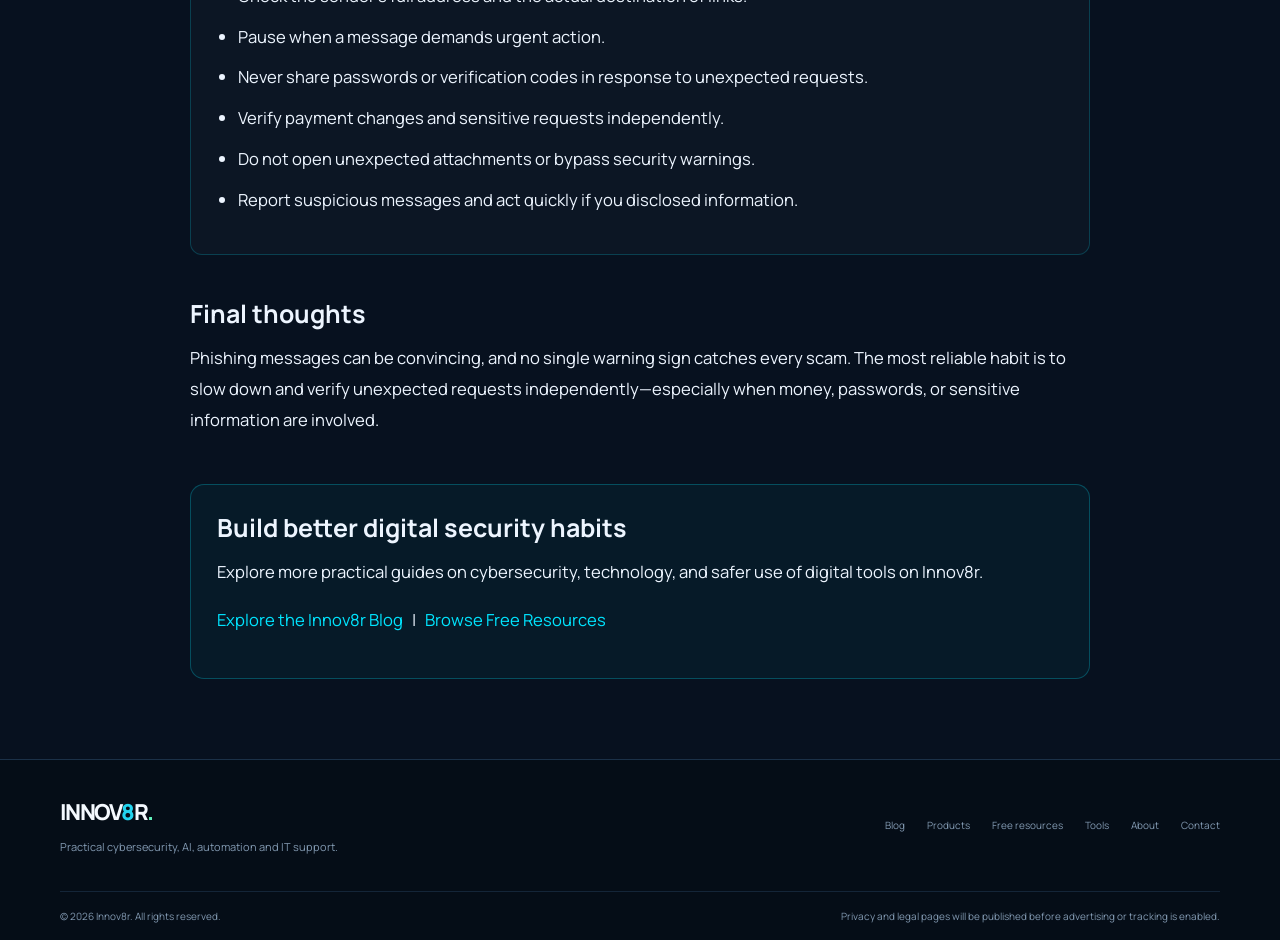
<file: blog/spot-phishing-emails/index.html>
<!DOCTYPE html>
<html lang="en">
<head>
  <meta charset="UTF-8">
  <meta name="viewport" content="width=device-width, initial-scale=1.0">
  <meta name="robots" content="index, follow">
  <meta name="description" content="Learn how to spot a phishing email with 10 practical warning signs, plus steps to take if you click a suspicious link or share sensitive information.">
  <meta name="author" content="Innov8r">
  <title>How to Spot a Phishing Email: 10 Warning Signs | Innov8r</title>
  <link rel="canonical" href="https://innov8r.net/blog/spot-phishing-emails/">
  <link rel="stylesheet" href="/assets/css/style.css">

  <meta property="og:type" content="article">
  <meta property="og:title" content="How to Spot a Phishing Email: 10 Warning Signs">
  <meta property="og:description" content="Recognize phishing emails, check suspicious links, and learn what to do if you click one.">
  <meta property="og:url" content="https://innov8r.net/blog/spot-phishing-emails/">

  <style>
    .article-wrap {
      width: min(900px, calc(100% - 40px));
      margin: 0 auto;
      padding: 56px 0 80px;
    }

    .article-breadcrumbs {
      font-size: 0.9rem;
      margin-bottom: 24px;
      color: var(--text-muted, #a0a9ba);
    }

    .article-breadcrumbs a {
      color: var(--accent, #00e5ff);
      text-decoration: none;
    }

    .article-header {
      margin-bottom: 36px;
    }

    .article-category {
      display: inline-block;
      margin-bottom: 16px;
      padding: 7px 12px;
      border: 1px solid rgba(0, 229, 255, 0.35);
      border-radius: 999px;
      color: var(--accent, #00e5ff);
      font-size: 0.8rem;
      letter-spacing: 0.08em;
      text-transform: uppercase;
    }

    .article-header h1 {
      font-size: clamp(2.1rem, 5vw, 3.5rem);
      line-height: 1.12;
      margin: 0 0 18px;
    }

    .article-meta {
      color: var(--text-muted, #a0a9ba);
      font-size: 0.92rem;
    }

    .article-content {
      color: var(--text, #e6edf7);
      font-size: 1.04rem;
      line-height: 1.85;
    }

    .article-content h2 {
      margin-top: 42px;
      margin-bottom: 14px;
      line-height: 1.3;
    }

    .article-content h3 {
      margin-top: 26px;
      margin-bottom: 8px;
    }

    .article-content a {
      color: var(--accent, #00e5ff);
      text-underline-offset: 3px;
    }

    .article-content ul,
    .article-content ol {
      padding-left: 25px;
    }

    .article-content li {
      margin-bottom: 10px;
    }

    .article-callout {
      margin: 28px 0;
      padding: 20px 22px;
      border-left: 3px solid var(--accent, #00e5ff);
      border-radius: 8px;
      background: rgba(0, 229, 255, 0.06);
    }

    .article-checklist {
      padding: 22px;
      border: 1px solid rgba(0, 229, 255, 0.2);
      border-radius: 12px;
      background: rgba(255, 255, 255, 0.025);
    }

    .article-cta {
      margin-top: 48px;
      padding: 26px;
      border: 1px solid rgba(0, 229, 255, 0.25);
      border-radius: 14px;
      background: rgba(0, 229, 255, 0.045);
    }

    .article-cta h2 {
      margin-top: 0;
    }

    @media (max-width: 600px) {
      .article-wrap {
        width: min(100% - 28px, 900px);
        padding-top: 36px;
      }

      .article-content {
        font-size: 1rem;
      }

      .article-checklist,
      .article-cta {
        padding: 18px;
      }
    }
  </style>

  <script type="application/ld+json">
  {
    "@context": "https://schema.org",
    "@type": "Article",
    "headline": "How to Spot a Phishing Email: 10 Warning Signs",
    "description": "Learn to recognize phishing emails and respond safely to suspicious messages.",
    "author": {
      "@type": "Organization",
      "name": "Innov8r"
    },
    "publisher": {
      "@type": "Organization",
      "name": "Innov8r",
      "url": "https://innov8r.net/"
    },
    "mainEntityOfPage": {
      "@type": "WebPage",
      "@id": "https://innov8r.net/blog/spot-phishing-emails/"
    },
    "inLanguage": "en"
  }
  </script>
</head>

<body>

  <div class="announcement"><span class="pulse"></span> Practical technology for a safer, smarter digital world</div>

  <header class="site-header">
    <a class="brand" href="/" aria-label="Innov8r home">INNOV<span>8</span>R<span class="brand-dot">.</span></a>
    <button class="menu-toggle" aria-label="Toggle navigation" aria-expanded="false">☰</button>
    <nav class="nav" aria-label="Main navigation">
      <a href="/">Home</a>
      <a class="active" href="/blog/" aria-current="page">Blog</a>
      <a href="/products/">Products</a>
      <a href="/resources/">Free Resources</a>
      <a href="/tools/">Tools</a>
      <a href="/about/">About</a>
      <a href="/contact/">Contact</a>
    </nav>
  </header>

  <main class="article-wrap">
    <div class="article-breadcrumbs">
      <a href="/">Home</a> /
      <a href="/blog/">Blog</a> /
      <span>Phishing Email Safety</span>
    </div>

    <article>
      <header class="article-header">
        <span class="article-category">Cybersecurity</span>
        <h1>How to Spot a Phishing Email: 10 Warning Signs</h1>
        <p class="article-meta">
          A practical guide for everyday internet users · 8-minute read
        </p>
      </header>

      <div class="article-content">
        <p>
          A convincing email can look as if it came from your bank, a delivery
          company, your employer, or a service you use every day. But its real
          purpose may be to steal your password, collect financial information,
          or trick you into installing malicious software.
        </p>

        <p>
          This type of deception is called <strong>phishing</strong>. Attackers
          use misleading messages and websites to persuade people to reveal
          information or take unsafe actions. Learning to recognize common
          warning signs can help you avoid many of these scams.
        </p>

        <div class="article-callout">
          <strong>Important rule:</strong> If an unexpected message asks you to
          sign in, pay, disclose a verification code, or open an attachment,
          pause and verify the request through a separate, trusted channel.
        </div>

        <h2>10 warning signs of a phishing email</h2>

        <h3>1. The sender's address looks wrong</h3>
        <p>
          Check the full email address, not just the display name. A message
          claiming to come from a familiar company may use a misspelled domain,
          an unrelated address, or an extra word or character.
        </p>
        <p>
          A familiar logo or display name is not proof that the message is
          genuine. Even a plausible address should be considered alongside the
          message's content and the action it requests.
        </p>

        <h3>2. The message creates urgency or fear</h3>
        <p>
          Phrases such as "Your account will be closed today" or "Immediate
          payment required" are designed to pressure you into acting before
          you think. Scammers often use deadlines, threats, or alarming claims.
        </p>
        <p>
          Do not use the message's links to resolve the supposed emergency.
          Open the company's official app or type its known website address
          into your browser instead.
        </p>

        <h3>3. Links lead somewhere unexpected</h3>
        <p>
          A link's visible text can hide its real destination. On a computer,
          you can usually hover over a link to inspect its destination without
          opening it. On a phone, avoid tapping suspicious links just to check
          where they lead.
        </p>
        <p>
          Watch for misspellings, unusual subdomains, misleading lookalike
          characters, and domains that do not match the organization. HTTPS
          alone does not mean a website is trustworthy.
        </p>

        <h3>4. It asks for passwords or verification codes</h3>
        <p>
          Treat requests for passwords, one-time verification codes, recovery
          codes, or authentication approvals with extreme caution. Criminals
          may use stolen credentials or real-time phishing pages to take over
          accounts.
        </p>
        <p>
          Never share a one-time code with someone who contacts you
          unexpectedly. Verify the request using the service's official
          website, app, or published support channel.
        </p>

        <h3>5. The greeting or details are suspicious</h3>
        <p>
          Generic greetings, incorrect names, unexpected account details, and
          awkward wording can be warning signs. However, polished grammar and
          personalized details do not prove that an email is legitimate.
        </p>
        <p>
          Attackers can copy genuine business messages and use information
          obtained from public profiles or previous data breaches.
        </p>

        <h3>6. It contains an unexpected attachment</h3>
        <p>
          Be cautious with unexpected invoices, delivery notices, documents,
          archives, and executable files. Attachments may contain malicious
          content or direct you to a fake sign-in page.
        </p>
        <p>
          If you were not expecting the file, confirm with the sender through a
          separate channel before opening it. Do not enable macros or bypass
          security warnings just because a message tells you to.
        </p>

        <h3>7. It requests unusual payments or gift cards</h3>
        <p>
          Requests to pay through gift cards, cryptocurrency, unfamiliar
          payment services, or unusual bank-transfer instructions deserve
          extra scrutiny. Business email compromise scams may impersonate
          managers, suppliers, or executives.
        </p>
        <p>
          Verify changes to bank details and unusual payment requests using a
          known phone number or an established internal approval process.
        </p>

        <h3>8. The message is unexpected or out of context</h3>
        <p>
          An unexpected password reset, shared document, parcel notification,
          invoice, or account alert may be bait. Ask yourself whether you
          initiated the action and whether the message fits your recent
          activity.
        </p>
        <p>
          If you are unsure, visit the service directly rather than following
          the message's instructions.
        </p>

        <h3>9. It asks you to bypass normal procedures</h3>
        <p>
          Be wary of requests to keep a transaction secret, skip approval,
          install remote-access software, change payment details immediately,
          or ignore normal security checks.
        </p>
        <p>
          Verify unusual instructions with the person or organization using
          contact information you already trust—not the contact details
          supplied in the suspicious message.
        </p>

        <h3>10. It seems too good—or too alarming—to be true</h3>
        <p>
          Unexpected prizes, refunds, job offers, exclusive deals, and
          extraordinary account warnings can all be used to manipulate you.
          Scammers exploit excitement and fear alike.
        </p>
        <p>
          Be especially careful if you must provide personal information,
          pay a fee, or sign in before you can receive the supposed benefit.
        </p>

        <h2>What to do when you receive a suspicious email</h2>
        <ol>
          <li>Do not click its links or open unexpected attachments.</li>
          <li>Do not reply with personal information or verification codes.</li>
          <li>Verify the claim using the official app, known website, or trusted contact details.</li>
          <li>Report the message through your email provider's phishing-reporting option, if available.</li>
          <li>Delete it after reporting, following your organization's security procedures if it is a work account.</li>
        </ol>

        <h2>What if you already clicked a phishing link?</h2>
        <p>
          Do not panic. The right response depends on what happened after you
          clicked. Opening a link, entering a password, downloading a file, and
          running a program carry different levels of risk.
        </p>

        <div class="article-checklist">
          <h3>If you only opened the link</h3>
          <ul>
            <li>Close the suspicious page and do not enter any information.</li>
            <li>Check that your browser and operating system are up to date.</li>
            <li>If a file downloaded, do not open it; follow your device's security guidance.</li>
          </ul>

          <h3>If you entered a password</h3>
          <ul>
            <li>Use the service's genuine website or app to change the password immediately.</li>
            <li>If you reused that password elsewhere, change it on those accounts too.</li>
            <li>Sign out other sessions where possible and review recovery details and account activity.</li>
            <li>Enable multifactor authentication if available.</li>
          </ul>

          <h3>If you shared financial details or a verification code</h3>
          <ul>
            <li>Contact your bank or relevant provider using its official contact details.</li>
            <li>Ask about blocking transactions, securing the account, or replacing compromised payment details.</li>
            <li>Secure the affected account and review recent activity.</li>
          </ul>

          <h3>If you downloaded or ran a suspicious file</h3>
          <ul>
            <li>Stop interacting with the file or program.</li>
            <li>Use your device's trusted security software and follow its remediation guidance.</li>
            <li>If it is a work device, contact your IT or security team promptly.</li>
          </ul>
        </div>

        <h2>How to reduce your phishing risk</h2>
        <ul>
          <li><strong>Use multifactor authentication:</strong> It can help protect accounts if a password is stolen. Passkeys or phishing-resistant authentication provide stronger protection where supported.</li>
          <li><strong>Use unique passwords:</strong> A reputable password manager can help you avoid reusing credentials.</li>
          <li><strong>Keep software updated:</strong> Install security updates for your operating system, browser, and applications.</li>
          <li><strong>Maintain backups:</strong> Keep important files backed up and make sure you can restore them.</li>
          <li><strong>Verify unusual requests:</strong> Use a separate trusted channel, particularly for payments and account changes.</li>
        </ul>

        <p>
          For more foundational security practices, read our guide:
          <a href="/blog/secure-your-digital-life/">
            How to Secure Your Digital Life: A Practical Checklist
          </a>.
        </p>

        <h2>Quick phishing safety checklist</h2>
        <div class="article-checklist">
          <ul>
            <li>Check the sender's full address and the actual destination of links.</li>
            <li>Pause when a message demands urgent action.</li>
            <li>Never share passwords or verification codes in response to unexpected requests.</li>
            <li>Verify payment changes and sensitive requests independently.</li>
            <li>Do not open unexpected attachments or bypass security warnings.</li>
            <li>Report suspicious messages and act quickly if you disclosed information.</li>
          </ul>
        </div>

        <h2>Final thoughts</h2>
        <p>
          Phishing messages can be convincing, and no single warning sign
          catches every scam. The most reliable habit is to slow down and
          verify unexpected requests independently—especially when money,
          passwords, or sensitive information are involved.
        </p>

        <div class="article-cta">
          <h2>Build better digital security habits</h2>
          <p>
            Explore more practical guides on cybersecurity, technology, and
            safer use of digital tools on Innov8r.
          </p>
          <p>
            <a href="/blog/">Explore the Innov8r Blog</a>
            &nbsp; | &nbsp;
            <a href="/resources/">Browse Free Resources</a>
          </p>
        </div>
      </div>
    </article>
  </main>

  <footer class="site-footer">
    <div class="container footer-main">
      <div>
        <a class="brand" href="/" aria-label="Innov8r home">INNOV<span>8</span>R<span class="brand-dot">.</span></a>
        <p>Practical cybersecurity, AI, automation and IT support.</p>
      </div>
      <div class="footer-links">
        <a href="/blog/">Blog</a>
        <a href="/products/">Products</a>
        <a href="/resources/">Free resources</a>
        <a href="/tools/">Tools</a>
        <a href="/about/">About</a>
        <a href="/contact/">Contact</a>
      </div>
    </div>
    <div class="container footer-bottom">
      <span>© 2026 Innov8r. All rights reserved.</span>
      <span>Privacy and legal pages will be published before advertising or tracking is enabled.</span>
    </div>
  </footer>

  <button class="back-to-top" type="button" aria-label="Scroll back to top" title="Back to top">
    <span aria-hidden="true">↑</span>
  </button>

  <script>
    // Mobile navigation
    const menuToggle = document.querySelector('.menu-toggle');
    const nav = document.querySelector('.nav');

    if (menuToggle && nav) {
      menuToggle.addEventListener('click', () => {
        const isExpanded = menuToggle.getAttribute('aria-expanded') === 'true';
        menuToggle.setAttribute('aria-expanded', String(!isExpanded));
        nav.classList.toggle('nav-open');
      });
    }

    // Back-to-top button
    const backToTop = document.querySelector('.back-to-top');
    const reducedMotion = window.matchMedia('(prefers-reduced-motion: reduce)');

    if (backToTop) {
      const updateBackToTop = () => {
        backToTop.classList.toggle('is-visible', window.scrollY > 320);
      };

      window.addEventListener('scroll', updateBackToTop, { passive: true });
      updateBackToTop();

      backToTop.addEventListener('click', () => {
        window.scrollTo({
          top: 0,
          behavior: reducedMotion.matches ? 'auto' : 'smooth'
        });
      });
    }

    // Current year
    const yearElement = document.getElementById('current-year');
    if (yearElement) {
      yearElement.textContent = new Date().getFullYear();
    }
  </script>

</body>
</html>
</file>
<file: assets/css/style.css>
@import url('https://fonts.googleapis.com/css2?family=DM+Mono:wght@400;500&family=Manrope:wght@400;500;600;700;800&display=swap');

:root {
  --bg: #07111f;
  --bg-soft: #0b1829;
  --panel: #0e1d30;
  --panel-hover: #11253b;
  --line: #203750;
  --text: #edf5ff;
  --muted: #9bb0c8;
  --cyan: #22d3ee;
  --blue: #38a5ff;
  --green: #62f3bd;
  --max: 1160px;
}
* { box-sizing: border-box; }
html { scroll-behavior: smooth; }
body { margin: 0; background: var(--bg); color: var(--text); font-family: Manrope, Arial, sans-serif; line-height: 1.65; }
a { color: inherit; text-decoration: none; }
button, input { font: inherit; }
.container { width: min(var(--max), calc(100% - 44px)); margin-inline: auto; }
.announcement { min-height: 31px; display: flex; justify-content: center; align-items: center; gap: 9px; padding: 5px 16px; color: #a9c0d8; background: #081a2b; border-bottom: 1px solid #142b42; font: 10px 'DM Mono', monospace; letter-spacing: .055em; text-align: center; }
.pulse, .status-dot { width: 7px; height: 7px; display: inline-block; border-radius: 50%; background: var(--green); box-shadow: 0 0 12px #62f3bd99; }
.site-header { height: 76px; display: flex; align-items: center; justify-content: space-between; gap: 30px; padding: 0 max(22px, calc((100% - var(--max))/2)); background: #07111ff2; border-bottom: 1px solid #1a3048; position: sticky; top: 0; z-index: 20; backdrop-filter: blur(14px); }
.brand { color: #f4f9ff; font-size: 22px; font-weight: 800; letter-spacing: -.07em; white-space: nowrap; }
.brand > span:first-child { color: var(--cyan); }
.brand-dot { color: var(--green); }
.nav { display: flex; align-items: center; gap: clamp(12px, 2.2vw, 28px); }
.nav a { font-size: 12px; color: #b6c7da; transition: color .2s; }
.nav a:hover, .nav a.active { color: var(--cyan); }
.menu-toggle { display: none; color: var(--text); border: 1px solid var(--line); background: var(--panel); border-radius: 8px; padding: 7px 10px; }
.hero { min-height: 555px; display: grid; grid-template-columns: 1.05fr .95fr; gap: 36px; align-items: center; padding-block: 66px 72px; }
.eyebrow { margin: 0 0 15px; color: var(--cyan); font: 10px 'DM Mono', monospace; letter-spacing: .14em; }
.eyebrow-line { display: inline-block; width: 24px; height: 1px; margin: 0 8px 3px 0; background: var(--cyan); }
h1, h2, h3, p { margin-top: 0; }
h1 { margin-bottom: 22px; font-size: clamp(38px, 5.3vw, 66px); line-height: 1.1; letter-spacing: -.065em; }
.gradient-text { color: var(--cyan); text-shadow: 0 0 32px #22d3ee30; }
.hero-text { max-width: 550px; margin-bottom: 28px; color: #b2c3d6; font-size: 16px; line-height: 1.8; }
.hero-actions { display: flex; flex-wrap: wrap; gap: 12px; }
.button { min-height: 44px; display: inline-flex; align-items: center; justify-content: center; gap: 12px; padding: 11px 17px; border: 1px solid transparent; border-radius: 6px; font-size: 12px; font-weight: 800; transition: transform .2s, border-color .2s, background .2s; cursor: pointer; }
.button:hover { transform: translateY(-2px); }
.button-primary { color: #03111e; background: linear-gradient(100deg, var(--cyan), #4da9ff); box-shadow: 0 7px 24px #12bde51c; }
.button-ghost { border-color: #2a4966; color: #d5e8fa; background: #0b1a2b80; }
.button-ghost:hover { border-color: var(--cyan); }
.hero-proof { display: flex; flex-wrap: wrap; align-items: center; gap: 10px; margin-top: 35px; color: #8198b0; font: 10px 'DM Mono', monospace; }
.proof-icon { color: var(--green); font-size: 15px; }.proof-sep { color: #35516b; }
.hero-visual { position: relative; min-height: 360px; overflow: hidden; border: 1px solid #1c4561; border-radius: 14px; background: radial-gradient(ellipse at 52% 45%, #0b4b6a70 0, transparent 45%), linear-gradient(145deg, #0c2135, #07111f 75%); box-shadow: 0 0 60px #008dc21a, inset 0 0 35px #00c8ff08; }
.visual-grid { position: absolute; inset: 0; opacity: .3; background-image: linear-gradient(#24516c 1px, transparent 1px), linear-gradient(90deg, #24516c 1px, transparent 1px); background-size: 31px 31px; mask-image: linear-gradient(to bottom, #000, transparent 90%); }
.orbit { position: absolute; left: 50%; top: 49%; border: 1px solid #2ac6e64c; border-radius: 50%; transform: translate(-50%,-50%) rotate(-24deg); }
.orbit-one { width: 270px; height: 155px; }.orbit-two { width: 210px; height: 290px; transform: translate(-50%,-50%) rotate(48deg); border-color: #4e9eff55; }
.core-shield { position: absolute; left: 50%; top: 49%; transform: translate(-50%,-50%); width: 152px; height: 152px; display: flex; flex-direction: column; justify-content: center; align-items: center; gap: 4px; border: 1px solid #24c8e9aa; border-radius: 50%; background: radial-gradient(circle, #0d3851, #081a2b 72%); box-shadow: 0 0 45px #00cfff25, inset 0 0 25px #00cfff14; }
.core-shield > span { color: var(--cyan); font-size: 51px; line-height: 1; text-shadow: 0 0 20px #22d3ee; }.core-shield b { font-size: 12px; letter-spacing: .08em; }.core-shield small { color: #6e9ab7; font: 8px 'DM Mono', monospace; }
.float-card { position: absolute; z-index: 2; display: flex; gap: 10px; align-items: center; padding: 12px 14px; border: 1px solid #28506a; border-radius: 7px; background: #091827e8; color: #94abc1; font: 9px 'DM Mono', monospace; box-shadow: 0 8px 22px #0003; }
.float-card-top { top: 25px; right: 20px; flex-wrap: wrap; width: 142px; }.float-card-top strong { width: 100%; color: var(--green); font-size: 10px; }.float-card-bottom { left: 20px; bottom: 23px; }.float-card-bottom div { display: grid; gap: 2px; }.float-card-bottom strong { color: #dff5ff; font-size: 10px; }.float-card-bottom small { color: #7792ac; font-size: 9px; }.mini-code { color: var(--cyan); font-size: 19px; }.scanline { position: absolute; top: 0; left: 0; width: 100%; height: 1px; background: #29d5ff70; box-shadow: 0 0 18px #29d5ff; animation: scan 7s linear infinite; opacity: .5; }
@keyframes scan { from { transform: translateY(0); } to { transform: translateY(360px); } }
.section { padding-block: 42px 76px; }
.section-heading { display: flex; justify-content: space-between; align-items: end; gap: 28px; margin-bottom: 27px; }
.section-heading h2, .feature-inner h2, .newsletter h2 { margin-bottom: 0; font-size: clamp(25px, 3vw, 34px); letter-spacing: -.045em; line-height: 1.2; }
.section-intro { max-width: 390px; margin-bottom: 0; color: var(--muted); font-size: 13px; }
.topic-grid { display: grid; grid-template-columns: repeat(4, 1fr); gap: 14px; }
.topic-card { padding: 23px 21px; border: 1px solid #203750; border-radius: 9px; background: linear-gradient(145deg, #0e1d30, #091523); transition: transform .2s, border-color .2s, background .2s; }
.topic-card:hover { transform: translateY(-4px); border-color: #2388ac; background: var(--panel-hover); }
.topic-icon { display: grid; place-items: center; width: 39px; height: 39px; margin-bottom: 18px; border: 1px solid #1c6b86; border-radius: 9px; color: var(--cyan); background: #0a2a3c; font-size: 23px; }
.topic-card h3 { margin-bottom: 8px; font-size: 15px; }.topic-card p { min-height: 62px; margin-bottom: 17px; color: var(--muted); font-size: 12px; }.card-link, .text-link { color: var(--cyan); font: 11px 'DM Mono', monospace; }
.feature-band { padding-block: 36px; border-block: 1px solid #17344a; background: linear-gradient(100deg, #0b1e30, #0b2435 50%, #0a1727); }
.feature-inner { display: flex; align-items: center; justify-content: space-between; gap: 24px; }.feature-inner h2 { margin-bottom: 9px; }.muted { color: var(--muted); font-size: 13px; }.feature-inner p:last-child { margin-bottom: 0; }
.resource-grid { display: grid; grid-template-columns: repeat(3, 1fr); gap: 17px; }
.resource-card { overflow: hidden; border: 1px solid #203750; border-radius: 10px; background: #0a1726; }
.resource-art { height: 145px; display: flex; align-items: center; justify-content: center; flex-direction: column; gap: 2px; position: relative; overflow: hidden; background-image: linear-gradient(135deg, #0b2c43, #07111f); }
.resource-art:before { content: ""; position: absolute; inset: 0; opacity: .4; background-image: linear-gradient(#24516c 1px, transparent 1px), linear-gradient(90deg, #24516c 1px, transparent 1px); background-size: 20px 20px; }
.resource-art span { z-index: 1; color: var(--cyan); font-size: 48px; text-shadow: 0 0 25px #22d3ee70; }.resource-art small { z-index: 1; color: #87b6d0; font: 9px 'DM Mono', monospace; letter-spacing: .15em; }.art-ai { background-image: radial-gradient(circle at center, #123d65, #07111f 75%); }.art-network { background-image: radial-gradient(circle at center, #123c3d, #07111f 75%); }
.resource-content { padding: 20px; }.pill { display: inline-block; padding: 3px 7px; border: 1px solid #1d657e; border-radius: 3px; color: var(--cyan); font: 8px 'DM Mono', monospace; letter-spacing: .06em; }.resource-content h3 { margin: 12px 0 7px; font-size: 15px; }.resource-content p { min-height: 42px; margin-bottom: 14px; color: var(--muted); font-size: 12px; }.resource-content a { color: var(--cyan); font-size: 11px; font-weight: 700; }
.newsletter { display: flex; align-items: center; gap: 20px; margin-bottom: 70px; padding: 27px; border: 1px solid #21445b; border-radius: 12px; background: linear-gradient(105deg, #0d2235, #0a1827); }.newsletter-mark { display: grid; place-items: center; flex: 0 0 48px; height: 48px; border: 1px solid #1d6e8a; border-radius: 10px; color: var(--cyan); font-size: 25px; }.newsletter > div:nth-child(2) { flex: 1; }.newsletter h2 { margin-bottom: 6px; font-size: 20px; }.newsletter p:last-child { margin-bottom: 0; }
.site-footer { border-top: 1px solid #1b3148; background: #050d17; }.footer-main { display: flex; justify-content: space-between; gap: 35px; padding-block: 34px; }.footer-main p { margin: 8px 0 0; color: #8299b1; font-size: 11px; }.footer-links { display: flex; flex-wrap: wrap; gap: 14px 22px; align-content: center; }.footer-links a, .footer-bottom { color: #8299b1; font-size: 10px; }.footer-links a:hover { color: var(--cyan); }.footer-bottom { display: flex; justify-content: space-between; gap: 18px; padding-block: 16px; border-top: 1px solid #142538; }
.page-hero { padding: 70px 0 45px; border-bottom: 1px solid #193249; background: radial-gradient(ellipse at 80% 20%, #0d395040, transparent 50%); }.page-hero h1 { max-width: 800px; font-size: clamp(35px, 5vw, 54px); }.page-hero p:last-child { max-width: 720px; margin-bottom: 0; color: var(--muted); font-size: 15px; }
.content-section { padding-block: 45px 80px; }.content-grid { display: grid; grid-template-columns: repeat(3, 1fr); gap: 17px; }.content-card { padding: 22px; border: 1px solid var(--line); border-radius: 9px; background: var(--panel); }.content-card .category { color: var(--cyan); font: 9px 'DM Mono', monospace; letter-spacing: .1em; }.content-card h2, .content-card h3 { margin: 10px 0; font-size: 17px; line-height: 1.4; }.content-card p { color: var(--muted); font-size: 12px; }.content-card a { color: var(--cyan); font-size: 11px; font-weight: 700; }.notice { padding: 15px 17px; border-left: 3px solid var(--cyan); background: #0b2130; color: #b9cde0; font-size: 12px; }
@media (max-width: 900px) { .site-header { gap: 15px; }.nav { gap: 12px; }.nav a { font-size: 11px; }.hero { gap: 24px; }.topic-grid { grid-template-columns: repeat(2, 1fr); } }
@media (max-width: 700px) {
  .container { width: min(100% - 32px, var(--max)); }.site-header { height: 66px; padding-inline: 16px; }.menu-toggle { display: block; }.nav { display: none; position: absolute; top: 65px; left: 0; right: 0; padding: 14px 18px 20px; flex-direction: column; align-items: stretch; gap: 0; border-bottom: 1px solid var(--line); background: #07111f; }.nav.nav-open { display: flex; }.nav a { padding: 11px 3px; font-size: 13px; border-bottom: 1px solid #152b40; }
  .hero { grid-template-columns: 1fr; padding-block: 52px 55px; }.hero-visual { min-height: 320px; }.section { padding-block: 32px 55px; }.section-heading { display: block; }.section-intro { margin-top: 14px; }.topic-grid, .resource-grid, .content-grid { grid-template-columns: 1fr; }.topic-card p, .resource-content p { min-height: 0; }.feature-inner { align-items: flex-start; flex-direction: column; }.newsletter { align-items: flex-start; flex-wrap: wrap; margin-bottom: 48px; padding: 21px; }.newsletter > div:nth-child(2) { min-width: calc(100% - 70px); }.footer-main, .footer-bottom { flex-direction: column; }.footer-links { gap: 12px 18px; }.footer-bottom { gap: 8px; }.page-hero { padding: 50px 0 35px; }
}
@media (prefers-reduced-motion: reduce) { *, *::before, *::after { scroll-behavior: auto !important; animation-duration: .01ms !important; transition-duration: .01ms !important; } }


/* Innov8r article: floating back-to-top button */
.back-to-top {
  position: fixed;
  right: clamp(16px, 2.5vw, 28px);
  bottom: clamp(16px, 2.5vw, 28px);
  z-index: 1000;
  width: 48px;
  height: 48px;
  display: inline-flex;
  align-items: center;
  justify-content: center;
  border: 1px solid rgba(66, 232, 196, .55);
  border-radius: 14px;
  background: rgba(7, 17, 31, .94);
  color: #42e8c4;
  box-shadow: 0 8px 26px rgba(0, 0, 0, .32);
  cursor: pointer;
  opacity: 0;
  visibility: hidden;
  transform: translateY(8px);
  transition: opacity .2s ease, transform .2s ease, visibility .2s ease, background .2s ease;
  backdrop-filter: blur(10px);
  -webkit-backdrop-filter: blur(10px);
}
.back-to-top.is-visible {
  opacity: 1;
  visibility: visible;
  transform: translateY(0);
}
.back-to-top:hover {
  background: rgba(66, 232, 196, .12);
  border-color: #42e8c4;
}
.back-to-top:focus-visible {
  outline: 2px solid #42e8c4;
  outline-offset: 4px;
}
.back-to-top svg {
  width: 22px;
  height: 22px;
  display: block;
}
@media (max-width: 600px) {
  .back-to-top {
    width: 44px;
    height: 44px;
    right: 14px;
    bottom: 14px;
    border-radius: 12px;
  }
}
@media (prefers-reduced-motion: reduce) {
  .back-to-top { transition: none; }
}
</file>
<file: assets/css/batch2.css>
/* Batch 2 additions. This file extends the existing shared stylesheet without replacing it. */
.page-shell { padding-top: 3.5rem; padding-bottom: 4.5rem; max-width: 1080px; }
.eyebrow, .topic-code, .terminal-label { color: #42e8c4; font: 600 .78rem/1.5 ui-monospace, SFMono-Regular, Menlo, Consolas, monospace; letter-spacing: .12em; text-transform: uppercase; }
.accent-text { color: #42e8c4; }
.lead { max-width: 760px; color: #b8c6d8; font-size: 1.15rem; line-height: 1.8; margin: 1rem 0 2.25rem; }
.info-panel, .callout-panel, .topic-card, .terminal-card, .contact-aside { border: 1px solid rgba(66,232,196,.18); border-radius: 14px; background: rgba(10,20,36,.72); padding: clamp(1.15rem, 3vw, 2rem); margin: 1.25rem 0; }
.info-panel h2, .callout-panel h2, .contact-aside h2 { margin-top: 0; }
.topic-grid { display: grid; grid-template-columns: repeat(2, minmax(0, 1fr)); gap: 1rem; }
.topic-card { margin: 0; padding: 1.25rem; }
.topic-card h3 { margin: .65rem 0; }
.topic-card p, .legal-section p, .clean-list { color: #b8c6d8; line-height: 1.8; }
.clean-list { padding-left: 1.25rem; }
.clean-list li { margin: .45rem 0; }
.callout-panel { background: linear-gradient(135deg, rgba(18,42,62,.88), rgba(10,20,36,.88)); }
.button { display: inline-flex; gap: .6rem; align-items: center; border-radius: 8px; padding: .8rem 1.1rem; font-weight: 700; text-decoration: none; cursor: pointer; }
.button-primary { border: 1px solid #42e8c4; background: #42e8c4; color: #07131f; }
.contact-layout { display: grid; grid-template-columns: minmax(0, 1.5fr) minmax(240px, .8fr); gap: 1.5rem; align-items: start; }
.contact-form { display: grid; gap: .65rem; }
.contact-form label { color: #dce7f5; font-weight: 600; margin-top: .4rem; }
.contact-form input, .contact-form select, .contact-form textarea { width: 100%; padding: .8rem .9rem; color: #eaf2ff; background: #081321; border: 1px solid #2a4059; border-radius: 8px; font: inherit; }
.contact-form input:focus, .contact-form select:focus, .contact-form textarea:focus { outline: 2px solid #42e8c4; outline-offset: 2px; }
.contact-form textarea { resize: vertical; }
.form-note { color: #aabbd0; font-size: .88rem; line-height: 1.65; }
.form-status { color: #42e8c4; line-height: 1.6; }
.terminal-card { font-family: ui-monospace, SFMono-Regular, Menlo, Consolas, monospace; }
.status-dot { display: inline-block; width: .55rem; height: .55rem; margin-right: .4rem; border-radius: 50%; background: #42e8c4; }
.status-pending { background: #f0bd59; }
.legal-page { max-width: 900px; }
.legal-updated { color: #aabbd0; font-size: .9rem; }
.notice-panel { border-left: 3px solid #f0bd59; padding: 1rem 1.25rem; margin: 1.5rem 0; background: rgba(240,189,89,.08); color: #dce7f5; line-height: 1.75; }
.legal-section { padding: 1rem 0; border-bottom: 1px solid rgba(150,180,210,.14); }
.legal-section h2 { font-size: 1.2rem; }
@media (max-width: 720px) {
  .topic-grid, .contact-layout { grid-template-columns: 1fr; }
  .page-shell { padding-top: 2.25rem; }
}
</file>
<file: assets/css/batch3.css>
/* Batch 3: resource directory and legal-page refinements */
.resource-grid{display:grid;grid-template-columns:repeat(2,minmax(0,1fr));gap:1rem;margin:1.5rem 0 2rem}
.resource-card{border:1px solid rgba(66,232,196,.18);border-radius:14px;background:rgba(10,20,36,.72);padding:clamp(1.15rem,2.8vw,1.7rem)}
.resource-card h2{margin:.75rem 0 .5rem;font-size:1.25rem}
.resource-card p{color:#b8c6d8;line-height:1.75}
.resource-tag{color:#42e8c4;font:600 .72rem/1.5 ui-monospace,SFMono-Regular,Menlo,Consolas,monospace;letter-spacing:.1em}
.resource-status{display:inline-block;margin-top:.4rem;color:#f0bd59;font-size:.86rem;line-height:1.5}
.small-print{color:#aabbd0;font-size:.9rem;line-height:1.7}
@media(max-width:720px){.resource-grid{grid-template-columns:1fr}}
</file>
